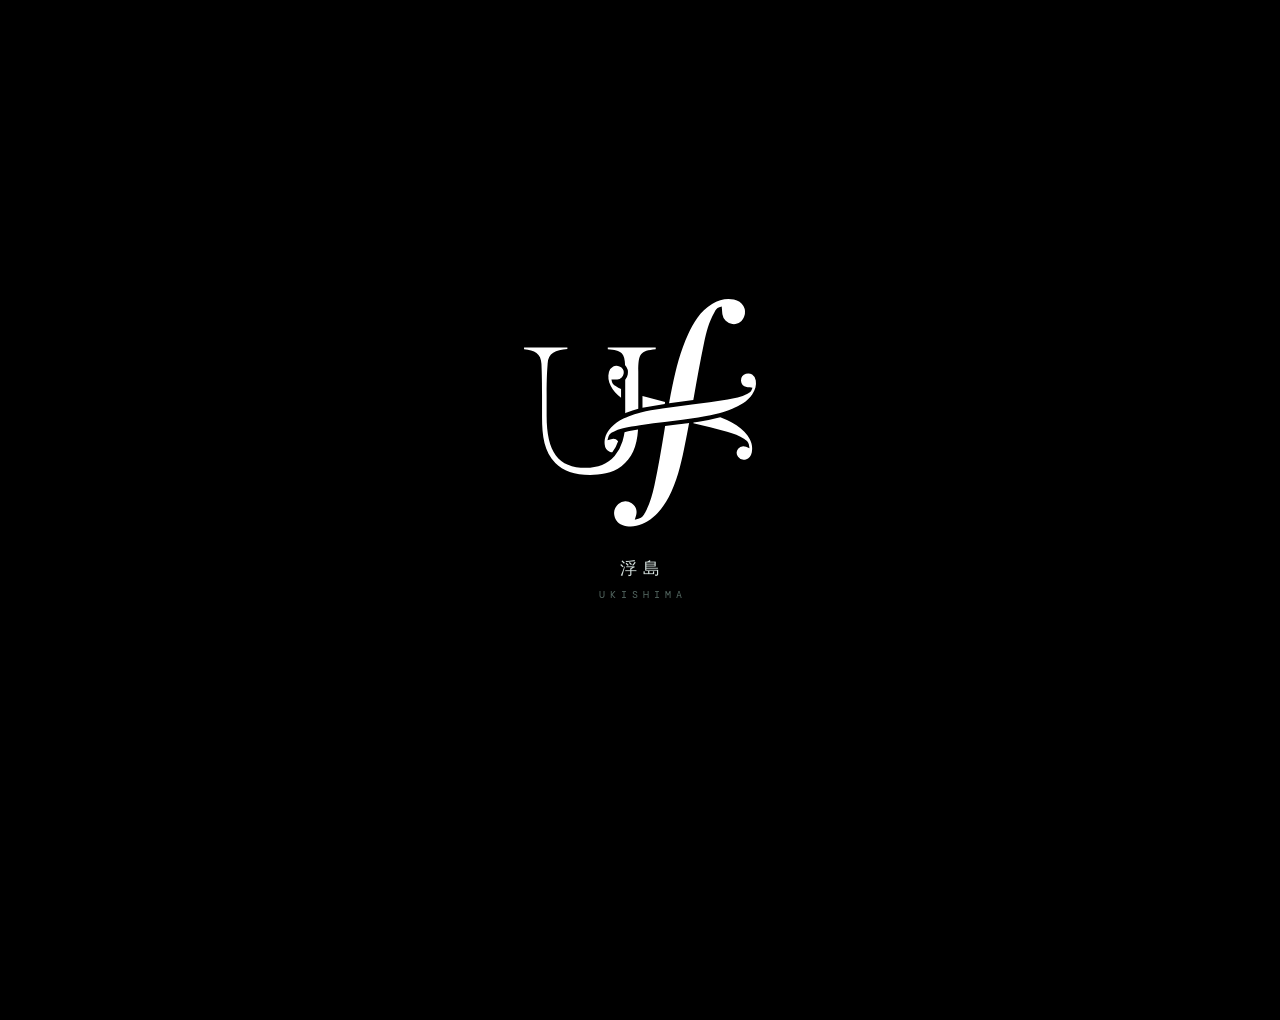
<file: index.html>
﻿<!DOCTYPE html>
<html lang="es">
<head>
  <meta charset="UTF-8">
  <meta name="viewport" content="width=device-width, initial-scale=1.0, viewport-fit=cover">
  <meta name="theme-color" content="#000000">
  <meta name="color-scheme" content="dark">
  <title>Inicio · UNAM</title>
  <link rel="icon" href="assets/images/favicon.svg" type="image/svg+xml">
  <link rel="apple-touch-icon" href="assets/images/apple-touch-icon.png">
  <link rel="manifest" href="manifest.json">
  <link rel="preload" href="assets/fonts/nuFiD-vYSZviVYUb_rj3ij__anPXDTzYgA.woff2" as="font" type="font/woff2" crossorigin>
  <link rel="preload" href="assets/fonts/nuFkD-vYSZviVYUb_rj3ij__anPXDTnogkk7.woff2" as="font" type="font/woff2" crossorigin>
  <link rel="preload" href="assets/fonts/rP2Yp2ywxg089UriI5-g4vlH9VoD8Cmcqbu0-K4.woff2" as="font" type="font/woff2" crossorigin>
  <link rel="preload" href="assets/fonts/aFTU7PB1QTsUX8KYthqQBA.woff2" as="font" type="font/woff2" crossorigin>
  <link rel="stylesheet" href="assets/fonts/google-fonts.css">
  <link rel="stylesheet" href="assets/css/dashboard.css">
  <noscript><style>body { opacity: 1 !important; }</style></noscript>
  <link rel="prefetch" href="temarios.html">
  <link rel="prefetch" href="libros.html">
  <link rel="prefetch" href="avance.html">
  <link rel="prefetch" href="calendario.html">
  <link rel="preload" as="script" href="assets/js/data/data.js">
  <script type="speculationrules">
    {"prefetch":[{"source":"list","urls":["temarios.html","libros.html","avance.html","calendario.html"],"eagerness":"moderate"}]}
  </script>
  <style>
    .hdr-lp {
      fill: rgba(255,255,255,0);
      stroke: #fff;
      stroke-width: 1.4;
      stroke-linecap: round;
      stroke-linejoin: round;
    }
    @keyframes hdrDraw       { to { stroke-dashoffset: 0; } }
    @keyframes hdrFill       { from { fill: rgba(255,255,255,0); } to { fill: rgba(255,255,255,1); } }
    @keyframes hdrFillRadial { from { fill: rgba(255,255,255,1); clip-path: circle(0% at 50% 50%); } to { fill: rgba(255,255,255,1); clip-path: circle(150% at 50% 50%); } }
    @keyframes hdrStrokeFade { to { stroke-opacity: 0; } }

    /* ── Intro / splash de bienvenida (solo la 1ª vez) ── */
    #intro {
      position: fixed; inset: 0; z-index: 100000; background: #000;
      display: flex; flex-direction: column; align-items: center; justify-content: center;
      gap: 30px; transition: opacity 0.7s ease;
    }
    #intro.intro-hide { opacity: 0; pointer-events: none; }
    #intro .intro-logo { width: min(54vw, 232px); height: auto; overflow: visible; display: block; }
    .intro-lp { fill: rgba(255,255,255,0); stroke: #fff; stroke-width: 1.6; stroke-linecap: round; stroke-linejoin: round; }
    #intro .intro-text { display: flex; flex-direction: column; align-items: center; gap: 8px; }
    #intro .intro-jp {
      font-family: 'Hiragino Mincho ProN','Yu Mincho','Noto Serif JP','Noto Serif CJK JP',serif;
      font-size: 17px; letter-spacing: 0.34em; padding-left: 0.34em;
      color: rgba(232,245,242,0.92);
      opacity: 0; animation: introTextIn 0.9s ease 1.5s forwards;
    }
    #intro .intro-ro {
      font-family: 'DM Mono',monospace; font-size: 10px; letter-spacing: 0.5em; padding-left: 0.5em;
      text-transform: uppercase; color: rgba(155,191,181,0.55);
      opacity: 0; animation: introTextIn 0.9s ease 1.85s forwards;
    }
    @keyframes introTextIn { from { opacity: 0; transform: translateY(8px); } to { opacity: 1; transform: none; } }
    @media (prefers-reduced-motion: reduce) {
      .intro-lp { animation: none !important; fill: #fff !important; stroke: none !important; }
      #intro .intro-jp, #intro .intro-ro { animation: none !important; opacity: 1 !important; transform: none !important; }
    }
  </style>
  <script src="assets/js/shared/page-transitions.js"></script>
  <script src="assets/js/shared/carrera.js"></script>
</head>
<body data-defer-logo="">

<!-- Splash de bienvenida (solo la primera vez) -->
<div id="intro" aria-hidden="true">
  <svg class="intro-logo" viewBox="0 0 334.41 327.82" xmlns="http://www.w3.org/2000/svg" aria-label="Ukishima">
    <path class="intro-lp" d="M164.39,188.26c-1.63,25.05-9.18,41.61-23.9,52.89-13.38,10.33-31.85,12.5-45,12.5-22.69,0-39.17-5.67-50.36-17.34C29.19,219.54,26,198.34,26,169.57V138.74c0-25.33-.54-37.6-.82-44.18l0-.77c-.68-15.7-10-20.15-25.12-21.5V70.08H62.52v2.17C45.22,73.53,35,77.82,34,93.69l0,.62c-.58,7.91-1.39,18.74-1.39,44.43v29.12c0,52.94,16.87,75.52,56.39,75.52,17.59,0,31.52-5.82,41.21-16.72h.1l.8-1a58.3,58.3,0,0,0,10.79-20.3l.41-1.3,0,0a85.39,85.39,0,0,0,2.59-12.13c3.26-.83,6.89-1.57,11.28-2.31C158.66,189.17,161.41,188.73,164.39,188.26ZM120.77,70.08v2.18c9.64.69,16.37,1.79,20.4,6.45,3,3.52,4.18,8.59,4.56,16.79l.06,0v.09a15.31,15.31,0,0,1,3.74,13.2h0a15.06,15.06,0,0,1-3.64,7.48v48.33c.78-.34,1.56-.68,2.35-1a128,128,0,0,1,16.49-5.42V104.48c0-25.86,2.66-29.92,25.13-32.14V70.08Z"/>
    <path class="intro-lp" d="M245.1,139.68c4.54-25.51,9.24-51.88,14.66-77.7,2.94-14,6.72-28.81,14.38-42.23l.59-1.07c1.36-2.51,3.06-5.63,6.71-6.74L285,10.87l.31,3.69c.08.85.14,1.68.2,2.5.12,1.7.24,3.31.46,4.88a16.64,16.64,0,0,0,14.39,14.2c8,.8,14.55-3.51,17.13-11.25a18,18,0,0,0-1.2-14.84c-2.72-4.7-7.6-8-13.74-9.25-10.42-2.14-21,0-31.49,6.37C253.57,17.79,244,34.81,236.91,50.06c-11.65,25.14-18,51.55-22.74,74.07-1.81,8.7-3.49,17.49-5.09,26.29,10.79-1.55,21.61-3,32.17-4.34l2.78-.37C244.39,143.7,244.75,141.68,245.1,139.68Z"/>
    <path class="intro-lp" d="M201.92,192.49c-4.11,25-8.37,50.84-13.89,76.07-3.23,14.75-6.67,26.91-12.95,38.32-.22.4-.44.82-.66,1.25-1.59,3.07-3.77,7.28-9.56,8.67l-5.21,1.25,1.66-5.1c2.43-7.48.15-14.45-6.1-18.66a16.11,16.11,0,0,0-9-2.68A15.12,15.12,0,0,0,136,295.39c-5.73,5.23-7.52,11.91-5.15,19.32,2.3,7.21,8,11.48,17,12.7,13.37,1.8,25.84-2.33,38.15-12.65,10.42-8.73,18.61-20.24,26.56-37.32,10.38-22.31,15.27-46.79,20-70.46l.59-3c1.67-8.35,3.28-16.76,4.84-25.17l-2,.26-3.44.46q-2.76.38-5.52.72l-3.5.44-5.87.72-2.94.35-8.4,1-2.92.35C203,186.27,202.43,189.39,201.92,192.49Z"/>
    <path class="intro-lp" d="M252,176.77a290.48,290.48,0,0,0,30.92-6.42,123.19,123.19,0,0,1,16,7.29c10.73,5.94,17.83,11.76,23,18.89,6.05,8.32,8.14,16.45,6.4,24.87-1.12,5.43-3.94,8.74-8.37,9.82a10.42,10.42,0,0,1-11.43-3.91,9.57,9.57,0,0,1,.16-11.41,9.07,9.07,0,0,1,7.28-3.67,10.86,10.86,0,0,1,4.08.83l5,2-.89-5.29c-.72-4.33-3.74-6.17-5.74-7.39-.26-.16-.52-.31-.77-.48-7.32-4.71-15.24-7.56-24.89-10.39-16.08-4.71-32.61-8.63-48.61-12.42l.21-1.15m-41.47-26.61.54-3c-10.79-2.71-21.77-5.5-32.63-8.44V156.8c8.56-1.9,17.28-3.23,25.75-4.51l1.9-.29M140.5,98.87a11.31,11.31,0,0,0-2.9-1.73,11.86,11.86,0,0,0-4.49-.92,10,10,0,0,0-4.48,1,12.19,12.19,0,0,0-6.17,8c-1.81,6.5-.91,13.32,2.67,20.25,3.25,6.3,8,11.71,14.76,16.75V129.78a64.46,64.46,0,0,1-7.82-4.44l-.63-.41c-1.66-1.05-4-2.5-4.6-5.39L126,116l3.69-.07h1.74c1.08,0,2.11,0,3.1-.07a10,10,0,0,0,6.25-2.83,9.56,9.56,0,0,0,2.81-5.15,9.25,9.25,0,0,0-2.84-8.7Z"/>
    <path class="intro-lp" d="M334.1,117.54a12.22,12.22,0,0,0-5.21-8.63,10.31,10.31,0,0,0-5.59-1.6,12,12,0,0,0-3.32.48,9.31,9.31,0,0,0-7.2,9.91,9.93,9.93,0,0,0,8.08,9c1,.18,2.05.31,3.15.44l1.65.21,3.68.49-1.25,3.49c-1,2.78-3.41,4-5.18,4.81-.23.11-.46.22-.68.34-9.19,4.7-19.16,6.76-28.56,8.28-17.18,2.79-34.7,5.09-51.64,7.3-14,1.84-28.54,3.74-42.75,5.91l-1.9.29c-9.57,1.45-19.46,3-28.93,5.27a123.66,123.66,0,0,0-17.94,5.71c-2.17.89-4.29,1.84-6.3,2.81-8,3.86-13.93,8.08-18.72,13.3-7,7.58-10,15.42-9.22,24,.49,5.53,2.91,9.14,7.18,10.72a12.38,12.38,0,0,0,3.85.8A52.19,52.19,0,0,0,135.65,205a9.32,9.32,0,0,0-10.2-3l-5.16,1.43,1.49-5.15c1.22-4.24,4.44-5.72,6.58-6.7l.8-.37a68.74,68.74,0,0,1,12.14-4.52c3.94-1.08,8.31-2,13.77-2.94,3.63-.62,7.58-1.25,12.06-1.92,12.84-1.91,25.91-3.45,38.55-4.94,14.9-1.75,30.3-3.57,45.34-6s32.41-5.77,49.26-12.66c10.12-4.14,21.46-9.85,28.83-20.82h0C333.47,130.88,335.15,124.21,334.1,117.54Z"/>
  </svg>
  <div class="intro-text">
    <div class="intro-jp">浮島</div>
    <div class="intro-ro">Ukishima</div>
  </div>
</div>
<script>
(function () {
  // Si no hay carrera elegida, muestra la pantalla de selección.
  function showCarreraIfNeeded() {
    if (window.UK && UK.getCarrera && !UK.getCarrera() && UK.showCarreraSelect) {
      UK.showCarreraSelect(function () { location.reload(); });
    }
  }
  var intro = document.getElementById('intro');
  if (!intro) { showCarreraIfNeeded(); return; }
  var KEY = 'ukishima_intro_v1', seen = null;
  try { seen = localStorage.getItem(KEY); } catch (e) {}
  if (seen) {
    if (intro.parentNode) intro.parentNode.removeChild(intro);
    showCarreraIfNeeded();
    return;
  }
  try { localStorage.setItem(KEY, '1'); } catch (e) {}
  document.body.style.opacity = '1';
  var DELAYS = [0, 0.7, 0.7, 1.5, 1.5], DURS = [1.3, 0.9, 0.9, 0.6, 0.6];
  var EASE = 'cubic-bezier(0.4,0,0.2,1)';
  intro.querySelectorAll('.intro-lp').forEach(function (p, i) {
    var len = p.getTotalLength();
    if (len < 10) { p.style.display = 'none'; return; }
    p.style.strokeDasharray = len; p.style.strokeDashoffset = len;
    var delay = DELAYS[i] != null ? DELAYS[i] : i * 0.2;
    var dur = DURS[i] != null ? DURS[i] : 0.9;
    var fillDelay = delay + dur - 0.2;
    p.style.animation = [
      'hdrDraw ' + dur + 's ' + EASE + ' ' + delay + 's forwards',
      'hdrFill 0.7s ease ' + fillDelay + 's forwards',
      'hdrStrokeFade 0.25s ease ' + (fillDelay + 0.7) + 's forwards'
    ].join(', ');
  });
  setTimeout(function () {
    intro.classList.add('intro-hide');
    setTimeout(function () {
      if (intro.parentNode) intro.parentNode.removeChild(intro);
      showCarreraIfNeeded();
    }, 750);
  }, 3700);
})();
</script>

<header class="header">
  <div class="header-left">
    <a href="estadisticas.html" class="header-logo" title="Ver estadísticas">
      <svg id="hdr-logo" xmlns="http://www.w3.org/2000/svg" viewBox="0 0 334.41 327.82" style="height:26px;width:auto;display:block;overflow:visible" aria-label="Ukishima">
        <path class="hdr-lp" d="M164.39,188.26c-1.63,25.05-9.18,41.61-23.9,52.89-13.38,10.33-31.85,12.5-45,12.5-22.69,0-39.17-5.67-50.36-17.34C29.19,219.54,26,198.34,26,169.57V138.74c0-25.33-.54-37.6-.82-44.18l0-.77c-.68-15.7-10-20.15-25.12-21.5V70.08H62.52v2.17C45.22,73.53,35,77.82,34,93.69l0,.62c-.58,7.91-1.39,18.74-1.39,44.43v29.12c0,52.94,16.87,75.52,56.39,75.52,17.59,0,31.52-5.82,41.21-16.72h.1l.8-1a58.3,58.3,0,0,0,10.79-20.3l.41-1.3,0,0a85.39,85.39,0,0,0,2.59-12.13c3.26-.83,6.89-1.57,11.28-2.31C158.66,189.17,161.41,188.73,164.39,188.26ZM120.77,70.08v2.18c9.64.69,16.37,1.79,20.4,6.45,3,3.52,4.18,8.59,4.56,16.79l.06,0v.09a15.31,15.31,0,0,1,3.74,13.2h0a15.06,15.06,0,0,1-3.64,7.48v48.33c.78-.34,1.56-.68,2.35-1a128,128,0,0,1,16.49-5.42V104.48c0-25.86,2.66-29.92,25.13-32.14V70.08Z"/>
        <path class="hdr-lp" d="M245.1,139.68c4.54-25.51,9.24-51.88,14.66-77.7,2.94-14,6.72-28.81,14.38-42.23l.59-1.07c1.36-2.51,3.06-5.63,6.71-6.74L285,10.87l.31,3.69c.08.85.14,1.68.2,2.5.12,1.7.24,3.31.46,4.88a16.64,16.64,0,0,0,14.39,14.2c8,.8,14.55-3.51,17.13-11.25a18,18,0,0,0-1.2-14.84c-2.72-4.7-7.6-8-13.74-9.25-10.42-2.14-21,0-31.49,6.37C253.57,17.79,244,34.81,236.91,50.06c-11.65,25.14-18,51.55-22.74,74.07-1.81,8.7-3.49,17.49-5.09,26.29,10.79-1.55,21.61-3,32.17-4.34l2.78-.37C244.39,143.7,244.75,141.68,245.1,139.68Z"/>
        <path class="hdr-lp" d="M201.92,192.49c-4.11,25-8.37,50.84-13.89,76.07-3.23,14.75-6.67,26.91-12.95,38.32-.22.4-.44.82-.66,1.25-1.59,3.07-3.77,7.28-9.56,8.67l-5.21,1.25,1.66-5.1c2.43-7.48.15-14.45-6.1-18.66a16.11,16.11,0,0,0-9-2.68A15.12,15.12,0,0,0,136,295.39c-5.73,5.23-7.52,11.91-5.15,19.32,2.3,7.21,8,11.48,17,12.7,13.37,1.8,25.84-2.33,38.15-12.65,10.42-8.73,18.61-20.24,26.56-37.32,10.38-22.31,15.27-46.79,20-70.46l.59-3c1.67-8.35,3.28-16.76,4.84-25.17l-2,.26-3.44.46q-2.76.38-5.52.72l-3.5.44-5.87.72-2.94.35-8.4,1-2.92.35C203,186.27,202.43,189.39,201.92,192.49Z"/>
        <path class="hdr-lp" d="M252,176.77a290.48,290.48,0,0,0,30.92-6.42,123.19,123.19,0,0,1,16,7.29c10.73,5.94,17.83,11.76,23,18.89,6.05,8.32,8.14,16.45,6.4,24.87-1.12,5.43-3.94,8.74-8.37,9.82a10.42,10.42,0,0,1-11.43-3.91,9.57,9.57,0,0,1,.16-11.41,9.07,9.07,0,0,1,7.28-3.67,10.86,10.86,0,0,1,4.08.83l5,2-.89-5.29c-.72-4.33-3.74-6.17-5.74-7.39-.26-.16-.52-.31-.77-.48-7.32-4.71-15.24-7.56-24.89-10.39-16.08-4.71-32.61-8.63-48.61-12.42l.21-1.15m-41.47-26.61.54-3c-10.79-2.71-21.77-5.5-32.63-8.44V156.8c8.56-1.9,17.28-3.23,25.75-4.51l1.9-.29M140.5,98.87a11.31,11.31,0,0,0-2.9-1.73,11.86,11.86,0,0,0-4.49-.92,10,10,0,0,0-4.48,1,12.19,12.19,0,0,0-6.17,8c-1.81,6.5-.91,13.32,2.67,20.25,3.25,6.3,8,11.71,14.76,16.75V129.78a64.46,64.46,0,0,1-7.82-4.44l-.63-.41c-1.66-1.05-4-2.5-4.6-5.39L126,116l3.69-.07h1.74c1.08,0,2.11,0,3.1-.07a10,10,0,0,0,6.25-2.83,9.56,9.56,0,0,0,2.81-5.15,9.25,9.25,0,0,0-2.84-8.7Z"/>
        <path class="hdr-lp" d="M334.1,117.54a12.22,12.22,0,0,0-5.21-8.63,10.31,10.31,0,0,0-5.59-1.6,12,12,0,0,0-3.32.48,9.31,9.31,0,0,0-7.2,9.91,9.93,9.93,0,0,0,8.08,9c1,.18,2.05.31,3.15.44l1.65.21,3.68.49-1.25,3.49c-1,2.78-3.41,4-5.18,4.81-.23.11-.46.22-.68.34-9.19,4.7-19.16,6.76-28.56,8.28-17.18,2.79-34.7,5.09-51.64,7.3-14,1.84-28.54,3.74-42.75,5.91l-1.9.29c-9.57,1.45-19.46,3-28.93,5.27a123.66,123.66,0,0,0-17.94,5.71c-2.17.89-4.29,1.84-6.3,2.81-8,3.86-13.93,8.08-18.72,13.3-7,7.58-10,15.42-9.22,24,.49,5.53,2.91,9.14,7.18,10.72a12.38,12.38,0,0,0,3.85.8A52.19,52.19,0,0,0,135.65,205a9.32,9.32,0,0,0-10.2-3l-5.16,1.43,1.49-5.15c1.22-4.24,4.44-5.72,6.58-6.7l.8-.37a68.74,68.74,0,0,1,12.14-4.52c3.94-1.08,8.31-2,13.77-2.94,3.63-.62,7.58-1.25,12.06-1.92,12.84-1.91,25.91-3.45,38.55-4.94,14.9-1.75,30.3-3.57,45.34-6s32.41-5.77,49.26-12.66c10.12-4.14,21.46-9.85,28.83-20.82h0C333.47,130.88,335.15,124.21,334.1,117.54Z"/>
      </svg>
      <script>
      (function () {
        var DELAYS = [0, 0.8, 0.8, 1.8, 1.8];
        var DURS   = [1.1, 0.7, 0.7, 0.45, 0.45];
        var EASE   = 'cubic-bezier(0.4,0,0.2,1)';
        document.querySelectorAll('.hdr-lp').forEach(function (p, i) {
          var len = p.getTotalLength();
          if (len < 10) { p.style.display = 'none'; return; }
          p.style.strokeDasharray  = len;
          p.style.strokeDashoffset = len;
          var delay           = DELAYS[i] !== undefined ? DELAYS[i] : i * 0.15;
          var dur             = DURS[i]   !== undefined ? DURS[i]   : 0.8;
          var fillDelay       = delay + dur - 0.2;
          var fadeDur         = 0.3;
          var strokeFadeDelay = fillDelay + fadeDur;
          if (i >= 3) {
            // Trazo: solo hdrDraw + hdrStrokeFade (el fill queda transparente)
            p.style.animation = [
              'hdrDraw '       + dur + 's ' + EASE + ' ' + delay + 's forwards',
              'hdrStrokeFade 0.2s ease ' + (fillDelay + 0.85) + 's forwards',
            ].join(', ');
            // Clon: solo fill con reveal radial, sin stroke
            var c = p.cloneNode(true);
            c.style.stroke = 'none';
            c.style.strokeDasharray  = '';
            c.style.strokeDashoffset = '';
            c.style.animation = 'hdrFillRadial 0.8s ease-out ' + fillDelay + 's both';
            c.style.animationPlayState = 'paused';
            p.parentNode.insertBefore(c, p.nextSibling);
          } else {
            var fDur = (i === 1 || i === 2) ? 0.7 : fadeDur;
            p.style.animation = [
              'hdrDraw '       + dur  + 's ' + EASE + ' ' + delay          + 's forwards',
              'hdrFill '       + fDur + 's ease '         + fillDelay      + 's forwards',
              'hdrStrokeFade 0.2s ease ' +                 strokeFadeDelay + 's forwards',
            ].join(', ');
          }
          p.style.animationPlayState = 'paused';
        });
      })();
      </script>
    </a>
    <div class="header-divider"></div>
    <div class="header-text">
      <div class="header-title"><span id="dash-carrera">Matemáticas</span> <span class="dash-version" id="dash-version">· v59</span></div>
      <div class="header-sub">Facultad de Ciencias · UNAM</div>
    </div>
  </div>
</header>

<svg style="display:none" aria-hidden="true">
  <symbol id="icon-dl" viewBox="0 0 24 24" fill="none" stroke="currentColor" stroke-width="2" stroke-linecap="round">
    <path d="M21 15v4a2 2 0 0 1-2 2H5a2 2 0 0 1-2-2v-4"/><polyline points="7 10 12 15 17 10"/><line x1="12" y1="15" x2="12" y2="3"/>
  </symbol>
</svg>

<div class="bh-container">
<div class="bh-wrap">
  <pre class="bh-art" id="bh-stars" aria-hidden="true"></pre>
  <pre class="bh-art" id="bh-art"   aria-hidden="true"></pre>
</div>

<!-- Prompt para navegador (no instalada) -->
<div class="dash-browser-prompt" id="dash-browser-prompt" style="display:none">
  <p class="dash-browser-title" id="dash-browser-title">Matemáticas UNAM</p>
  <p class="dash-browser-sub">Instala la app para acceder a<br>temarios, bibliografía y calendario.</p>
  <button id="btn-install-prompt" class="dash-install-btn dash-install-btn--big" style="display:none">
    <svg viewBox="0 0 24 24" width="17" height="17" aria-hidden="true"><use href="#icon-dl"/></svg>
    Instalar aplicación
  </button>
</div>

<div class="dash-bottom" id="dash-bottom">
  <p class="dash-page-title" id="dash-page-title">Matemáticas UNAM</p>
  <div class="dash-title-divider"></div>
  <div class="dash-statsrow">
    <div class="dash-stat-card">
      <span class="dash-stat-val" id="hs-mats">—</span>
      <span class="dash-stat-key">Materias</span>
    </div>
    <div class="dash-stat-card">
      <span class="dash-stat-val" id="hs-creds">—</span>
      <span class="dash-stat-key">Créditos</span>
    </div>
    <div class="dash-stat-card">
      <span class="dash-stat-val" id="hs-pct">—</span>
      <span class="dash-stat-key">Avance</span>
    </div>
    <div class="dash-stat-card">
      <span class="dash-stat-val" id="hs-avg">—</span>
      <span class="dash-stat-key">Promedio</span>
    </div>
  </div>

  <div id="dash-sem-progress"></div>

  <button id="btn-install" class="dash-install-btn" style="display:none">
    <svg viewBox="0 0 24 24" width="15" height="15" aria-hidden="true"><use href="#icon-dl"/></svg>
    Instalar aplicación
  </button>

  <div class="dash-pills">
    <a href="temarios.html" class="dash-pill">
      <svg viewBox="0 0 24 24" fill="none" stroke="currentColor" stroke-width="1.8" stroke-linecap="round"><line x1="8" y1="6" x2="21" y2="6"/><line x1="8" y1="12" x2="21" y2="12"/><line x1="8" y1="18" x2="21" y2="18"/><line x1="3" y1="6" x2="3.01" y2="6"/><line x1="3" y1="12" x2="3.01" y2="12"/><line x1="3" y1="18" x2="3.01" y2="18"/></svg>
      Temarios
    </a>
    <a href="libros.html" class="dash-pill">
      <svg viewBox="0 0 24 24" fill="none" stroke="currentColor" stroke-width="1.8" stroke-linecap="round"><path d="M4 19.5A2.5 2.5 0 0 1 6.5 17H20"/><path d="M6.5 2H20v20H6.5A2.5 2.5 0 0 1 4 19.5v-15A2.5 2.5 0 0 1 6.5 2z"/></svg>
      Bibliografía
    </a>
    <a href="calendario.html" class="dash-pill">
      <svg viewBox="0 0 24 24" fill="none" stroke="currentColor" stroke-width="1.8" stroke-linecap="round"><rect x="3" y="4" width="18" height="18" rx="2" ry="2"/><line x1="16" y1="2" x2="16" y2="6"/><line x1="8" y1="2" x2="8" y2="6"/><line x1="3" y1="10" x2="21" y2="10"/></svg>
      Calendario
    </a>
  </div>

</div>
</div>

<!-- BOTTOM NAV -->
<nav class="bottom-nav">
  <a href="index.html" class="nav-item active">
    <svg viewBox="0 0 24 24"><path d="M3 9l9-7 9 7v11a2 2 0 0 1-2 2H5a2 2 0 0 1-2-2z"/><polyline points="9 22 9 12 15 12 15 22"/></svg>
    <span>Inicio</span>
  </a>
  <a href="temarios.html" class="nav-item">
    <svg viewBox="0 0 24 24"><line x1="8" y1="6" x2="21" y2="6"/><line x1="8" y1="12" x2="21" y2="12"/><line x1="8" y1="18" x2="21" y2="18"/><line x1="3" y1="6" x2="3.01" y2="6"/><line x1="3" y1="12" x2="3.01" y2="12"/><line x1="3" y1="18" x2="3.01" y2="18"/></svg>
    <span>Temarios</span>
  </a>
  <a href="avance.html" class="nav-item">
    <svg viewBox="0 0 24 24"><line x1="18" y1="20" x2="18" y2="10"/><line x1="12" y1="20" x2="12" y2="4"/><line x1="6" y1="20" x2="6" y2="14"/><line x1="2" y1="20" x2="22" y2="20"/></svg>
    <span>Avance</span>
  </a>
  <a href="libros.html" class="nav-item">
    <svg viewBox="0 0 24 24"><path d="M4 19.5A2.5 2.5 0 0 1 6.5 17H20"/><path d="M6.5 2H20v20H6.5A2.5 2.5 0 0 1 4 19.5v-15A2.5 2.5 0 0 1 6.5 2z"/></svg>
    <span>Libros</span>
  </a>
  <a href="calendario.html" class="nav-item">
    <svg viewBox="0 0 24 24"><rect x="3" y="4" width="18" height="18" rx="2" ry="2"/><line x1="16" y1="2" x2="16" y2="6"/><line x1="8" y1="2" x2="8" y2="6"/><line x1="3" y1="10" x2="21" y2="10"/></svg>
    <span>Horario</span>
  </a>
</nav>

<script src="assets/js/shared/stars-bg.js"></script>
<script>
var _isSA = window.matchMedia('(display-mode: standalone)').matches || !!navigator.standalone;
(function () {
  if (!window.STANDALONE_GATE) return;
  var prompt = document.getElementById('dash-browser-prompt');
  var bottom = document.getElementById('dash-bottom');
  var nav    = document.querySelector('.bottom-nav');
  if (!_isSA) {
    prompt.style.display = 'flex';
    bottom.style.display = 'none';
    nav.style.display    = 'none';
  }
})();
</script>
<script src="assets/js/data/data-fisica.js"></script>
<script src="assets/js/data/data-actuaria.js"></script>
<script src="assets/js/data/data.js"></script>
<script src="assets/js/temarios/state.js"></script>
<script>
(function () {
  // Nombre de la carrera activa en el header y los títulos.
  if (!window.UK || !UK.carreraInfo) return;
  var name = UK.carreraInfo().name;
  var c = document.getElementById('dash-carrera');        if (c) c.textContent = name;
  var b = document.getElementById('dash-browser-title');  if (b) b.textContent = name + ' UNAM';
  var p = document.getElementById('dash-page-title');     if (p) p.textContent = name + ' UNAM';
  document.title = 'Inicio · ' + name;
})();
</script>
<script>
(function () {
  if (window.STANDALONE_GATE && !_isSA) return;
  const allMats = CURRICULUM.flatMap(function(s) { return s.materias; });
  const total   = allMats.length;

  var _avProg = {};
  try { _avProg = (JSON.parse(localStorage.getItem((window.UK&&UK.sk?UK.sk('ukishima_avance_v2'):'ukishima_avance_v2'))||'null')||{}).progress||{}; } catch(e){}
  function isCredited(m) { return isComplete(m) || (_avProg[m.id] && _avProg[m.id].finalGrade != null); }

  var _stats = allMats.reduce(function(acc, m) {
    if (isCredited(m)) { acc.done++; acc.earned += m.creditos; }
    return acc;
  }, { done: 0, earned: 0 });
  const done   = _stats.done;
  const earned = _stats.earned;
  const pct    = Math.min(100, Math.round(earned / (TOTAL_CREDITOS||1) * 100));

  function countUp(el, end, dur, fmt) {
    if (window.matchMedia && window.matchMedia('(prefers-reduced-motion: reduce)').matches) {
      el.textContent = fmt(end);
      return;
    }
    var s = performance.now();
    (function frame(now) {
      var p = Math.min(1, (now - s) / dur);
      var ease = 1 - Math.pow(1 - p, 3);
      el.textContent = fmt(end * ease);
      if (p < 1) requestAnimationFrame(frame);
    })(s);
  }

  countUp(document.getElementById('hs-mats'),  done,   650, function(v) { return Math.round(v) + ' / ' + total; });
  countUp(document.getElementById('hs-creds'), earned, 750, function(v) { return Math.round(v); });
  countUp(document.getElementById('hs-pct'),  pct,    800, function(v) { return Math.round(v) + '%'; });

  // Promedio general de materias cursadas (con calificación final)
  (function() {
    try {
      var _curricIds = new Set(allMats.map(function(m){return m.id;}));
      var grades = Object.entries(_avProg)
        .filter(function(e) { return _curricIds.has(e[0]); })
        .map(function(e) { return e[1].finalGrade; })
        .filter(function(g) { return g != null && !isNaN(g); });
      var el = document.getElementById('hs-avg');
      if (el && grades.length) {
        var avg = grades.reduce(function(s, g) { return s + g; }, 0) / grades.length;
        countUp(el, avg, 700, function(v) { return v.toFixed(1); });
      }
    } catch(e) {}
  })();

  // Semester progress strip
  (function () {
    const FIRST    = new Date(2026, 7, 10);  // 10 ago 2026 — inicio de clases (2027-1)
    const LAST     = new Date(2026, 11, 4);  // 4 dic 2026 — fin del semestre (display)
    const LAST_END = new Date(2026, 11, 5);  // medianoche del 5 = fin real del día 4
    const FINALS   = new Date(2026, 11, 11); // 11 dic 2026 — fin del 1er periodo de ordinarios
    const NEXT_SEM = new Date(2027, 1, 2);   // ~2 feb 2027 — inicio estimado de 2027-2
    const _dow = LAST.getDay();
    const FINALS_START = new Date(LAST.getTime() + (_dow === 1 ? 7 : (8 - _dow) % 7) * 86400000);
    const now    = new Date();
    const MSHRT  = ['ene','feb','mar','abr','may','jun','jul','ago','sep','oct','nov','dic'];
    const total_ms   = LAST_END - FIRST;
    const elapsed_ms = Math.max(0, Math.min(total_ms, now - FIRST));
    const spct    = Math.min(100, Math.floor(elapsed_ms / total_ms * 100));
    const fmt = d => d.getDate() + ' ' + MSHRT[d.getMonth()] + ' ' + d.getFullYear();

    const afterSem    = now >= LAST_END;
    const inFinals    = now >= FINALS_START && now <= FINALS;
    const afterFinals = now > FINALS;
    const inVacation  = afterFinals && now < NEXT_SEM;
    const remain  = Math.max(0, Math.floor((LAST_END  - now) / 86400000));
    const daysVac = Math.max(0, Math.ceil( (NEXT_SEM  - now) / 86400000));

    const displayPct = afterSem ? 100 : spct;
    const barExtra = inFinals         ? ' dash-sem-bar--finals'
                   : afterSem         ? ' dash-sem-bar--neutral'
                   : displayPct === 0 ? ' dash-sem-bar--zero'
                   :                   '';
    const daysFin = Math.max(0, Math.ceil((FINALS - now) / 86400000));
    const countLabel = inFinals   ? 'Finales · ' + daysFin + 'd'
                     : inVacation ? daysVac + 'd'
                     : afterSem   ? ''
                     : remain === 0 ? spct + '% · ' + Math.ceil((LAST_END - now) / 3600000) + 'h'
                     :               spct + '% · ' + remain + 'd';

    document.getElementById('dash-sem-progress').innerHTML =
      '<div class="dash-sem-row">' +
        '<div class="dash-sem-bar-wrap">' +
          '<div class="dash-sem-bar' + barExtra + '" id="dash-bar-fill" style="width:0"></div>' +
        '</div>' +
        '<span class="dash-sem-today">' + countLabel + '</span>' +
      '</div>' +
      '<div class="dash-sem-meta">' +
        '<span class="dash-sem-date">10 ago 2026</span>' +
        '<span class="dash-sem-today dash-sem-hoy">&#9679; ' + fmt(now) + '</span>' +
        '<span class="dash-sem-date">4 dic 2026</span>' +
      '</div>';
    requestAnimationFrame(function() {
      var fill = document.getElementById('dash-bar-fill');
      if (fill) fill.style.width = displayPct + '%';
    });
  })();
})();
</script>
<script src="assets/js/shared/bh-art.js"></script>
<script>
(function () {
  var deferredPrompt = null;
  var btn        = document.getElementById('btn-install');
  var btnPrompt  = document.getElementById('btn-install-prompt');

  function onInstall() {
    deferredPrompt.prompt();
    deferredPrompt.userChoice.then(function () {
      deferredPrompt = null;
      if (btn)       btn.style.display       = 'none';
      if (btnPrompt) btnPrompt.style.display  = 'none';
    });
  }

  window.addEventListener('beforeinstallprompt', function (e) {
    e.preventDefault();
    deferredPrompt = e;
    if (btn)       btn.style.display       = 'flex';
    if (btnPrompt) btnPrompt.style.display  = 'flex';
  });


  if (btn)       btn.addEventListener('click',       onInstall);
  if (btnPrompt) btnPrompt.addEventListener('click', onInstall);

  window.addEventListener('appinstalled', function () {
    deferredPrompt = null;
    if (btn)       btn.style.display       = 'none';
    if (btnPrompt) btnPrompt.style.display  = 'none';
  });
})();
</script>
<script>
if ('serviceWorker' in navigator) {
  navigator.serviceWorker.register('./sw.js', { updateViaCache: 'none' }).catch(function(e) {
    console.warn('[SW] Registro fallido:', e);
  });
  // Recarga única cuando un SW nuevo toma control: evita quedar en versión fantasma
  var _swRefreshed = false;
  navigator.serviceWorker.addEventListener('controllerchange', function () {
    if (_swRefreshed) return;
    _swRefreshed = true;
    location.reload();
  });
  caches.keys().then(function(keys) {
    var k = keys.find(function(k) { return k.startsWith('ukishima-'); });
    var el = document.getElementById('dash-version');
    if (el && k) el.textContent = '· ' + k.replace('ukishima-', '');
  });
}
</script>
</body>
</html>
</file>
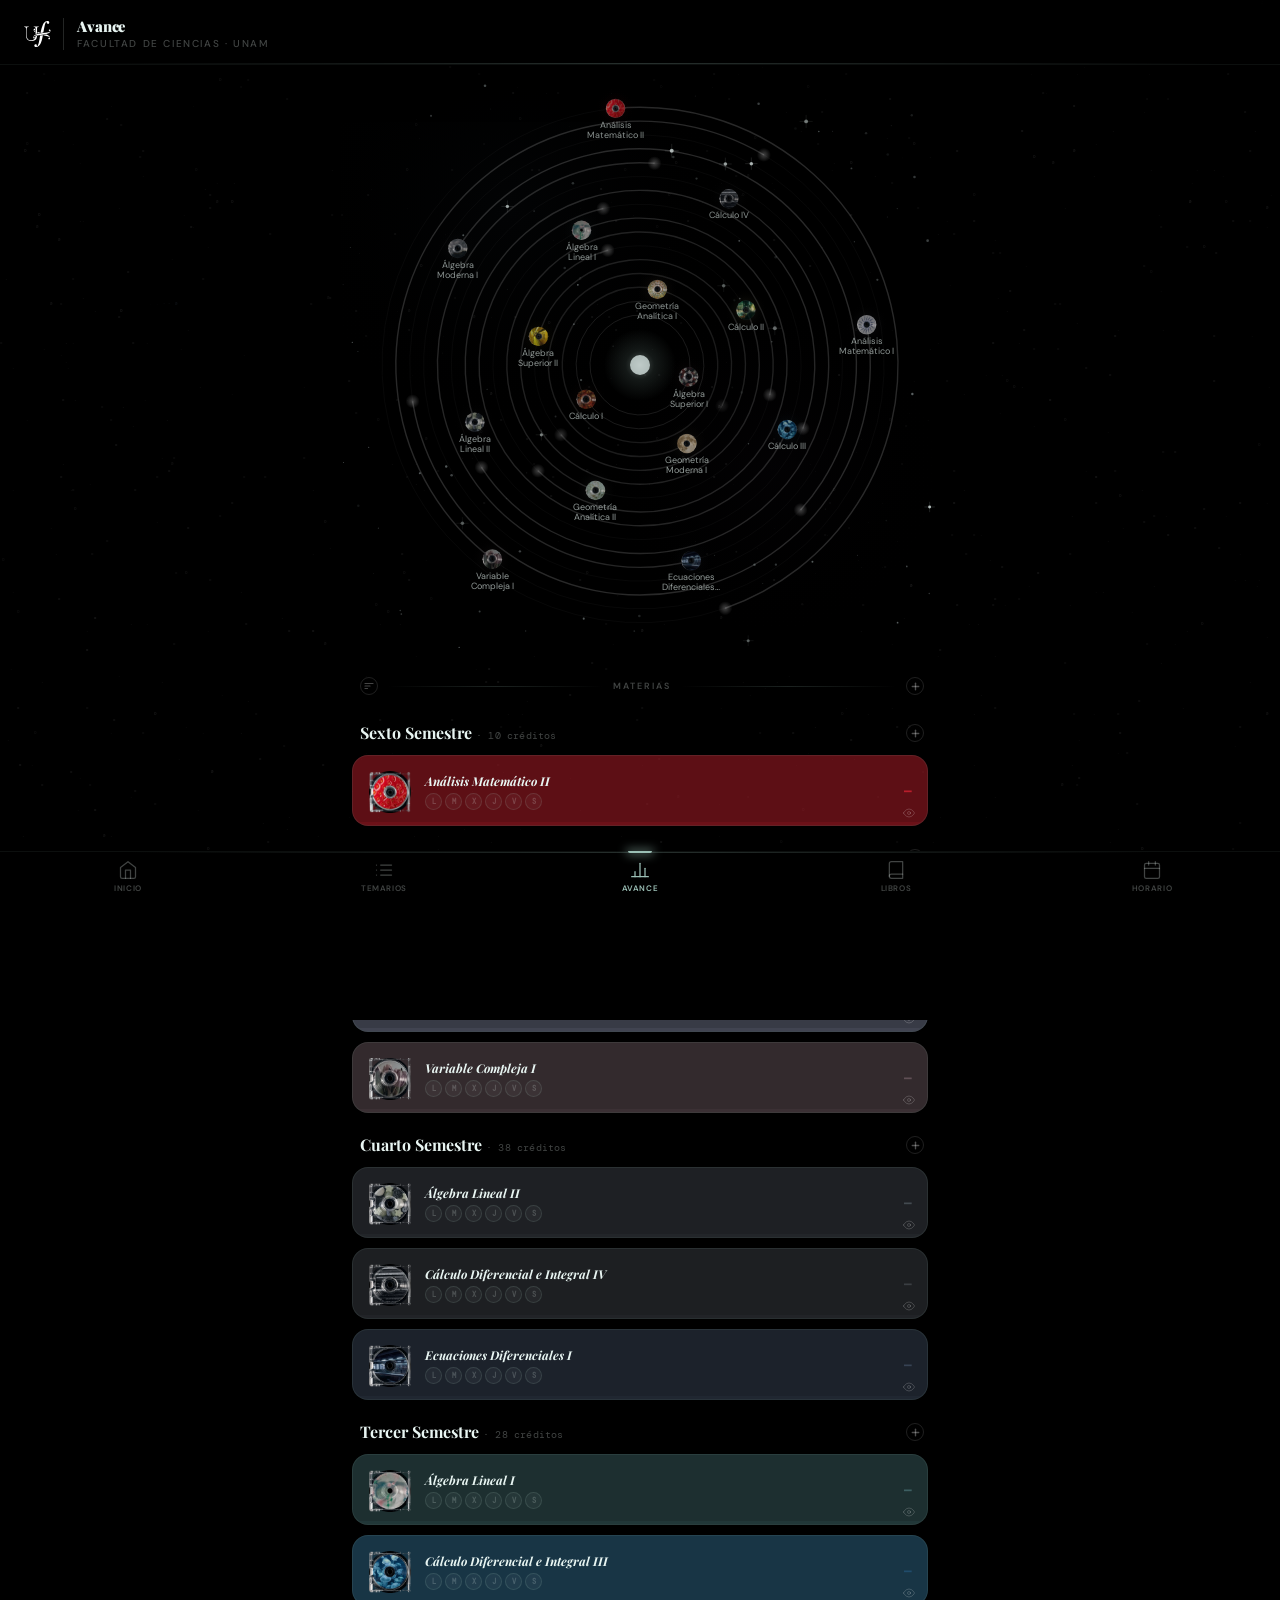
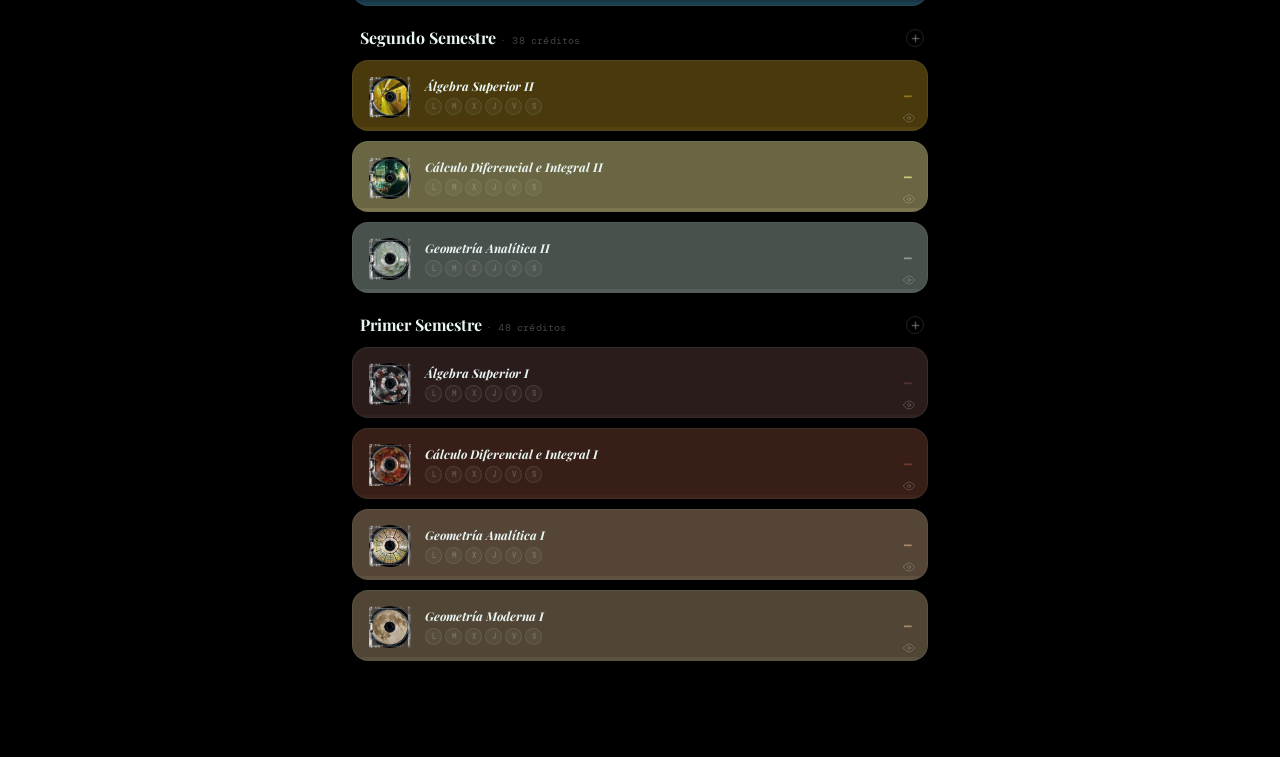
<file: avance.html>
<!DOCTYPE html>
<html lang="es">
<head>
  <meta charset="UTF-8">
  <meta name="viewport" content="width=device-width, initial-scale=1.0, viewport-fit=cover">
  <meta name="theme-color" content="#000000">
  <meta name="color-scheme" content="dark">
  <title>Avance · UNAM</title>
  <link rel="icon" href="assets/images/favicon.svg" type="image/svg+xml">
  <link rel="apple-touch-icon" href="assets/images/apple-touch-icon.png">
  <link rel="manifest" href="manifest.json">
  <link rel="preload" href="assets/fonts/nuFiD-vYSZviVYUb_rj3ij__anPXDTzYgA.woff2" as="font" type="font/woff2" crossorigin>
  <link rel="preload" href="assets/fonts/nuFkD-vYSZviVYUb_rj3ij__anPXDTnogkk7.woff2" as="font" type="font/woff2" crossorigin>
  <link rel="preload" href="assets/fonts/rP2Yp2ywxg089UriI5-g4vlH9VoD8Cmcqbu0-K4.woff2" as="font" type="font/woff2" crossorigin>
  <link rel="preload" href="assets/fonts/aFTU7PB1QTsUX8KYthqQBA.woff2" as="font" type="font/woff2" crossorigin>
  <link rel="stylesheet" href="assets/fonts/google-fonts.css">
  <link rel="stylesheet" href="assets/css/avance.css">
  <link rel="prefetch" href="index.html">
  <link rel="prefetch" href="temarios.html">
  <script type="speculationrules">
    {"prerender":[{"source":"list","urls":["index.html","temarios.html"]}]}
  </script>
  <script src="assets/js/shared/page-transitions.js"></script>
  <script src="assets/js/shared/carrera.js"></script>
</head>
<body>

  <!-- ── HEADER ─────────────────────────────── -->
  <header class="header">
    <div class="header-left">
      <button class="av-back-btn" id="av-back" aria-label="Volver" style="display:none">
        <svg viewBox="0 0 24 24" width="20" height="20" fill="none"
             stroke="currentColor" stroke-width="2.2" stroke-linecap="round">
          <polyline points="15 18 9 12 15 6"/>
        </svg>
      </button>
      <div class="header-logo" onclick="location.href='estadisticas.html'" style="cursor:pointer" title="Ver estadísticas">
        <svg id="hdr-logo" xmlns="http://www.w3.org/2000/svg" viewBox="0 0 334.41 327.82" style="height:26px;width:auto;display:block;overflow:visible" aria-label="Ukishima">
          <path class="hdr-lp" d="M164.39,188.26c-1.63,25.05-9.18,41.61-23.9,52.89-13.38,10.33-31.85,12.5-45,12.5-22.69,0-39.17-5.67-50.36-17.34C29.19,219.54,26,198.34,26,169.57V138.74c0-25.33-.54-37.6-.82-44.18l0-.77c-.68-15.7-10-20.15-25.12-21.5V70.08H62.52v2.17C45.22,73.53,35,77.82,34,93.69l0,.62c-.58,7.91-1.39,18.74-1.39,44.43v29.12c0,52.94,16.87,75.52,56.39,75.52,17.59,0,31.52-5.82,41.21-16.72h.1l.8-1a58.3,58.3,0,0,0,10.79-20.3l.41-1.3,0,0a85.39,85.39,0,0,0,2.59-12.13c3.26-.83,6.89-1.57,11.28-2.31C158.66,189.17,161.41,188.73,164.39,188.26ZM120.77,70.08v2.18c9.64.69,16.37,1.79,20.4,6.45,3,3.52,4.18,8.59,4.56,16.79l.06,0v.09a15.31,15.31,0,0,1,3.74,13.2h0a15.06,15.06,0,0,1-3.64,7.48v48.33c.78-.34,1.56-.68,2.35-1a128,128,0,0,1,16.49-5.42V104.48c0-25.86,2.66-29.92,25.13-32.14V70.08Z"/>
          <path class="hdr-lp" d="M245.1,139.68c4.54-25.51,9.24-51.88,14.66-77.7,2.94-14,6.72-28.81,14.38-42.23l.59-1.07c1.36-2.51,3.06-5.63,6.71-6.74L285,10.87l.31,3.69c.08.85.14,1.68.2,2.5.12,1.7.24,3.31.46,4.88a16.64,16.64,0,0,0,14.39,14.2c8,.8,14.55-3.51,17.13-11.25a18,18,0,0,0-1.2-14.84c-2.72-4.7-7.6-8-13.74-9.25-10.42-2.14-21,0-31.49,6.37C253.57,17.79,244,34.81,236.91,50.06c-11.65,25.14-18,51.55-22.74,74.07-1.81,8.7-3.49,17.49-5.09,26.29,10.79-1.55,21.61-3,32.17-4.34l2.78-.37C244.39,143.7,244.75,141.68,245.1,139.68Z"/>
          <path class="hdr-lp" d="M201.92,192.49c-4.11,25-8.37,50.84-13.89,76.07-3.23,14.75-6.67,26.91-12.95,38.32-.22.4-.44.82-.66,1.25-1.59,3.07-3.77,7.28-9.56,8.67l-5.21,1.25,1.66-5.1c2.43-7.48.15-14.45-6.1-18.66a16.11,16.11,0,0,0-9-2.68A15.12,15.12,0,0,0,136,295.39c-5.73,5.23-7.52,11.91-5.15,19.32,2.3,7.21,8,11.48,17,12.7,13.37,1.8,25.84-2.33,38.15-12.65,10.42-8.73,18.61-20.24,26.56-37.32,10.38-22.31,15.27-46.79,20-70.46l.59-3c1.67-8.35,3.28-16.76,4.84-25.17l-2,.26-3.44.46q-2.76.38-5.52.72l-3.5.44-5.87.72-2.94.35-8.4,1-2.92.35C203,186.27,202.43,189.39,201.92,192.49Z"/>
          <path class="hdr-lp" d="M252,176.77a290.48,290.48,0,0,0,30.92-6.42,123.19,123.19,0,0,1,16,7.29c10.73,5.94,17.83,11.76,23,18.89,6.05,8.32,8.14,16.45,6.4,24.87-1.12,5.43-3.94,8.74-8.37,9.82a10.42,10.42,0,0,1-11.43-3.91,9.57,9.57,0,0,1,.16-11.41,9.07,9.07,0,0,1,7.28-3.67,10.86,10.86,0,0,1,4.08.83l5,2-.89-5.29c-.72-4.33-3.74-6.17-5.74-7.39-.26-.16-.52-.31-.77-.48-7.32-4.71-15.24-7.56-24.89-10.39-16.08-4.71-32.61-8.63-48.61-12.42l.21-1.15m-41.47-26.61.54-3c-10.79-2.71-21.77-5.5-32.63-8.44V156.8c8.56-1.9,17.28-3.23,25.75-4.51l1.9-.29M140.5,98.87a11.31,11.31,0,0,0-2.9-1.73,11.86,11.86,0,0,0-4.49-.92,10,10,0,0,0-4.48,1,12.19,12.19,0,0,0-6.17,8c-1.81,6.5-.91,13.32,2.67,20.25,3.25,6.3,8,11.71,14.76,16.75V129.78a64.46,64.46,0,0,1-7.82-4.44l-.63-.41c-1.66-1.05-4-2.5-4.6-5.39L126,116l3.69-.07h1.74c1.08,0,2.11,0,3.1-.07a10,10,0,0,0,6.25-2.83,9.56,9.56,0,0,0,2.81-5.15,9.25,9.25,0,0,0-2.84-8.7Z"/>
          <path class="hdr-lp" d="M334.1,117.54a12.22,12.22,0,0,0-5.21-8.63,10.31,10.31,0,0,0-5.59-1.6,12,12,0,0,0-3.32.48,9.31,9.31,0,0,0-7.2,9.91,9.93,9.93,0,0,0,8.08,9c1,.18,2.05.31,3.15.44l1.65.21,3.68.49-1.25,3.49c-1,2.78-3.41,4-5.18,4.81-.23.11-.46.22-.68.34-9.19,4.7-19.16,6.76-28.56,8.28-17.18,2.79-34.7,5.09-51.64,7.3-14,1.84-28.54,3.74-42.75,5.91l-1.9.29c-9.57,1.45-19.46,3-28.93,5.27a123.66,123.66,0,0,0-17.94,5.71c-2.17.89-4.29,1.84-6.3,2.81-8,3.86-13.93,8.08-18.72,13.3-7,7.58-10,15.42-9.22,24,.49,5.53,2.91,9.14,7.18,10.72a12.38,12.38,0,0,0,3.85.8A52.19,52.19,0,0,0,135.65,205a9.32,9.32,0,0,0-10.2-3l-5.16,1.43,1.49-5.15c1.22-4.24,4.44-5.72,6.58-6.7l.8-.37a68.74,68.74,0,0,1,12.14-4.52c3.94-1.08,8.31-2,13.77-2.94,3.63-.62,7.58-1.25,12.06-1.92,12.84-1.91,25.91-3.45,38.55-4.94,14.9-1.75,30.3-3.57,45.34-6s32.41-5.77,49.26-12.66c10.12-4.14,21.46-9.85,28.83-20.82h0C333.47,130.88,335.15,124.21,334.1,117.54Z"/>
        </svg>
        <script>(function(){var D=[0,.8,.8,1.8,1.8],U=[.7,.7,.7,.7,.7],E='cubic-bezier(0.4,0,0.2,1)';document.querySelectorAll('.hdr-lp').forEach(function(p,i){var l=p.getTotalLength();if(l<10){p.style.display='none';return;}p.style.strokeDasharray=l;p.style.strokeDashoffset=l;var d=D[i]!==undefined?D[i]:i*.15,u=U[i]!==undefined?U[i]:.8,fd=d+u-.2,fdu=.3,sfd=fd+fdu;if(i>=3){p.style.animation=['hdrDraw '+u+'s '+E+' '+d+'s forwards','hdrStrokeFade 0.2s ease '+(fd+.85)+'s forwards'].join(',');p.style.animationPlayState='paused';var c=p.cloneNode(true);c.style.stroke='none';c.style.strokeDasharray='';c.style.strokeDashoffset='';c.style.animation='hdrFillRadial .8s ease-out '+fd+'s both';c.style.animationPlayState='paused';p.parentNode.insertBefore(c,p.nextSibling);}else{var fdu2=(i===1||i===2)?.7:fdu;p.style.animation=['hdrDraw '+u+'s '+E+' '+d+'s forwards','hdrFill '+fdu2+'s ease '+fd+'s forwards','hdrStrokeFade 0.2s ease '+sfd+'s forwards'].join(',');p.style.animationPlayState='paused';}});})();</script>
      </div>
      <div class="header-divider"></div>
      <div class="header-text">
        <div class="header-title" id="av-header-title">Avance</div>
        <div class="header-sub">Facultad de Ciencias · UNAM</div>
      </div>
    </div>
    <!-- pill visible solo en home view -->
    <button class="av-add-pill" id="av-add-pill" onclick="A.openSubModal()" style="display:none">
      <svg viewBox="0 0 24 24" width="13" height="13" fill="none"
           stroke="currentColor" stroke-width="3" stroke-linecap="round">
        <line x1="12" y1="5" x2="12" y2="19"/>
        <line x1="5"  y1="12" x2="19" y2="12"/>
      </svg>
      Materia
    </button>
  </header>

  <!-- ── MAIN ───────────────────────────────── -->
  <main class="av-main" id="av-main"></main>

  <!-- ══════════════════════════════════════════
       MODAL: agregar materia (multi-campo)
       ══════════════════════════════════════════ -->
  <div class="av-modal" id="av-sub-modal" role="dialog" aria-modal="true">
    <div class="av-modal-sheet av-sub-sheet">
      <div class="av-modal-handle"></div>
      <div class="av-modal-title-row">
        <div class="av-modal-title">Nueva materia</div>
        <select class="av-field-inp av-sel av-title-sem" id="av-sub-sem" autocomplete="off">
          <option value="">Otros</option>
          <option value="1">1°</option>
          <option value="2">2°</option>
          <option value="3">3°</option>
          <option value="4">4°</option>
          <option value="5">5°</option>
          <option value="6">6°</option>
          <option value="7">7°</option>
          <option value="8">8°</option>
          <option value="9">9°</option>
        </select>
      </div>

      <form autocomplete="off" onsubmit="return false" role="presentation">

        <!-- Nombre -->
        <div class="av-name-wrap">
          <input class="av-modal-inp" id="av-sub-name" type="search"
                 placeholder="Nombre de la materia *" maxlength="80"
                 autocomplete="off" autocorrect="off"
                 autocapitalize="words" spellcheck="false"
                 data-lpignore="true" data-1p-ignore data-form-type="other">
          <div id="av-name-suggest" class="av-suggest"></div>
        </div>

        <!-- Profesor -->
        <input class="av-modal-inp" id="av-sub-prof" type="search"
               placeholder="Profesor" maxlength="80"
               autocomplete="off" autocorrect="off"
               autocapitalize="words" spellcheck="false"
               data-lpignore="true" data-1p-ignore data-form-type="other">

        <!-- Grupo + Salón -->
        <div class="av-two-col">
          <div class="av-field">
            <div class="av-field-label">Grupo</div>
            <input class="av-field-inp" id="av-sub-grupo" type="search"
                   placeholder="4451" maxlength="20"
                   autocomplete="off" autocorrect="off"
                   autocapitalize="characters" spellcheck="false"
                   data-lpignore="true" data-1p-ignore data-form-type="other">
          </div>
          <div class="av-field">
            <div class="av-field-label">Salón</div>
            <input class="av-field-inp" id="av-sub-salon" type="search"
                   placeholder="T-101" maxlength="20"
                   autocomplete="off" autocorrect="off"
                   autocapitalize="characters" spellcheck="false"
                   data-lpignore="true" data-1p-ignore data-form-type="other">
          </div>
        </div>

        <!-- Clase -->
        <div class="av-field-label">Clase</div>
        <div class="av-days-row" id="av-days-row">
          <button class="av-day-btn" data-day="Lun" type="button">L</button>
          <button class="av-day-btn" data-day="Mar" type="button">M</button>
          <button class="av-day-btn" data-day="Mié" type="button">X</button>
          <button class="av-day-btn" data-day="Jue" type="button">J</button>
          <button class="av-day-btn" data-day="Vie" type="button">V</button>
          <button class="av-day-btn" data-day="Sáb" type="button">S</button>
        </div>

        <!-- Ayudantía -->
        <div class="av-field-label">Ayudantía</div>
        <div class="av-days-row" id="av-days-row-ay">
          <button class="av-day-btn" data-day="Lun" type="button">L</button>
          <button class="av-day-btn" data-day="Mar" type="button">M</button>
          <button class="av-day-btn" data-day="Mié" type="button">X</button>
          <button class="av-day-btn" data-day="Jue" type="button">J</button>
          <button class="av-day-btn" data-day="Vie" type="button">V</button>
          <button class="av-day-btn" data-day="Sáb" type="button">S</button>
        </div>

        <!-- Hora inicio + Hora fin -->
        <div class="av-two-col">
          <div class="av-field">
            <div class="av-field-label">Hora inicio</div>
            <input class="av-field-inp" id="av-sub-hora" type="time"
                   autocomplete="off" data-lpignore="true" data-1p-ignore data-form-type="other">
          </div>
          <div class="av-field">
            <div class="av-field-label">Hora fin</div>
            <input class="av-field-inp" id="av-sub-hora-fin" type="time"
                   autocomplete="off" data-lpignore="true" data-1p-ignore data-form-type="other">
          </div>
        </div>

        <div class="av-modal-row">
          <button class="av-modal-cancel" id="av-sub-cancel" type="button">Cancelar</button>
          <button class="av-modal-ok"     id="av-sub-ok"     type="button">Guardar</button>
        </div>
      </form>
    </div>
  </div>

  <!-- ══════════════════════════════════════════
       MODAL: agregar tarea / examen
       ══════════════════════════════════════════ -->
  <div class="av-modal" id="av-modal" role="dialog" aria-modal="true">
    <div class="av-modal-sheet">
      <div class="av-modal-handle"></div>
      <div class="av-modal-title" id="av-modal-title">Nueva tarea</div>
      <div>
        <input class="av-modal-inp" id="av-modal-inp" type="search"
               placeholder="Escribe aquí…" maxlength="80"
               autocomplete="off" autocorrect="off" autocapitalize="none" spellcheck="false"
               data-lpignore="true" data-1p-ignore data-form-type="other">
        <div id="av-modal-date-row" class="av-modal-date-row" style="display:none">
          <div class="av-field-label">Fecha de entrega</div>
          <input class="av-field-inp av-modal-date-inp" id="av-modal-date" type="date"
                 autocomplete="off" data-lpignore="true" data-1p-ignore data-form-type="other">
        </div>
        <div class="av-modal-row">
          <button class="av-modal-cancel" id="av-modal-cancel" type="button">Cancelar</button>
          <button class="av-modal-ok"     id="av-modal-ok"     type="button">Agregar</button>
        </div>
      </div>
    </div>
  </div>

  <!-- ══ CONFIRM DELETE ══════════════════════ -->
  <div class="av-modal" id="av-confirm-modal" role="dialog" aria-modal="true">
    <div class="av-modal-sheet av-confirm-sheet">
      <div class="av-modal-handle"></div>
      <p class="av-confirm-msg" id="av-confirm-msg"></p>
      <div class="av-modal-row">
        <button class="av-modal-cancel" id="av-confirm-cancel" type="button">Cancelar</button>
        <button class="av-confirm-del" id="av-confirm-ok" type="button">Eliminar</button>
      </div>
    </div>
  </div>

  <!-- ══ ORDENAR MATERIAS ════════════════════ -->
  <div class="av-modal" id="av-sort-modal" role="dialog" aria-modal="true" onclick="if(event.target===this)A.closeSortModal()">
    <div class="av-modal-sheet av-sort-sheet">
      <div class="av-modal-handle"></div>
      <div class="av-modal-title">Orden de los semestres:</div>
      <div class="av-sort-seg" id="av-sort-seg">
        <button class="av-sort-seg-btn" data-dir="desc" type="button">Mayor → menor</button>
        <button class="av-sort-seg-btn" data-dir="asc" type="button">Menor → mayor</button>
      </div>
      <p class="av-sort-hint">Arrastra <b>≡</b> para reordenar. Suelta una materia en otro semestre para cambiarla.</p>
      <div class="av-sort-list" id="av-sort-list"></div>
      <div class="av-modal-row">
        <button class="av-modal-ok" id="av-sort-done" type="button" onclick="A.closeSortModal()">Listo</button>
      </div>
    </div>
  </div>

  <!-- ── BOTTOM NAV ─────────────────────────── -->
  <nav class="bottom-nav">
    <a href="index.html" class="nav-item">
      <svg viewBox="0 0 24 24"><path d="M3 9l9-7 9 7v11a2 2 0 0 1-2 2H5a2 2 0 0 1-2-2z"/><polyline points="9 22 9 12 15 12 15 22"/></svg>
      <span>Inicio</span>
    </a>
    <a href="temarios.html" class="nav-item">
      <svg viewBox="0 0 24 24"><line x1="8" y1="6" x2="21" y2="6"/><line x1="8" y1="12" x2="21" y2="12"/><line x1="8" y1="18" x2="21" y2="18"/><line x1="3" y1="6" x2="3.01" y2="6"/><line x1="3" y1="12" x2="3.01" y2="12"/><line x1="3" y1="18" x2="3.01" y2="18"/></svg>
      <span>Temarios</span>
    </a>
    <a href="avance.html" class="nav-item active">
      <svg viewBox="0 0 24 24"><line x1="18" y1="20" x2="18" y2="10"/><line x1="12" y1="20" x2="12" y2="4"/><line x1="6" y1="20" x2="6" y2="14"/><line x1="2" y1="20" x2="22" y2="20"/></svg>
      <span>Avance</span>
    </a>
    <a href="libros.html" class="nav-item">
      <svg viewBox="0 0 24 24"><path d="M4 19.5A2.5 2.5 0 0 1 6.5 17H20"/><path d="M6.5 2H20v20H6.5A2.5 2.5 0 0 1 4 19.5v-15A2.5 2.5 0 0 1 6.5 2z"/></svg>
      <span>Libros</span>
    </a>
    <a href="calendario.html" class="nav-item">
      <svg viewBox="0 0 24 24"><rect x="3" y="4" width="18" height="18" rx="2" ry="2"/><line x1="16" y1="2" x2="16" y2="6"/><line x1="8" y1="2" x2="8" y2="6"/><line x1="3" y1="10" x2="21" y2="10"/></svg>
      <span>Horario</span>
    </a>
  </nav>

  <script src="assets/js/shared/stars-bg.js"></script>
  <script src="assets/js/data/data-fisica.js"></script>
  <script src="assets/js/data/data-actuaria.js"></script>
  <script src="assets/js/data/data.js"></script>
  <script src="assets/js/data/libros-data.js"></script>
  <script src="assets/js/avance/avance.js"></script>
  <script>
  if ('serviceWorker' in navigator) {
    navigator.serviceWorker.register('./sw.js', { updateViaCache: 'none' }).catch(function(e){ console.warn('[SW] Registro fallido:', e); });
    var _swRefreshed = false;
    navigator.serviceWorker.addEventListener('controllerchange', function () {
      if (_swRefreshed) return; _swRefreshed = true; location.reload();
    });
  }
  </script>
</body>
</html>
</file>
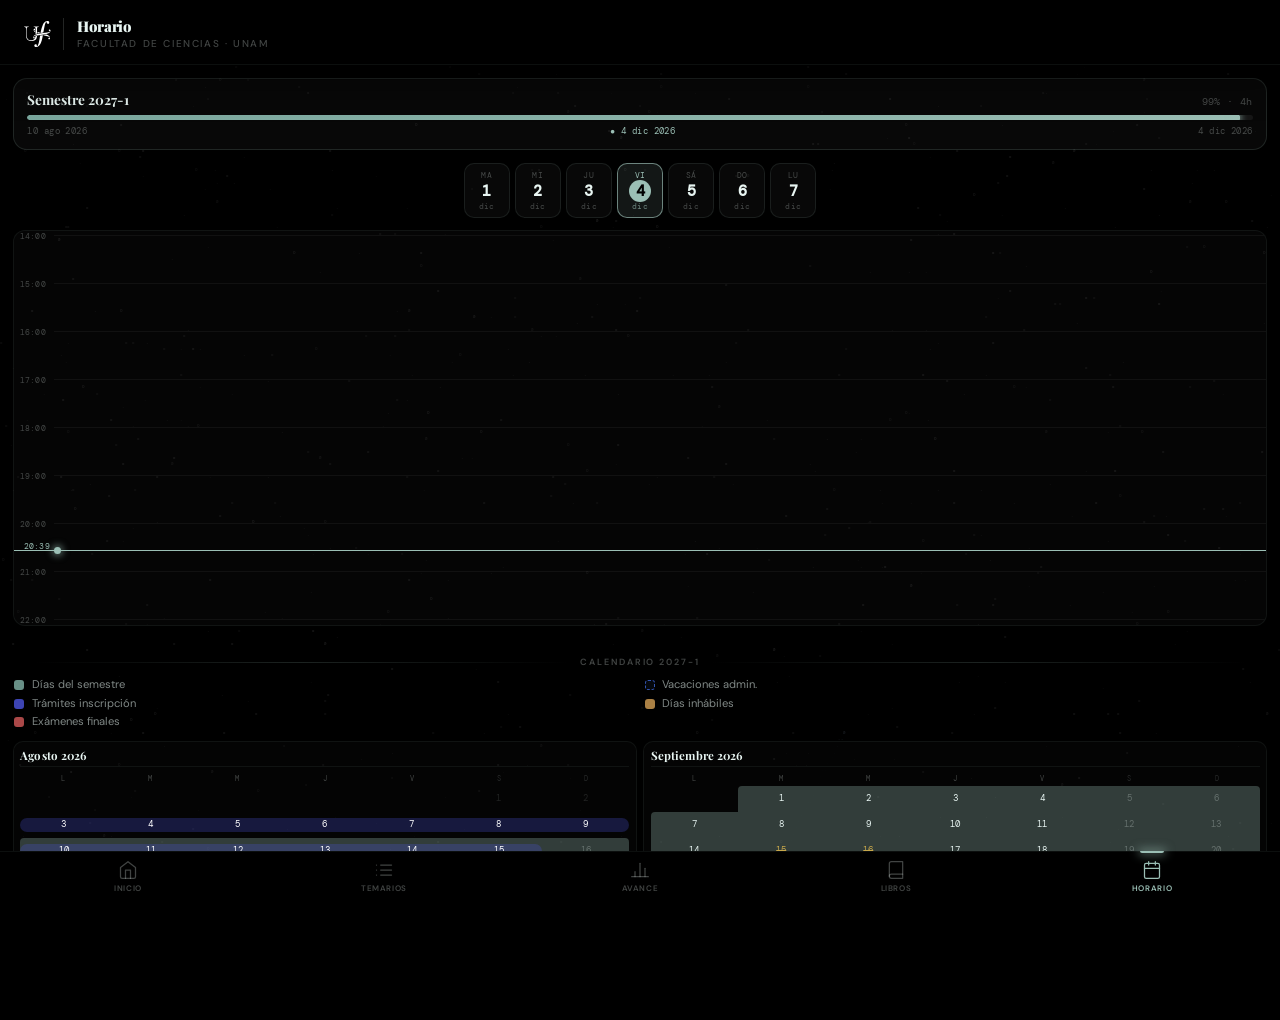
<file: calendario.html>
﻿<!DOCTYPE html>
<html lang="es">
<head>
  <meta charset="UTF-8">
  <meta name="viewport" content="width=device-width, initial-scale=1.0, viewport-fit=cover">
  <meta name="theme-color" content="#000000">
  <meta name="color-scheme" content="dark">
  <title>Horario · UNAM</title>
  <link rel="icon" href="assets/images/favicon.svg" type="image/svg+xml">
  <link rel="apple-touch-icon" href="assets/images/apple-touch-icon.png">
  <link rel="manifest" href="manifest.json">
  <link rel="preload" href="assets/fonts/nuFiD-vYSZviVYUb_rj3ij__anPXDTzYgA.woff2" as="font" type="font/woff2" crossorigin>
  <link rel="preload" href="assets/fonts/nuFkD-vYSZviVYUb_rj3ij__anPXDTnogkk7.woff2" as="font" type="font/woff2" crossorigin>
  <link rel="preload" href="assets/fonts/rP2Yp2ywxg089UriI5-g4vlH9VoD8Cmcqbu0-K4.woff2" as="font" type="font/woff2" crossorigin>
  <link rel="preload" href="assets/fonts/aFTU7PB1QTsUX8KYthqQBA.woff2" as="font" type="font/woff2" crossorigin>
  <link rel="stylesheet" href="assets/fonts/google-fonts.css">
  <link rel="stylesheet" href="assets/css/calendario.css">
  <link rel="prefetch" href="index.html">
  <link rel="prefetch" href="temarios.html">
  <link rel="prefetch" href="libros.html">
  <script type="speculationrules">
    {"prerender":[{"source":"list","urls":["index.html","temarios.html","libros.html","avance.html"]}]}
  </script>
  <script src="assets/js/shared/page-transitions.js"></script>
  <script src="assets/js/shared/carrera.js"></script>
</head>
<body>

<header class="header">
  <div class="header-left">
    <div class="header-logo" onclick="location.href='estadisticas.html'" style="cursor:pointer" title="Ver estadísticas">
      <svg id="hdr-logo" xmlns="http://www.w3.org/2000/svg" viewBox="0 0 334.41 327.82" style="height:26px;width:auto;display:block;overflow:visible" aria-label="Ukishima">
        <path class="hdr-lp" d="M164.39,188.26c-1.63,25.05-9.18,41.61-23.9,52.89-13.38,10.33-31.85,12.5-45,12.5-22.69,0-39.17-5.67-50.36-17.34C29.19,219.54,26,198.34,26,169.57V138.74c0-25.33-.54-37.6-.82-44.18l0-.77c-.68-15.7-10-20.15-25.12-21.5V70.08H62.52v2.17C45.22,73.53,35,77.82,34,93.69l0,.62c-.58,7.91-1.39,18.74-1.39,44.43v29.12c0,52.94,16.87,75.52,56.39,75.52,17.59,0,31.52-5.82,41.21-16.72h.1l.8-1a58.3,58.3,0,0,0,10.79-20.3l.41-1.3,0,0a85.39,85.39,0,0,0,2.59-12.13c3.26-.83,6.89-1.57,11.28-2.31C158.66,189.17,161.41,188.73,164.39,188.26ZM120.77,70.08v2.18c9.64.69,16.37,1.79,20.4,6.45,3,3.52,4.18,8.59,4.56,16.79l.06,0v.09a15.31,15.31,0,0,1,3.74,13.2h0a15.06,15.06,0,0,1-3.64,7.48v48.33c.78-.34,1.56-.68,2.35-1a128,128,0,0,1,16.49-5.42V104.48c0-25.86,2.66-29.92,25.13-32.14V70.08Z"/>
        <path class="hdr-lp" d="M245.1,139.68c4.54-25.51,9.24-51.88,14.66-77.7,2.94-14,6.72-28.81,14.38-42.23l.59-1.07c1.36-2.51,3.06-5.63,6.71-6.74L285,10.87l.31,3.69c.08.85.14,1.68.2,2.5.12,1.7.24,3.31.46,4.88a16.64,16.64,0,0,0,14.39,14.2c8,.8,14.55-3.51,17.13-11.25a18,18,0,0,0-1.2-14.84c-2.72-4.7-7.6-8-13.74-9.25-10.42-2.14-21,0-31.49,6.37C253.57,17.79,244,34.81,236.91,50.06c-11.65,25.14-18,51.55-22.74,74.07-1.81,8.7-3.49,17.49-5.09,26.29,10.79-1.55,21.61-3,32.17-4.34l2.78-.37C244.39,143.7,244.75,141.68,245.1,139.68Z"/>
        <path class="hdr-lp" d="M201.92,192.49c-4.11,25-8.37,50.84-13.89,76.07-3.23,14.75-6.67,26.91-12.95,38.32-.22.4-.44.82-.66,1.25-1.59,3.07-3.77,7.28-9.56,8.67l-5.21,1.25,1.66-5.1c2.43-7.48.15-14.45-6.1-18.66a16.11,16.11,0,0,0-9-2.68A15.12,15.12,0,0,0,136,295.39c-5.73,5.23-7.52,11.91-5.15,19.32,2.3,7.21,8,11.48,17,12.7,13.37,1.8,25.84-2.33,38.15-12.65,10.42-8.73,18.61-20.24,26.56-37.32,10.38-22.31,15.27-46.79,20-70.46l.59-3c1.67-8.35,3.28-16.76,4.84-25.17l-2,.26-3.44.46q-2.76.38-5.52.72l-3.5.44-5.87.72-2.94.35-8.4,1-2.92.35C203,186.27,202.43,189.39,201.92,192.49Z"/>
        <path class="hdr-lp" d="M252,176.77a290.48,290.48,0,0,0,30.92-6.42,123.19,123.19,0,0,1,16,7.29c10.73,5.94,17.83,11.76,23,18.89,6.05,8.32,8.14,16.45,6.4,24.87-1.12,5.43-3.94,8.74-8.37,9.82a10.42,10.42,0,0,1-11.43-3.91,9.57,9.57,0,0,1,.16-11.41,9.07,9.07,0,0,1,7.28-3.67,10.86,10.86,0,0,1,4.08.83l5,2-.89-5.29c-.72-4.33-3.74-6.17-5.74-7.39-.26-.16-.52-.31-.77-.48-7.32-4.71-15.24-7.56-24.89-10.39-16.08-4.71-32.61-8.63-48.61-12.42l.21-1.15m-41.47-26.61.54-3c-10.79-2.71-21.77-5.5-32.63-8.44V156.8c8.56-1.9,17.28-3.23,25.75-4.51l1.9-.29M140.5,98.87a11.31,11.31,0,0,0-2.9-1.73,11.86,11.86,0,0,0-4.49-.92,10,10,0,0,0-4.48,1,12.19,12.19,0,0,0-6.17,8c-1.81,6.5-.91,13.32,2.67,20.25,3.25,6.3,8,11.71,14.76,16.75V129.78a64.46,64.46,0,0,1-7.82-4.44l-.63-.41c-1.66-1.05-4-2.5-4.6-5.39L126,116l3.69-.07h1.74c1.08,0,2.11,0,3.1-.07a10,10,0,0,0,6.25-2.83,9.56,9.56,0,0,0,2.81-5.15,9.25,9.25,0,0,0-2.84-8.7Z"/>
        <path class="hdr-lp" d="M334.1,117.54a12.22,12.22,0,0,0-5.21-8.63,10.31,10.31,0,0,0-5.59-1.6,12,12,0,0,0-3.32.48,9.31,9.31,0,0,0-7.2,9.91,9.93,9.93,0,0,0,8.08,9c1,.18,2.05.31,3.15.44l1.65.21,3.68.49-1.25,3.49c-1,2.78-3.41,4-5.18,4.81-.23.11-.46.22-.68.34-9.19,4.7-19.16,6.76-28.56,8.28-17.18,2.79-34.7,5.09-51.64,7.3-14,1.84-28.54,3.74-42.75,5.91l-1.9.29c-9.57,1.45-19.46,3-28.93,5.27a123.66,123.66,0,0,0-17.94,5.71c-2.17.89-4.29,1.84-6.3,2.81-8,3.86-13.93,8.08-18.72,13.3-7,7.58-10,15.42-9.22,24,.49,5.53,2.91,9.14,7.18,10.72a12.38,12.38,0,0,0,3.85.8A52.19,52.19,0,0,0,135.65,205a9.32,9.32,0,0,0-10.2-3l-5.16,1.43,1.49-5.15c1.22-4.24,4.44-5.72,6.58-6.7l.8-.37a68.74,68.74,0,0,1,12.14-4.52c3.94-1.08,8.31-2,13.77-2.94,3.63-.62,7.58-1.25,12.06-1.92,12.84-1.91,25.91-3.45,38.55-4.94,14.9-1.75,30.3-3.57,45.34-6s32.41-5.77,49.26-12.66c10.12-4.14,21.46-9.85,28.83-20.82h0C333.47,130.88,335.15,124.21,334.1,117.54Z"/>
      </svg>
      <script>(function(){var D=[0,.8,.8,1.8,1.8],U=[.7,.7,.7,.7,.7],E='cubic-bezier(0.4,0,0.2,1)';document.querySelectorAll('.hdr-lp').forEach(function(p,i){var l=p.getTotalLength();if(l<10){p.style.display='none';return;}p.style.strokeDasharray=l;p.style.strokeDashoffset=l;var d=D[i]!==undefined?D[i]:i*.15,u=U[i]!==undefined?U[i]:.8,fd=d+u-.2,fdu=.3,sfd=fd+fdu;if(i>=3){p.style.animation=['hdrDraw '+u+'s '+E+' '+d+'s forwards','hdrStrokeFade 0.2s ease '+(fd+.85)+'s forwards'].join(',');p.style.animationPlayState='paused';var c=p.cloneNode(true);c.style.stroke='none';c.style.strokeDasharray='';c.style.strokeDashoffset='';c.style.animation='hdrFillRadial .8s ease-out '+fd+'s both';c.style.animationPlayState='paused';p.parentNode.insertBefore(c,p.nextSibling);}else{var fdu2=(i===1||i===2)?.7:fdu;p.style.animation=['hdrDraw '+u+'s '+E+' '+d+'s forwards','hdrFill '+fdu2+'s ease '+fd+'s forwards','hdrStrokeFade 0.2s ease '+sfd+'s forwards'].join(',');p.style.animationPlayState='paused';}});})();</script>
    </div>
    <div class="header-divider"></div>
    <div class="header-text">
      <div class="header-title">Horario</div>
      <div class="header-sub">Facultad de Ciencias · UNAM</div>
    </div>
  </div>
</header>

<main class="cal-main" id="cal-main"></main>

<nav class="bottom-nav">
  <a href="index.html" class="nav-item">
    <svg viewBox="0 0 24 24"><path d="M3 9l9-7 9 7v11a2 2 0 0 1-2 2H5a2 2 0 0 1-2-2z"/><polyline points="9 22 9 12 15 12 15 22"/></svg>
    <span>Inicio</span>
  </a>
  <a href="temarios.html" class="nav-item">
    <svg viewBox="0 0 24 24"><line x1="8" y1="6" x2="21" y2="6"/><line x1="8" y1="12" x2="21" y2="12"/><line x1="8" y1="18" x2="21" y2="18"/><line x1="3" y1="6" x2="3.01" y2="6"/><line x1="3" y1="12" x2="3.01" y2="12"/><line x1="3" y1="18" x2="3.01" y2="18"/></svg>
    <span>Temarios</span>
  </a>
  <a href="avance.html" class="nav-item">
    <svg viewBox="0 0 24 24"><line x1="18" y1="20" x2="18" y2="10"/><line x1="12" y1="20" x2="12" y2="4"/><line x1="6" y1="20" x2="6" y2="14"/><line x1="2" y1="20" x2="22" y2="20"/></svg>
    <span>Avance</span>
  </a>
  <a href="libros.html" class="nav-item">
    <svg viewBox="0 0 24 24"><path d="M4 19.5A2.5 2.5 0 0 1 6.5 17H20"/><path d="M6.5 2H20v20H6.5A2.5 2.5 0 0 1 4 19.5v-15A2.5 2.5 0 0 1 6.5 2z"/></svg>
    <span>Libros</span>
  </a>
  <a href="calendario.html" class="nav-item active">
    <svg viewBox="0 0 24 24"><rect x="3" y="4" width="18" height="18" rx="2" ry="2"/><line x1="16" y1="2" x2="16" y2="6"/><line x1="8" y1="2" x2="8" y2="6"/><line x1="3" y1="10" x2="21" y2="10"/></svg>
    <span>Horario</span>
  </a>
</nav>

<script src="assets/js/shared/stars-bg.js"></script>
<script>
(function () {
  'use strict';

  /* ─── TODAY ─── */
  const today = new Date();

  /* ─── SEMESTER BOUNDS — Facultad de Ciencias, semestre 2027-1 ─── */
  const FIRST    = new Date(2026, 7, 10);  // 10 ago 2026 — inicio de clases
  const LAST     = new Date(2026, 11, 4);  // 4 dic 2026 — fin de clases
  const LAST_END = new Date(2026, 11, 5);  // medianoche del 5 = fin real del día 4
  const FINALS   = new Date(2026, 11, 11); // 11 dic 2026 — fin del 1er periodo de ordinarios
  const NEXT_SEM = new Date(2027, 1, 2);   // ~2 feb 2027 — inicio estimado de 2027-2
  const _dow = LAST.getDay();
  const FINALS_START = new Date(LAST.getTime() + (_dow === 1 ? 7 : (8 - _dow) % 7) * 86400000);

  /* ─── EVENT TYPES ─── */
  const EV = {
    ciclo:      { label: 'Ciclo escolar',          rgb: '155,191,181', alpha: 0.13, pri: 1, dot: '#7aa89e' },
    intersem:   { label: 'Periodo intersemestral', rgb: '80,155,185',  alpha: 0.18, pri: 1, dot: '#50a0bc' },
    ventanilla: { label: 'Atención Ventanilla 9',  rgb: '100,130,160', alpha: 0.13, pri: 2, dot: '#6482a0' },
    vac:        { label: 'Periodo vacacional',     rgb: '60,100,210',  alpha: 0.24, pri: 2, dot: '#3c64d2' },
    inslin:     { label: 'Inscripción en línea',   rgb: '130,100,180', alpha: 0.20, pri: 3, dot: '#8264b4' },
    idiomas:    { label: 'Inscr. idiomas',         rgb: '130,100,180', alpha: 0.20, pri: 3, dot: '#8264b4' },
    casilleros: { label: 'Solicit. casilleros',    rgb: '100,160,120', alpha: 0.20, pri: 3, dot: '#64a078' },
    insextr:    { label: 'Inscr. Ex. Extr.',       rgb: '140,110,200', alpha: 0.22, pri: 4, dot: '#8c6ec8' },
    exextr:     { label: 'Ex. Extraordinarios',    rgb: '200,150,80',  alpha: 0.26, pri: 5, dot: '#c89650' },
    exord:      { label: 'Ex. Ordinarios',         rgb: '200,85,85',   alpha: 0.26, pri: 6, dot: '#c85555' },
  };

  /* ─── EVENT RANGES ─── */
  const RANGES = [
    { ev: 'ciclo',      s: [2026,7,10],  e: [2026,11,4]  },  // 10 ago – 4 dic
    { ev: 'ventanilla', s: [2026,6,27],  e: [2026,7,14]  },  // Apoyo a inscripciones: 27 jul – 14 ago
    { ev: 'inslin',     s: [2026,7,3],   e: [2026,7,15]  },  // Inscripción en línea: 3 – 15 ago
    { ev: 'idiomas',    s: [2026,7,3],   e: [2026,7,5]   },  // Inscr. idiomas: 3 – 5 ago
    { ev: 'insextr',    s: [2026,8,7],   e: [2026,8,13]  },  // Inscr. a extraordinarios: 7 – 13 sep
    { ev: 'exextr',     s: [2026,9,12],  e: [2026,9,23]  },  // Ex. extraordinarios: 12 – 23 oct
    { ev: 'exord',      s: [2026,11,7],  e: [2026,11,11] },  // 1er periodo ordinarios: 7 – 11 dic
    { ev: 'exord',      s: [2027,0,4],   e: [2027,0,9]   },  // 2o periodo ordinarios: 4 – 9 ene
    { ev: 'vac',        s: [2026,11,14], e: [2027,0,1]   },  // Vacaciones: 14 dic – 1 ene
    { ev: 'intersem',   s: [2027,0,11],  e: [2027,0,29]  },  // Intersemestral: 11 – 29 ene
  ].map(function (r) {
    return { ev: r.ev, start: new Date(r.s[0],r.s[1],r.s[2]), end: new Date(r.e[0],r.e[1],r.e[2]) };
  });

  /* ─── HOLIDAYS ─── */
  const HOLIDAYS = [
    [2026,8,15],[2026,8,16],                                    // 15–16 sep
    [2026,9,5],[2026,9,6],[2026,9,7],[2026,9,8],[2026,9,9],      // 5–9 oct (semana de asueto)
    [2026,10,1],[2026,10,2],[2026,10,16],                        // 1, 2 y 16 nov
    [2026,11,12],[2026,11,25],                                   // 12 y 25 dic
    [2027,0,1],[2027,1,1],                                       // 1 ene y 1 feb
  ].map(function (h) { return new Date(h[0],h[1],h[2]); });

  /* ─── HELPERS ─── */
  const MLONG = ['Enero','Febrero','Marzo','Abril','Mayo','Junio','Julio','Agosto','Septiembre','Octubre','Noviembre','Diciembre'];
  const MSHRT = ['ene','feb','mar','abr','may','jun','jul','ago','sep','oct','nov','dic'];
  const DOW   = ['L','M','M','J','V','S','D'];

  function sd(a, b) {
    return a.getFullYear() === b.getFullYear() && a.getMonth() === b.getMonth() && a.getDate() === b.getDate();
  }
  var HOL_SET = new Set(HOLIDAYS.map(function(h) { return h.getFullYear() + '-' + h.getMonth() + '-' + h.getDate(); }));
  function isHol(d) { return HOL_SET.has(d.getFullYear() + '-' + d.getMonth() + '-' + d.getDate()); }

  /* ─── NO-CLASS PERIODS (within semester, no teal fill) ─── */
  var NO_CLASS = [
    { s: new Date(2026,9,5), e: new Date(2026,9,9) }, // semana de asueto (5–9 oct)
  ];
  function isNoClass(d) { return NO_CLASS.some(function(r){ return d >= r.s && d <= r.e; }); }
  function getEvs(d) {
    return RANGES
      .filter(function (r) { return d >= r.start && d <= r.end; })
      .map(function (r) { return Object.assign({}, EV[r.ev], { key: r.ev }); })
      .sort(function (a, b) { return b.pri - a.pri; });
  }
  function fmt(d) { return d.getDate() + ' ' + MSHRT[d.getMonth()]; }

  /* ─── PROGRESS STRIP ─── */
  function renderProgress() {
    var total_ms   = LAST_END - FIRST;
    var elapsed_ms = Math.max(0, Math.min(total_ms, today - FIRST));
    var pct        = Math.min(100, Math.floor(elapsed_ms / total_ms * 100));
    var remain     = Math.max(0, Math.floor((LAST_END - today) / 86400000));
    var daysVac    = Math.max(0, Math.ceil( (NEXT_SEM  - today) / 86400000));

    var afterSem    = today >= LAST_END;
    var inFinals    = today >= FINALS_START && today <= FINALS;
    var afterFinals = today > FINALS;
    var inVacation  = afterFinals && today < NEXT_SEM;

    var displayPct = afterSem ? 100 : pct;
    var barClass   = inFinals  ? ' cal-progress-bar--finals'
                   : afterSem  ? ' cal-progress-bar--neutral'
                   :             '';
    var info       = inFinals   ? '—'
                   : inVacation ? daysVac + 'd'
                   : afterSem   ? ''
                   : remain === 0 ? pct + '% · ' + Math.ceil((LAST_END - today) / 3600000) + 'h'
                   :               pct + '% &middot; ' + remain + ' días';

    return '<div class="cal-progress">' +
      '<div class="cal-progress-top">' +
        '<span class="cal-progress-title">Semestre 2027-1</span>' +
        '<span class="cal-progress-info">' + info + '</span>' +
      '</div>' +
      '<div class="cal-progress-bar-wrap">' +
        '<div class="cal-progress-bar' + barClass + '" style="width:' + displayPct + '%"></div>' +
      '</div>' +
      '<div class="cal-progress-meta">' +
        '<span class="cal-progress-date">10 ago 2026</span>' +
        '<span class="cal-progress-today">&#9679; ' + fmt(today) + ' ' + today.getFullYear() + '</span>' +
        '<span class="cal-progress-date">4 dic 2026</span>' +
      '</div>' +
    '</div>';
  }

  /* ─── MONTH GRID ─── */
  function renderMonth(year, month) {
    var first  = new Date(year, month, 1);
    var last   = new Date(year, month + 1, 0);
    var offset = (first.getDay() + 6) % 7;

    var dowRow = DOW.map(function (d, i) {
      return '<div class="cal-dow' + (i >= 5 ? ' wknd' : '') + '">' + d + '</div>';
    }).join('');

    // Trámite events that get the thin highlight strip (only inscripción en línea for now)
    var TRM = { inslin: 1 };

    // Pre-compute per-day data
    var days = [];
    for (var day = 1; day <= last.getDate(); day++) {
      var date = new Date(year, month, day);
      var dow  = (date.getDay() + 6) % 7;
      var traced = date >= FIRST && date <= LAST && date <= today;
      var inSem  = date >= FIRST && date <= LAST;
      var evs    = getEvs(date).filter(function(e) { return e.key !== 'ciclo'; });
      var topEv  = evs.length ? evs[0] : null;
      days.push({
        day:     day,
        dow:     dow,
        wknd:    dow >= 5,
        isT:     sd(date, today),
        hol:     isHol(date),
        inSem:   inSem,
        fillKey: isNoClass(date) ? '' : traced ? 'traced' : inSem ? 'insem' : (evs.length && evs.filter(function(e){return e.key==='exord';})[0] && dow < 6) ? 'exord' : '',
        evKey:   topEv ? topEv.key : '',
        evRgb:   topEv ? topEv.rgb : '',
        trmKey:  (topEv && TRM[topEv.key]) ? topEv.key : '',
        trmRgb:  (topEv && TRM[topEv.key]) ? topEv.rgb : '',
        semStart: sd(date, FIRST),
        semEnd:   sd(date, LAST),
      });
    }

    var cells = '';
    for (var i = 0; i < offset; i++) cells += '<div class="cal-cell empty"></div>';

    for (var i = 0; i < days.length; i++) {
      var d   = days[i];
      var col = d.dow;
      var prev = i > 0               ? days[i - 1] : null;
      var next = i < days.length - 1 ? days[i + 1] : null;
      var abv  = i >= 7              ? days[i - 7] : null;
      var blw  = i + 7 < days.length ? days[i + 7] : null;

      // Fill-group neighbours (no cross at row edges horizontally)
      var fL = !!(prev && prev.fillKey === d.fillKey && d.fillKey && col !== 0);
      var fR = !!(next && next.fillKey === d.fillKey && d.fillKey && col !== 6);
      var fT = !!(abv  && abv.fillKey  === d.fillKey && d.fillKey);
      var fB = !!(blw  && blw.fillKey  === d.fillKey && d.fillKey);

      // Event-group neighbours
      var eL = !!(prev && prev.evKey === d.evKey && d.evKey && col !== 0);
      var eR = !!(next && next.evKey === d.evKey && d.evKey && col !== 6);
      var eT = !!(abv  && abv.evKey  === d.evKey && d.evKey);
      var eB = !!(blw  && blw.evKey  === d.evKey && d.evKey);

      // Trámite highlight neighbours (horizontal only, no vertical strip)
      var tL = !!(prev && prev.trmKey === d.trmKey && d.trmKey && col !== 0);
      var tR = !!(next && next.trmKey === d.trmKey && d.trmKey && col !== 6);

      // Exord: only horizontal connectivity (each week row is its own block)
      if (d.fillKey === 'exord') { fT = false; fB = false; }

      // Background
      var bg = d.fillKey === 'traced' ? 'rgba(155,191,181,0.30)'
             : d.fillKey === 'insem'  ? 'rgba(155,191,181,0.07)'
             : d.fillKey === 'exord'  ? 'rgba(160,60,90,0.18)'
             : '';

      // Border-radius: round only outer corners of the fill-group block
      var tl = (!fL && !fT) ? '4px' : '0';
      var tr = (!fR && !fT) ? '4px' : '0';
      var br = (!fR && !fB) ? '4px' : '0';
      var bl = (!fL && !fB) ? '4px' : '0';

      var st = ['cursor:pointer'];
      if (bg) st.push('background:' + bg);
      if (fL || fR || fT || fB) st.push('border-radius:' + tl + ' ' + tr + ' ' + br + ' ' + bl);

      // Vacaciones: dotted border + connectivity border-radius (eliminates corner zurcos)
      if (d.evKey === 'vac') {
        var b = '1px dashed rgba(100,140,220,0.40)';
        if (!eT) st.push('border-top:'    + b);
        if (!eB) st.push('border-bottom:' + b);
        if (!eL) st.push('border-left:'   + b);
        if (!eR) st.push('border-right:'  + b);
        st.push('border-radius:'
          + (!eL&&!eT?'4px':'0') + ' '
          + (!eR&&!eT?'4px':'0') + ' '
          + (!eR&&!eB?'4px':'0') + ' '
          + (!eL&&!eB?'4px':'0'));
      }
      var styleAttr = ' style="' + st.join(';') + '"';

      var cls = 'cal-cell'
        + (d.wknd              ? ' wknd'       : '')
        + (d.isT               ? ' today-cell' : '')
        + (d.hol               ? ' hol'        : '')
        + (!d.inSem            ? ' out-sem'    : '')
        + (d.fillKey==='exord' ? ' exord-cell' : '')
        + (d.trmKey            ? ' trm-cell'   : '');

      var trmHl = '';
      if (d.trmKey) {
        var hlRad = (tL?'0':'8px')+' '+(tR?'0':'8px')+' '+(tR?'0':'8px')+' '+(tL?'0':'8px');
        trmHl = '<div style="position:absolute;left:0;right:0;height:14px;top:50%;transform:translateY(-50%);background:rgba(72,80,210,0.28);border-radius:'+hlRad+';z-index:1;pointer-events:none"></div>';
      }
      cells += '<div class="' + cls + '" onclick="if(window._calNavTo)window._calNavTo(' + year + ',' + month + ',' + d.day + ')"' + styleAttr + '>'
        + trmHl
        + '<span class="day-num">' + d.day + '</span>'
        + '</div>';
    }

    return '<div class="cal-month-card" data-month="' + month + '">'
      + '<div class="cal-month-name">' + MLONG[month] + ' ' + year + '</div>'
      + '<div class="cal-dow-row">' + dowRow + '</div>'
      + '<div class="cal-grid">' + cells + '</div>'
      + '</div>';
  }
  /* ─── LEGEND ─── */
  function renderLegend() {
    var items = [
      { color: '#7aa89e',                    label: 'Días del semestre'      },
      { color: '#3c64d2', dashed: true,      label: 'Vacaciones admin.'      },
      { color: '#4850d2',                    label: 'Trámites inscripción'   },
      { color: '#c89650',                    label: 'Días inhábiles'         },
      { color: '#c85555',                    label: 'Exámenes finales'       },
    ];
    return '<div class="cal-legend-grid">'
      + items.map(function (item) {
          var sw = item.dashed
            ? 'border:1.5px dashed ' + item.color + ';background:rgba(100,140,220,0.07);'
            : 'background:' + item.color + ';';
          return '<div class="cal-legend-item">'
            + '<div class="cal-legend-swatch" style="' + sw + '"></div>'
            + '<span class="cal-legend-label">' + item.label + '</span>'
            + '</div>';
        }).join('')
      + '</div>';
  }

  /* ─── RENDER ─── */
  var MONTHS = [[2026,7],[2026,8],[2026,9],[2026,10],[2026,11],[2027,0],[2027,1]];
  var main = document.getElementById('cal-main');
  main.innerHTML = renderProgress()
    + '<div id="cdc-root"></div>'
    + '<div id="cdv-root"></div>'
    + '<div class="cal-section-divider"><span class="cal-divider-line"></span><span class="cal-divider-label">Calendario 2027-1</span><span class="cal-divider-line"></span></div>'
    + renderLegend()
    + '<div class="cal-months-grid">'
    + MONTHS.map(function (ym) { return renderMonth(ym[0], ym[1]); }).join('')
    + '</div>';

  /* ─── DAY SCHEDULE ─── */
  (function () {
    'use strict';

    /* ── palette (mirrors avance.js PAL) ── */
    var PAL = [
      {bg:'#0c3228',ac:'#3fc99a'},{bg:'#18153d',ac:'#7b6ed8'},
      {bg:'#2b1238',ac:'#c46fd6'},{bg:'#0c2d14',ac:'#3fc46f'},
      {bg:'#321414',ac:'#d65050'},{bg:'#2b1e0c',ac:'#d6944e'},
      {bg:'#2b0c1e',ac:'#d64e8a'},{bg:'#0c1e32',ac:'#4e94d6'},
      {bg:'#1e2b0c',ac:'#8ad64e'},{bg:'#32200c',ac:'#d6b44e'},
      {bg:'#0c2b2b',ac:'#4ed6d6'},{bg:'#2b0c0c',ac:'#d66b4e'},
    ];

    /* ── day-of-week short labels shown in pills ── */
    var PILL_LABELS = ['Do','Lu','Ma','Mi','Ju','Vi','Sá'];

    /* ── day-of-week full labels stored in subject.dias ── */
    var DOW_FULL = ['Dom','Lun','Mar','Mié','Jue','Vie','Sáb'];

    /* ── HTML escape ── */
    function esc(s) {
      return String(s)
        .replace(/&/g,'&amp;')
        .replace(/</g,'&lt;')
        .replace(/>/g,'&gt;')
        .replace(/"/g,'&quot;');
    }

    /* ── zero-pad to YYYY-MM-DD ── */
    function isoDate(d) {
      var y = d.getFullYear();
      var m = String(d.getMonth() + 1).padStart(2,'0');
      var day = String(d.getDate()).padStart(2,'0');
      return y + '-' + m + '-' + day;
    }

    /* ── load data from localStorage ── */
    function loadData() {
      try {
        var raw = localStorage.getItem(window.UK && UK.sk ? UK.sk('ukishima_avance_v2') : 'ukishima_avance_v2');
        if (!raw) return { subjects: [], progress: {} };
        var parsed = JSON.parse(raw);
        return {
          subjects: Array.isArray(parsed.subjects) ? parsed.subjects : [],
          progress: (parsed.progress && typeof parsed.progress === 'object') ? parsed.progress : {}
        };
      } catch (e) {
        return { subjects: [], progress: {} };
      }
    }

    /* ── state ── */
    var todayZero = new Date(today.getFullYear(), today.getMonth(), today.getDate());
    var selDate   = new Date(todayZero);  // selected date (zeroed)
    var tlExpanded = false;               // timeline expand state
    var timerRef  = null;

    /* ── produce a date offset by N days from a zeroed date ── */
    function addDays(d, n) {
      return new Date(d.getFullYear(), d.getMonth(), d.getDate() + n);
    }

    /* ── render the carousel ── */
    function renderCarousel() {
      var diffDays = Math.round((todayZero - selDate) / 86400000);
      /* pill extrema que se sustituye por "hoy" si está fuera del rango */
      var replacePill = diffDays > 3 ? 3 : (diffDays < -3 ? -3 : null);
      var html = '<div class="cdc-wrap">';
      for (var offset = -3; offset <= 3; offset++) {
        if (offset === replacePill) {
          /* pill de "ir a hoy" reemplaza la extrema */
          var arrow = diffDays > 3 ? '→' : '←';
          html += '<button class="cdc-pill cdc-today-pill" data-goto-today="1" aria-label="Ir a hoy">'
            + '<span class="cdc-dow">hoy</span>'
            + '<span class="cdc-num">' + arrow + '</span>'
            + '<span class="cdc-mon">&nbsp;</span>'
            + '</button>';
        } else {
          var d       = addDays(selDate, offset);
          var isSel   = offset === 0;
          var isToday = d.getTime() === todayZero.getTime();
          var label   = PILL_LABELS[d.getDay()];
          var num     = d.getDate();
          var month   = MSHRT[d.getMonth()];
          var cls = 'cdc-pill' + (isSel ? ' cdc-pill--sel' : '') + (isToday ? ' cdc-today' : '');
          html += '<button class="' + cls + '" data-offset="' + offset + '" aria-label="' + label + ' ' + num + '">'
            + '<span class="cdc-dow">' + label + '</span>'
            + '<span class="cdc-num">' + num + '</span>'
            + '<span class="cdc-mon">' + month + '</span>'
            + '</button>';
        }
      }
      html += '</div>';
      return html;
    }

    /* ── subject color helper ── */
    function subColor(colorIdx, alpha) {
      var h = ((colorIdx || 0) * 30) % 360;
      return alpha !== undefined
        ? 'hsla(' + h + ',75%,10%,' + alpha + ')'
        : 'hsl(' + h + ',75%,65%)';
    }

    /* ── chip HTML helper ── */
    function buildChips(sub, progress, selIso) {
      var prog      = progress[sub.id] || {};
      var dueToday  = (Array.isArray(prog.tareas)   ? prog.tareas   : []).filter(function(t) { return !t.done && t.dueDate === selIso; }).length;
      var pendExams = (Array.isArray(prog.examenes) ? prog.examenes : []).filter(function(e) { return e.grade === '' || e.grade === null || e.grade === undefined; }).length;
      var chips = '';
      if (dueToday)  chips += '<span class="cdv-chip cdv-chip--task">' + dueToday + ' entrega' + (dueToday > 1 ? 's' : '') + '</span>';
      if (pendExams) chips += '<span class="cdv-chip cdv-chip--exam">' + pendExams + ' ex.</span>';
      return chips;
    }

    /* ── render the day view ── */
    function renderDayView(data) {
      var subjects = data.subjects;
      var progress = data.progress;
      var isToday  = selDate.getTime() === todayZero.getTime();
      var dowFull  = DOW_FULL[selDate.getDay()];
      var selIso   = isoDate(selDate);

      var HOUR_H  = 48;   // px per hour
      var now     = new Date();
      var nowH    = now.getHours() + now.getMinutes() / 60;
      var START_H = 7;
      var END_H   = 22;

      /* subjects with class this day — solo dentro del semestre */
      var SEM_START = new Date(2026, 7, 10);  // 10 ago 2026
      var SEM_END   = new Date(2026, 11, 5);  // medianoche 5 dic (último día: 4 dic)
      var inSem     = selDate >= SEM_START && selDate < SEM_END;
      var todaySubs = inSem ? subjects.filter(function(sub) {
        return Array.isArray(sub.dias) && sub.dias.indexOf(dowFull) !== -1;
      }) : [];

      /* parse "HH:MM" → decimal hours, null if absent/invalid */
      function parseH(s) {
        if (!s) return null;
        var p = s.split(':'), h = parseInt(p[0], 10), m = parseInt(p[1] || '0', 10);
        return isNaN(h) ? null : h + m / 60;
      }


      var totalPx = (END_H - START_H) * HOUR_H;

      /* current time */
      var nowPx = (nowH - START_H) * HOUR_H;
      var nowLbl = String(now.getHours()).padStart(2,'0') + ':' + String(now.getMinutes()).padStart(2,'0');
      var showNow = isToday && nowH >= START_H && nowH <= END_H;

      /* hour grid rows */
      var rows = '';
      for (var h = START_H; h <= END_H; h++) {
        rows += '<div class="cdv-tl-row" style="top:' + ((h - START_H) * HOUR_H) + 'px">'
          + '<span class="cdv-tl-time">' + String(h).padStart(2,'0') + ':00</span>'
          + '<div class="cdv-tl-line"></div>'
          + '</div>';
      }

      /* current time indicator */
      var nowLine = showNow
        ? '<div class="cdv-tl-now" style="top:' + nowPx.toFixed(1) + 'px">'
          + '<span class="cdv-tl-now-lbl">' + nowLbl + '</span>'
          + '</div>'
        : '';

      /* event blocks (subjects with a time) */
      var events = '';
      var noTimeSubs = [];
      todaySubs.forEach(function(sub) {
        var h = parseH(sub.hora);
        if (h === null) { noTimeSubs.push(sub); return; }

        var ac      = subColor(sub.colorIdx);
        var bg      = subColor(sub.colorIdx, 0.7);
        var topPx = (h - START_H) * HOUR_H;
        var hgtPx = 1.5 * HOUR_H;

        var icon = sub.icon || 'assets/images/d0.webp';
        events += '<div class="cdv-tl-event" style="top:' + topPx.toFixed(1) + 'px;height:' + hgtPx.toFixed(1) + 'px;border-left-color:' + ac + ';background:' + bg + ';" data-mat-id="' + esc(sub.id) + '">'
          + '<div class="av-card-icon" style="width:34px;height:34px;border-radius:8px"><img src="' + esc(icon) + '" onerror="this.src=\'assets/images/d0.webp\'" alt=""></div>'
          + '<div class="cdv-ev-body">'
          + '<div class="cdv-ev-name">' + esc(sub.name || '') + '</div>'
          + (sub.profesor ? '<div class="cdv-card-prof">' + esc(sub.profesor) + '</div>' : '')
          + '</div>'
          + (sub.salon ? '<span class="cdv-salon-badge" style="color:' + ac + '">' + esc(sub.salon) + '</span>' : '')
          + '</div>';
      });

      /* subjects without time — floating cards above timeline */
      var floats = noTimeSubs.map(function(sub) {
        var ac    = subColor(sub.colorIdx);
        var bg    = subColor(sub.colorIdx, 0.7);
        var icon  = sub.icon || 'assets/images/d0.webp';
        return '<div class="av-card" style="background:' + bg + '" data-mat-id="' + esc(sub.id) + '">'
          + '<div class="av-card-head">'
          + '<div class="av-card-icon"><img src="' + esc(icon) + '" onerror="this.src=\'assets/images/d0.webp\'" alt=""></div>'
          + '<div class="av-card-info">'
          + '<div class="av-card-name">' + esc(sub.name || '') + '</div>'
          + (sub.profesor ? '<div class="cdv-card-prof" style="margin-top:0.3rem">' + esc(sub.profesor) + '</div>' : '')
          + '</div>'
          + (sub.salon ? '<span class="av-card-pct" style="color:' + ac + '">' + esc(sub.salon) + '</span>' : '')
          + '</div>'
          + '</div>';
      }).join('');

      /* due tasks section */
      var dueTasks = [];
      subjects.forEach(function(sub) {
        var prog  = progress[sub.id] || {};
        (Array.isArray(prog.tareas) ? prog.tareas : []).forEach(function(t) {
          if (t.dueDate === selIso && !t.done)
            dueTasks.push({ text: t.text, subName: sub.name || '', colorIdx: sub.colorIdx || 0 });
        });
      });
      var dueSection = dueTasks.length
        ? '<div class="cdv-due-section"><div class="cdv-due-title">Entregas</div>'
          + dueTasks.map(function(t) {
              var color = 'hsl(' + (((t.colorIdx || 0) * 30) % 360) + ',75%,65%)';
              return '<div class="cdv-due-item">'
                + '<span class="cdv-due-dot" style="background:' + color + '"></span>'
                + '<span class="cdv-due-text">' + esc(t.text || '') + '</span>'
                + '<span class="cdv-due-sub">'  + esc(t.subName)    + '</span>'
                + '</div>';
            }).join('') + '</div>'
        : '';

      var tlClass = 'cdv-timeline' + (tlExpanded ? ' cdv-timeline--exp' : '');
      return '<div class="cdv-wrap">'
        + (floats ? '<div class="cdv-floats">' + floats + '</div>' : '')
        + '<div class="' + tlClass + '" data-nowpx="' + nowPx.toFixed(1) + '">'
        + '<div class="cdv-tl-inner" style="height:' + totalPx + 'px">'
        + rows + nowLine + events
        + '</div></div>'
        + dueSection
        + '</div>';
    }

    /* ── vibrant coloring (same cache as avance.js) ── */
    function colorizeCards() {
      var vc;
      try { vc = JSON.parse(localStorage.getItem('ukishima_vibrant6') || '{}'); } catch(e) { vc = {}; }
      document.querySelectorAll('.av-card[data-mat-id], .cdv-tl-event[data-mat-id]').forEach(function(card) {
        var img = card.querySelector('img');
        if (!img) return;
        function apply(el) {
          var src = el.getAttribute('src') || '';
          var hex = vc['ukishima_tronco_v:' + src] || vc['ukishima_opt_v:' + src] || vc[src];
          if (!hex) return;
          card.style.background = hex + '80';
          card.style.borderLeftColor = hex;
          var salon = card.querySelector('.av-card-pct, .cdv-salon-badge');
          if (salon) salon.style.color = hex;
        }
        apply(img);
        if (!img.complete) img.addEventListener('load', function(){ apply(img); }, {once:true});
      });
    }

    /* ── full repaint ── */
    function repaint() {
      var data = loadData();
      document.getElementById('cdc-root').innerHTML = renderCarousel();
      document.getElementById('cdv-root').innerHTML = renderDayView(data);
      bindCarousel();
      bindTimeline();
      colorizeCards();
      /* in collapsed mode, scroll so now-line sits near the top */
      if (!tlExpanded) {
        requestAnimationFrame(function() {
          var tlEl  = document.querySelector('.cdv-timeline');
          var nowLn = document.querySelector('.cdv-tl-now');
          if (tlEl && nowLn) {
            tlEl.scrollTop = Math.max(0, parseFloat(nowLn.style.top) - 12);
          }
        });
      }
    }

    /* ── bind timeline click (expand / collapse) ── */
    function bindTimeline() {
      var tlEl = document.querySelector('.cdv-timeline');
      if (!tlEl) return;
      tlEl.addEventListener('click', function() {
        var nowPx      = parseFloat(tlEl.dataset.nowpx || '0');
        var visualNowY = nowPx - tlEl.scrollTop;
        tlExpanded = !tlExpanded;
        tlEl.classList.toggle('cdv-timeline--exp', tlExpanded);
        requestAnimationFrame(function() {
          tlEl.scrollTop = Math.max(0, nowPx - visualNowY);
        });
      });
    }

    /* ── bind pill clicks + swipe + return-to-today ── */
    function bindCarousel() {
      var root = document.getElementById('cdc-root');
      if (!root) return;

      /* pill clicks */
      root.querySelectorAll('.cdc-pill').forEach(function(btn) {
        btn.addEventListener('click', function() {
          if (btn.getAttribute('data-goto-today')) {
            selDate = new Date(todayZero);
          } else {
            selDate = addDays(selDate, parseInt(btn.getAttribute('data-offset'), 10));
          }
          repaint();
        });
      });

    }

    /* ── auto-refresh hour bar every minute when viewing today ── */
    function scheduleRefresh() {
      if (timerRef) clearInterval(timerRef);
      timerRef = setInterval(function () {
        var now = new Date();
        var newTodayZero = new Date(now.getFullYear(), now.getMonth(), now.getDate());
        if (newTodayZero.getTime() !== todayZero.getTime()) {
          todayZero = newTodayZero;
          if (selDate < todayZero) selDate = new Date(todayZero);
          repaint();
          return;
        }
        if (selDate.getTime() === todayZero.getTime()) {
          var data = loadData();
          document.getElementById('cdv-root').innerHTML = renderDayView(data);
          bindTimeline();
        }
      }, 60000);
    }

    /* ── expose nav for month-calendar cell clicks ── */
    window._calNavTo = function(y, m, d) {
      selDate = new Date(y, m, d);
      repaint();
      document.getElementById('cdc-root').scrollIntoView({behavior:'smooth', block:'nearest'});
    };

    /* ── init ── */
    repaint();
    scheduleRefresh();

    var _cdvRoot = document.getElementById('cdv-root');
    if (_cdvRoot) _cdvRoot.addEventListener('click', function(e) {
      var el = e.target.closest('[data-mat-id]');
      if (el) location.href = 'avance.html#mat/' + el.getAttribute('data-mat-id');
    });

  })();

})();
</script>
<script>
if ('serviceWorker' in navigator) {
  navigator.serviceWorker.register('./sw.js', { updateViaCache: 'none' }).catch(function(e){ console.warn('[SW] Registro fallido:', e); });
  var _swRefreshed = false;
  navigator.serviceWorker.addEventListener('controllerchange', function () {
    if (_swRefreshed) return; _swRefreshed = true; location.reload();
  });
}
</script>
</body>
</html>
</file>
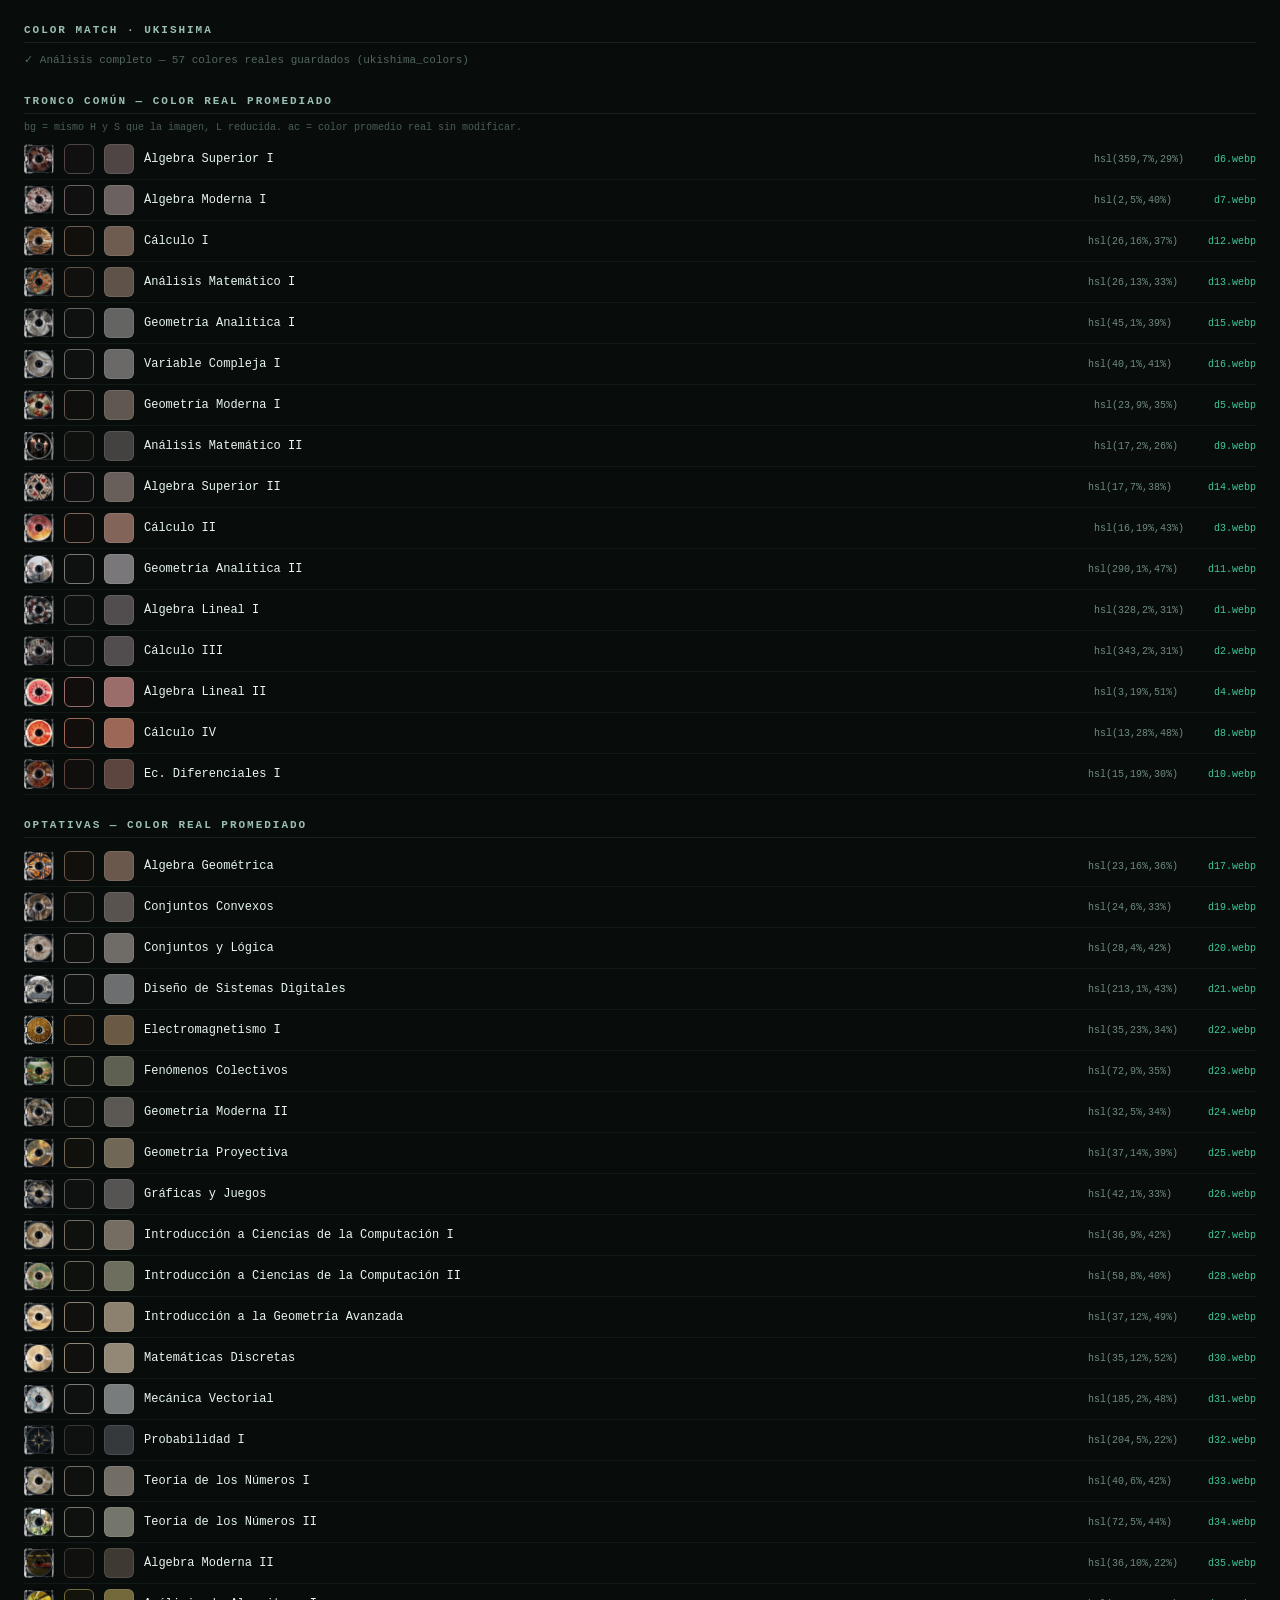
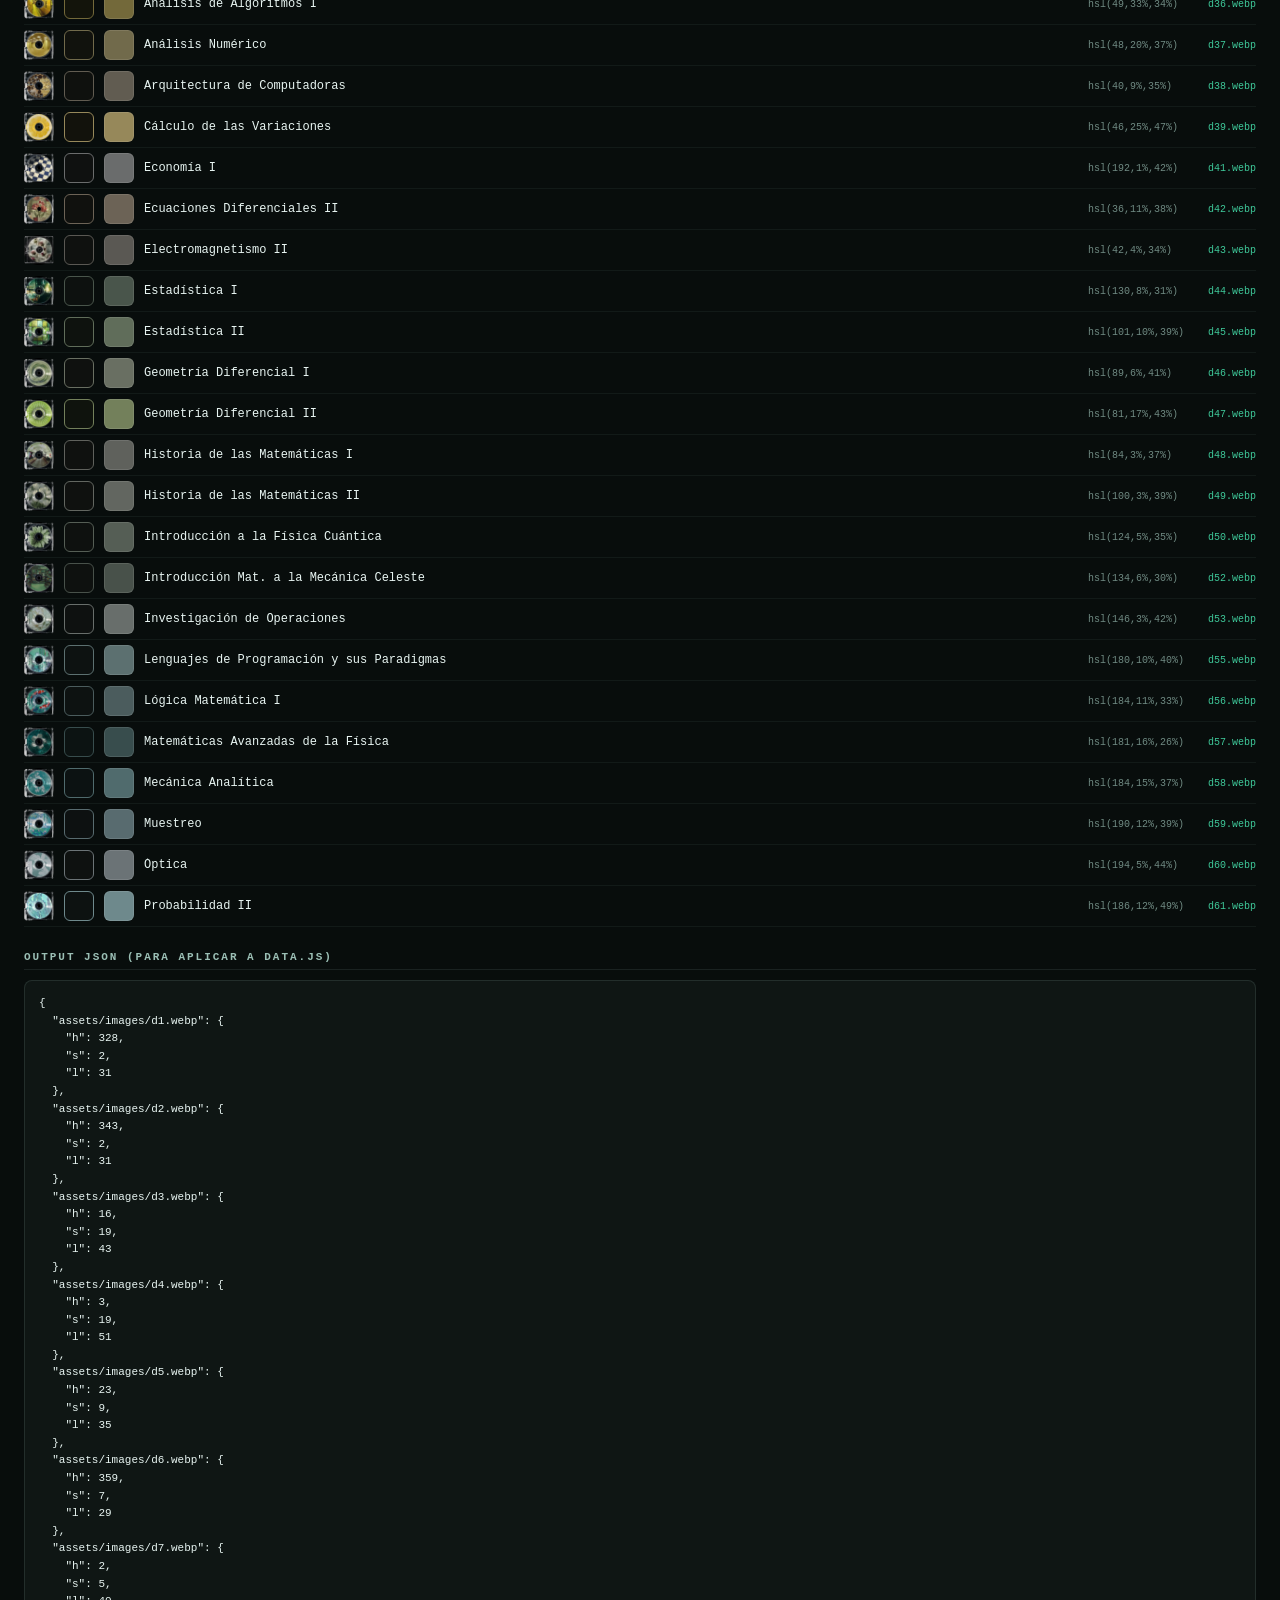
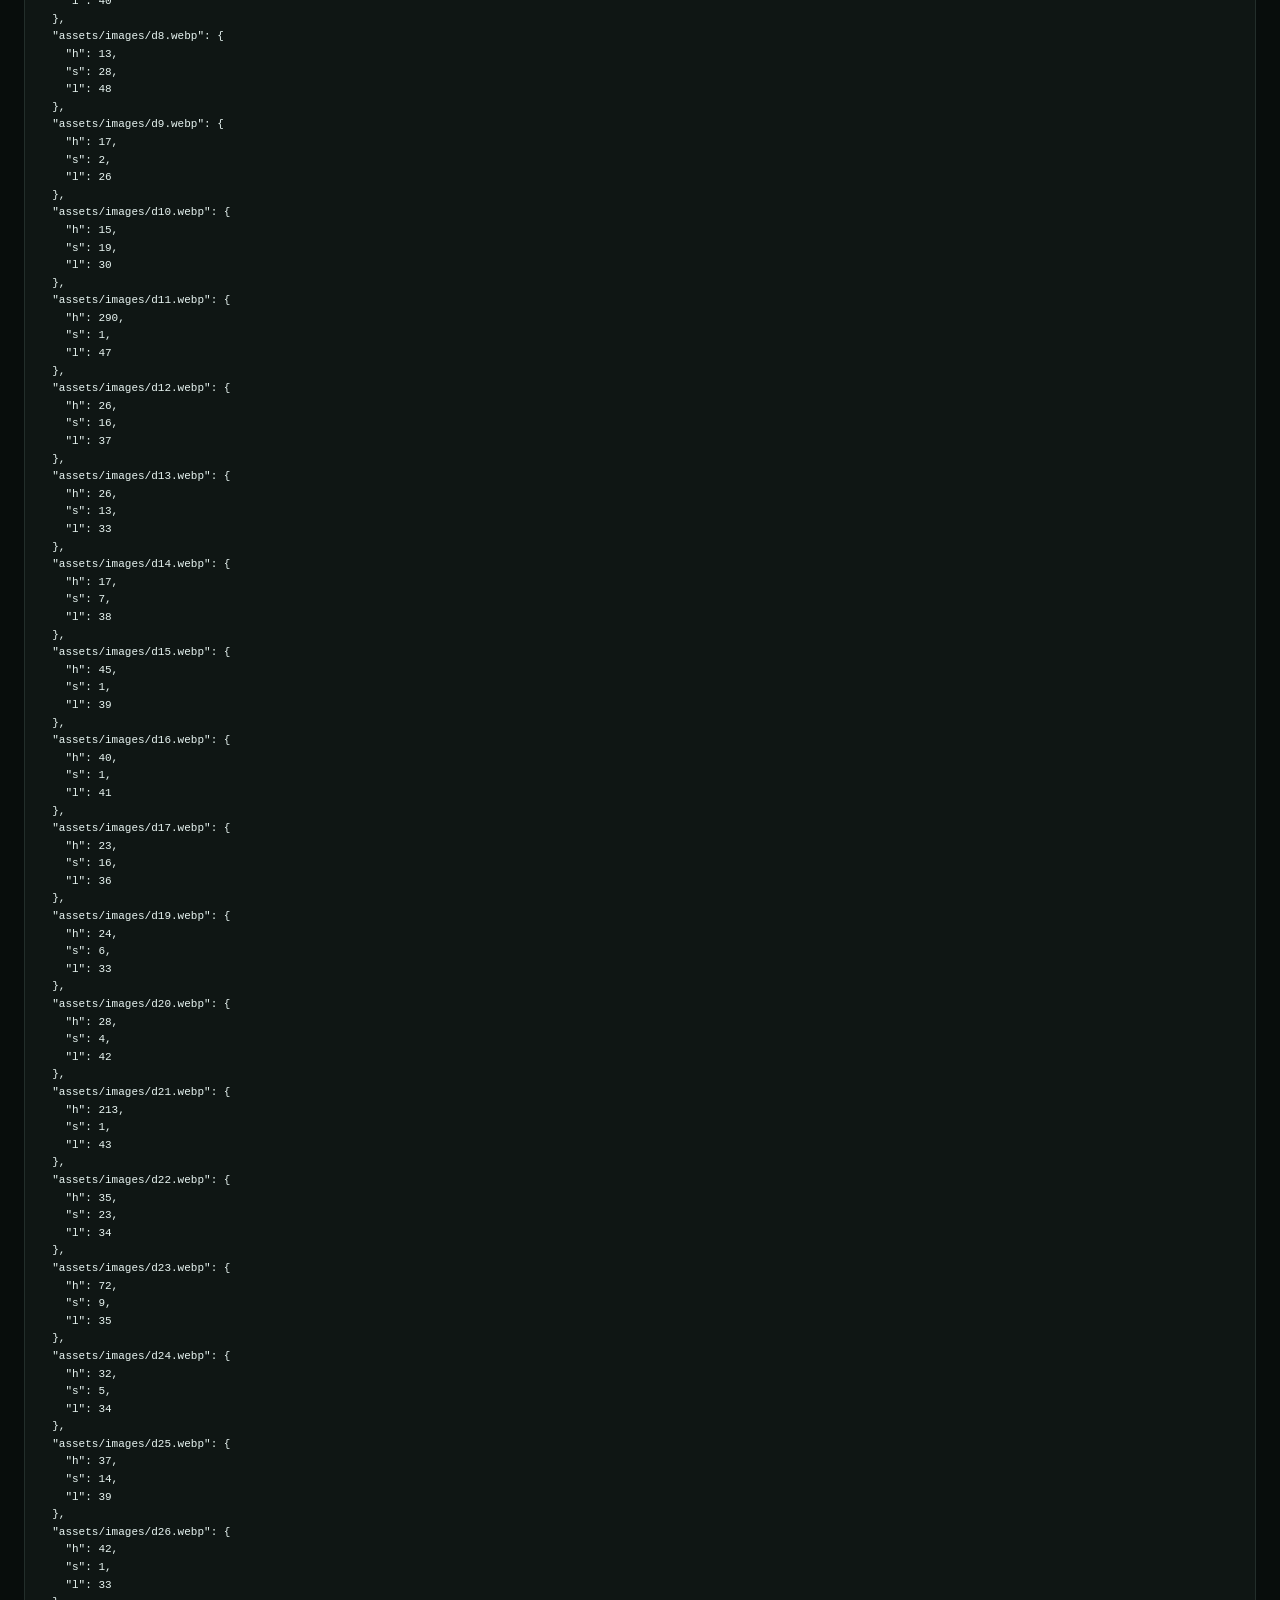
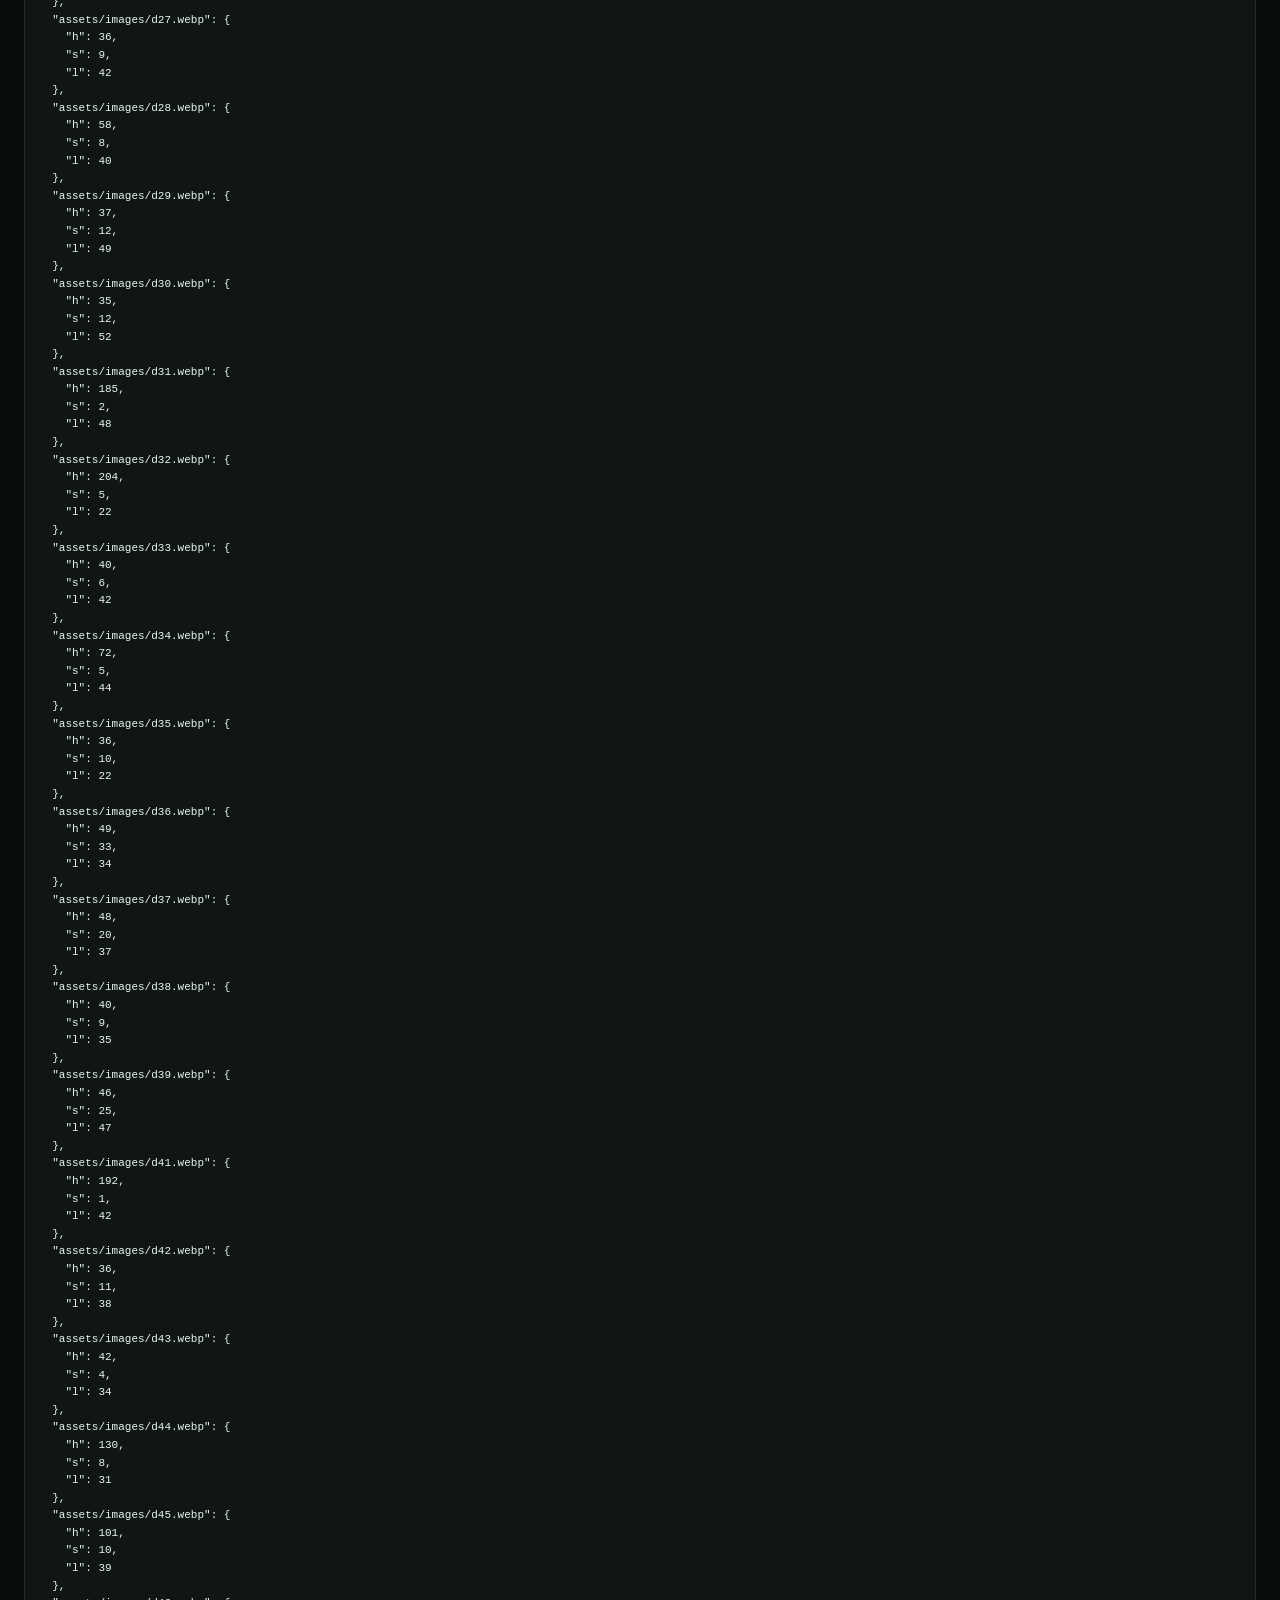
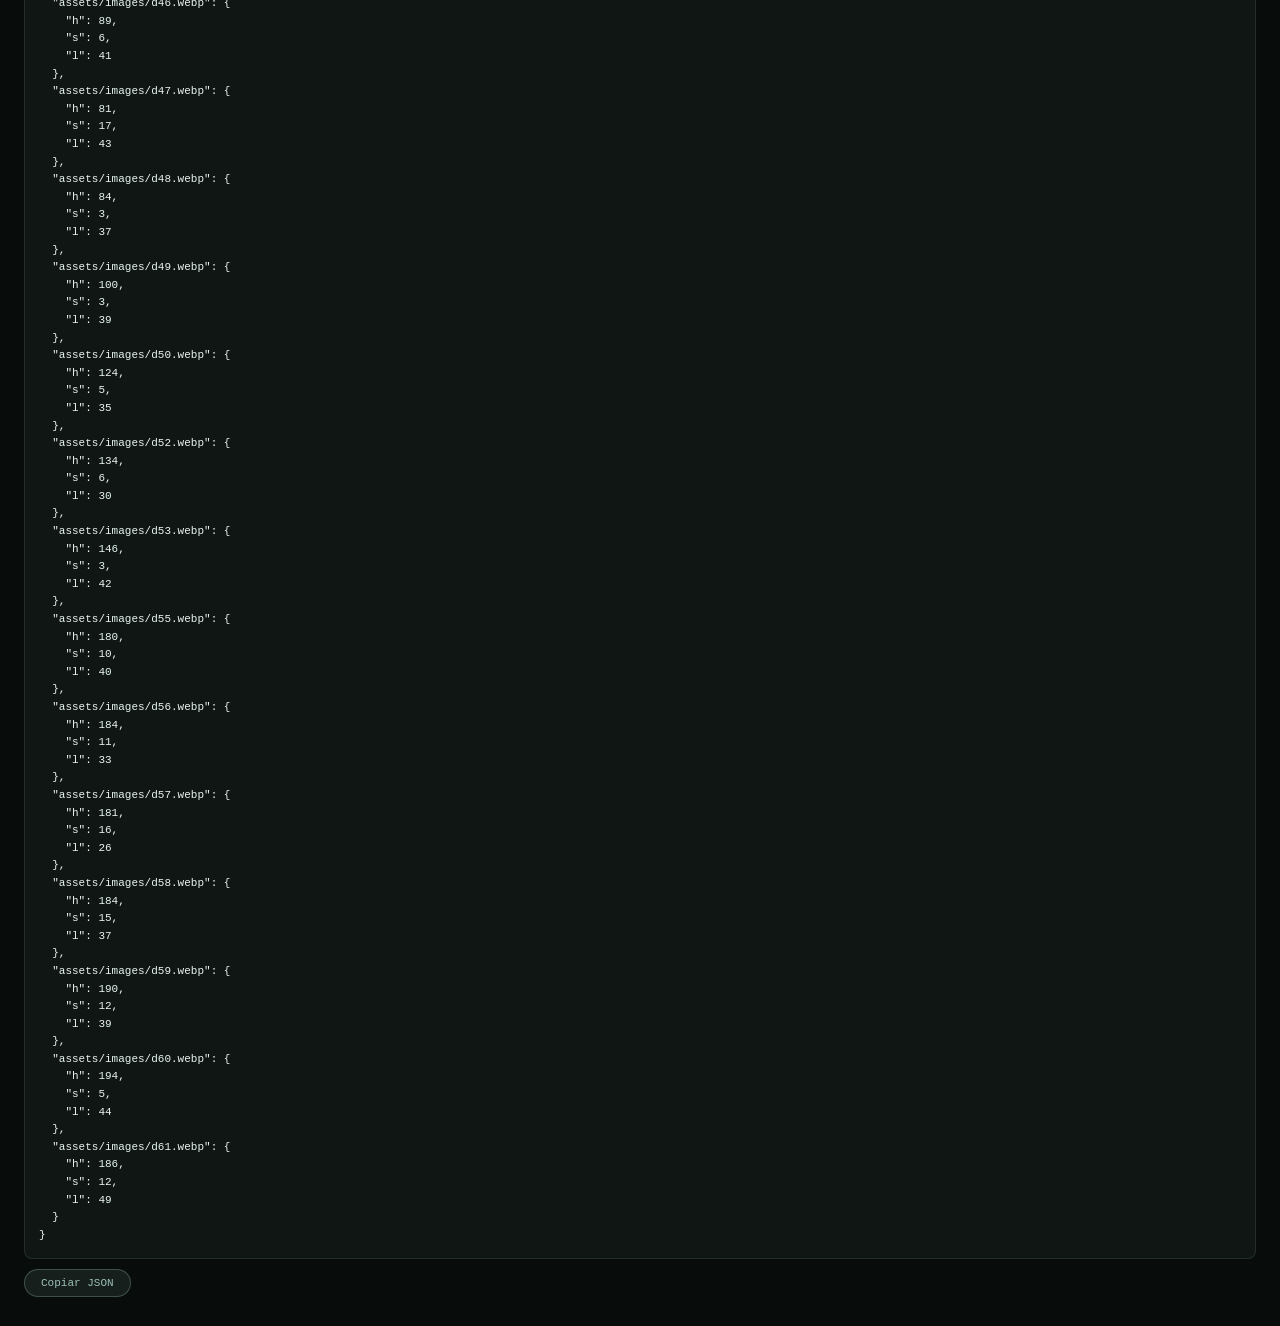
<file: color-match.html>
<!DOCTYPE html>
<html lang="es">
<head>
  <meta charset="UTF-8">
  <title>Color Match · Ukishima</title>
  <style>
    * { box-sizing: border-box; margin: 0; padding: 0; }
    body { background: #080d0c; color: #e8f5f2; font-family: 'DM Mono', monospace, system-ui; font-size: 12px; padding: 24px; }
    h2 { font-size: 11px; color: #9bbfb5; letter-spacing: 0.18em; text-transform: uppercase; margin: 24px 0 8px; border-bottom: 1px solid rgba(155,191,181,0.12); padding-bottom: 6px; }
    .row { display: flex; align-items: center; gap: 10px; padding: 5px 0; border-bottom: 1px solid rgba(155,191,181,0.07); }
    .swatch { width: 30px; height: 30px; border-radius: 6px; flex-shrink: 0; border: 1px solid rgba(255,255,255,0.1); }
    img.thumb { width: 30px; height: 30px; object-fit: cover; border-radius: 4px; flex-shrink: 0; }
    .name { flex: 1; min-width: 0; overflow: hidden; text-overflow: ellipsis; white-space: nowrap; color: #e8f5f2; }
    .badge { font-size: 10px; color: rgba(155,191,181,0.7); flex-shrink: 0; min-width: 110px; }
    .ok  { font-size: 10px; color: #3fc99a; flex-shrink: 0; }
    .chg { font-size: 10px; color: #d6b44e; flex-shrink: 0; }
    pre  { background: rgba(155,191,181,0.05); border: 1px solid rgba(155,191,181,0.14); padding: 14px; border-radius: 8px; overflow-x: auto; line-height: 1.6; margin-top: 10px; white-space: pre-wrap; font-size: 11px; }
    .btns { display: flex; gap: 10px; margin-top: 10px; flex-wrap: wrap; }
    button { background: rgba(155,191,181,0.1); border: 1px solid rgba(155,191,181,0.3); color: #9bbfb5; font-family: inherit; font-size: 11px; padding: 7px 16px; border-radius: 99px; cursor: pointer; }
    button:hover { background: rgba(155,191,181,0.2); color: #fff; }
    #status { color: rgba(155,191,181,0.5); font-size: 11px; margin: 10px 0; min-height: 18px; }
    canvas { display: none; }
    .section-note { font-size: 10px; color: rgba(155,191,181,0.45); margin-bottom: 6px; }
  </style>
</head>
<body>
<canvas id="cv"></canvas>
<h2 style="margin-top:0">Color Match · Ukishima</h2>
<div id="status">Iniciando análisis...</div>
<div id="results"></div>

<script>
// ── Tronco común — colorIdx fijo en avance.js ────────────────────────────────
const TRONCO = [
  {id:'algebra_superior_1',        name:'Álgebra Superior I',        colorIdx:0},
  {id:'calculo_1',                 name:'Cálculo I',                  colorIdx:1},
  {id:'geo_analitica_1',           name:'Geometría Analítica I',      colorIdx:2},
  {id:'geo_moderna_1',             name:'Geometría Moderna I',        colorIdx:3},
  {id:'algebra_superior_2',        name:'Álgebra Superior II',        colorIdx:4},
  {id:'calculo_2',                 name:'Cálculo II',                 colorIdx:5},
  {id:'geo_analitica_2',           name:'Geometría Analítica II',     colorIdx:6},
  {id:'algebra_lineal_1',          name:'Álgebra Lineal I',           colorIdx:7},
  {id:'calculo_3',                 name:'Cálculo III',                colorIdx:8},
  {id:'algebra_lineal_2',          name:'Álgebra Lineal II',          colorIdx:9},
  {id:'calculo_4',                 name:'Cálculo IV',                 colorIdx:10},
  {id:'ecuaciones_diferenciales_1',name:'Ec. Diferenciales I',        colorIdx:11},
  {id:'algebra_moderna_1',         name:'Álgebra Moderna I',          colorIdx:0},
  {id:'analisis_matematico_1',     name:'Análisis Matemático I',      colorIdx:1},
  {id:'variable_compleja_1',       name:'Variable Compleja I',        colorIdx:2},
  {id:'analisis_matematico_2',     name:'Análisis Matemático II',     colorIdx:3},
];

// ── Optativas con imágenes locales (d17–d61) ─────────────────────────────────
const OPTATIVAS = [
  // Bloque I
  {name:'Álgebra Geométrica',                           file:'d17'},
  {name:'Conjuntos Convexos',                           file:'d19'},
  {name:'Conjuntos y Lógica',                           file:'d20'},
  {name:'Diseño de Sistemas Digitales',                 file:'d21'},
  {name:'Electromagnetismo I',                          file:'d22'},
  {name:'Fenómenos Colectivos',                         file:'d23'},
  {name:'Geometría Moderna II',                         file:'d24'},
  {name:'Geometría Proyectiva',                         file:'d25'},
  {name:'Gráficas y Juegos',                            file:'d26'},
  {name:'Introducción a Ciencias de la Computación I',  file:'d27'},
  {name:'Introducción a Ciencias de la Computación II', file:'d28'},
  {name:'Introducción a la Geometría Avanzada',         file:'d29'},
  {name:'Matemáticas Discretas',                        file:'d30'},
  {name:'Mecánica Vectorial',                           file:'d31'},
  {name:'Probabilidad I',                               file:'d32'},
  {name:'Teoría de los Números I',                      file:'d33'},
  {name:'Teoría de los Números II',                     file:'d34'},
  // Bloque II
  {name:'Álgebra Moderna II',                           file:'d35'},
  {name:'Análisis de Algoritmos I',                     file:'d36'},
  {name:'Análisis Numérico',                            file:'d37'},
  {name:'Arquitectura de Computadoras',                 file:'d38'},
  {name:'Cálculo de las Variaciones',                   file:'d39'},
  {name:'Economía I',                                   file:'d41'},
  {name:'Ecuaciones Diferenciales II',                  file:'d42'},
  {name:'Electromagnetismo II',                         file:'d43'},
  {name:'Estadística I',                                file:'d44'},
  {name:'Estadística II',                               file:'d45'},
  {name:'Geometría Diferencial I',                      file:'d46'},
  {name:'Geometría Diferencial II',                     file:'d47'},
  {name:'Historia de las Matemáticas I',                file:'d48'},
  {name:'Historia de las Matemáticas II',               file:'d49'},
  {name:'Introducción a la Física Cuántica',            file:'d50'},
  {name:'Introducción Mat. a la Mecánica Celeste',      file:'d52'},
  {name:'Investigación de Operaciones',                 file:'d53'},
  {name:'Lenguajes de Programación y sus Paradigmas',   file:'d55'},
  {name:'Lógica Matemática I',                          file:'d56'},
  {name:'Matemáticas Avanzadas de la Física',           file:'d57'},
  {name:'Mecánica Analítica',                           file:'d58'},
  {name:'Muestreo',                                     file:'d59'},
  {name:'Óptica',                                       file:'d60'},
  {name:'Probabilidad II',                              file:'d61'},
];

// ── Canvas setup ─────────────────────────────────────────────────────────────
const cv  = document.getElementById('cv');
const ctx = cv.getContext('2d', {willReadFrequently: true});
cv.width = cv.height = 48;

// Media RGB simple → HSL real (sin discretización ni normalización)
function imageAvgColor(src) {
  return new Promise(resolve => {
    const img = new Image();
    img.onload = () => {
      ctx.clearRect(0, 0, 48, 48);
      ctx.drawImage(img, 0, 0, 48, 48);
      const {data} = ctx.getImageData(0, 0, 48, 48);
      // Media aritmética simple de R, G, B
      let rS = 0, gS = 0, bS = 0;
      const n = data.length / 4;
      for (let i = 0; i < data.length; i += 4) { rS += data[i]; gS += data[i+1]; bS += data[i+2]; }
      const r = rS/(n*255), g = gS/(n*255), b = bS/(n*255);
      // RGB → HSL
      const max = Math.max(r,g,b), min = Math.min(r,g,b), d = max - min;
      const l = Math.round((max + min) / 2 * 100);
      if (d < 1e-6) { resolve({h:0, s:0, l}); return; }
      const s = Math.round(((max+min)/2 > 0.5 ? d/(2-max-min) : d/(max+min)) * 100);
      let h;
      if      (max===r) h = ((g-b)/d % 6)*60;
      else if (max===g) h = ((b-r)/d + 2)*60;
      else              h = ((r-g)/d + 4)*60;
      if (h < 0) h += 360;
      resolve({h: Math.round(h), s, l});
    };
    img.onerror = () => resolve({h:0, s:0, l:50});
    img.src = src;
  });
}

function hueDist(a, b) {
  const d = Math.abs(a - b) % 360;
  return Math.min(d, 360 - d);
}

// Greedy optimal assignment usando el H del color promedio real
function optimalAssign(subs, imgs) {
  const used = new Set();
  const result = {};
  const sorted = subs.slice().sort((a, b) => a.targetHue - b.targetHue);
  for (const sub of sorted) {
    let best = null, bestDist = Infinity;
    for (const img of imgs) {
      if (used.has(img.file)) continue;
      const d = hueDist(sub.targetHue, img.color.h);
      if (d < bestDist) { bestDist = d; best = img; }
    }
    if (best) { result[sub.id] = {file: best.file, color: best.color, dist: bestDist}; used.add(best.file); }
  }
  return result;
}

// ── Main ──────────────────────────────────────────────────────────────────────
async function run() {
  const status = document.getElementById('status');
  const out    = document.getElementById('results');

  // 1. Tronco común images d1–d16
  status.textContent = 'Analizando tronco común (d1–d16)…';
  const tImages = await Promise.all(
    Array.from({ length: 16 }, (_, i) => {
      const file = `d${i + 1}`;
      return imageAvgColor(`assets/images/${file}.webp`).then(color => {
        status.textContent = `Tronco: ${file}.webp → hsl(${color.h},${color.s}%,${color.l}%)`;
        return { file, color };
      });
    })
  );

  const tSubs    = TRONCO.map(s => ({...s, targetHue: s.colorIdx * 30}));
  const tAssign  = optimalAssign(tSubs, tImages);

  // 2. Optativas d17–d61
  status.textContent = 'Analizando optativas (d17–d61)…';
  const optResults = await Promise.all(
    OPTATIVAS.map(opt =>
      imageAvgColor(`assets/images/${opt.file}.webp`).then(color => {
        status.textContent = `Opt: ${opt.file}.webp → hsl(${color.h},${color.s}%,${color.l}%)`;
        return { ...opt, color };
      })
    )
  );

  /* ── Guardar color completo {h,s,l} en localStorage ──────────────────────
     avance.js lo usa para bg y ac sin normalización adicional             */
  const colorStore = {};
  // Tronco común (por icono actual asignado)
  for (let i = 1; i <= 16; i++) {
    const img = tImages[i-1];
    colorStore[`assets/images/${img.file}.webp`] = img.color;
  }
  // Optativas
  for (const o of optResults) {
    colorStore[`assets/images/${o.file}.webp`] = o.color;
  }
  localStorage.setItem('ukishima_colors', JSON.stringify(colorStore));
  // Backward compat: también guardar solo hue
  const hueStore = {};
  for (const k in colorStore) hueStore[k] = colorStore[k].h;
  localStorage.setItem('ukishima_hues', JSON.stringify(hueStore));

  const saved = Object.keys(colorStore).length;
  status.textContent = `✓ Análisis completo — ${saved} colores reales guardados (ukishima_colors)`;

  // ── Render ──────────────────────────────────────────────────────────────────
  let html = '';

  function acColor(c)  { return `hsl(${c.h},${c.s}%,${c.l}%)`; }
  function bgColor(c)  { return `hsla(${c.h},${c.s}%,${Math.max(Math.round(c.l*0.14),7)}%,0.76)`; }

  // Tronco común
  html += `<h2>Tronco Común — color real promediado</h2>
  <p class="section-note">bg = mismo H y S que la imagen, L reducida. ac = color promedio real sin modificar.</p>`;
  for (const s of tSubs.sort((a,b)=>a.targetHue-b.targetHue)) {
    const a = tAssign[s.id];
    if (!a) continue;
    html += `<div class="row">
      <img class="thumb" src="assets/images/${a.file}.webp">
      <div class="swatch" style="background:${bgColor(a.color)};border-color:${acColor(a.color)}"></div>
      <div class="swatch" style="background:${acColor(a.color)}"></div>
      <div class="name">${s.name}</div>
      <span class="badge">hsl(${a.color.h},${a.color.s}%,${a.color.l}%)</span>
      <span class="ok">${a.file}.webp</span>
    </div>`;
  }

  // Optativas
  html += `<h2>Optativas — color real promediado</h2>`;
  for (const opt of optResults) {
    html += `<div class="row">
      <img class="thumb" src="assets/images/${opt.file}.webp">
      <div class="swatch" style="background:${bgColor(opt.color)};border-color:${acColor(opt.color)}"></div>
      <div class="swatch" style="background:${acColor(opt.color)}"></div>
      <div class="name">${opt.name}</div>
      <span class="badge">hsl(${opt.color.h},${opt.color.s}%,${opt.color.l}%)</span>
      <span class="ok">${opt.file}.webp</span>
    </div>`;
  }

  // JSON output
  const fullJSON = JSON.stringify(colorStore, null, 2);

  html += `<h2>Output JSON (para aplicar a data.js)</h2>
  <pre id="jout">${fullJSON}</pre>
  <div class="btns">
    <button data-action="copy-json">Copiar JSON</button>
  </div>`;

  out.innerHTML = html;
}

document.getElementById('results').addEventListener('click', function(e) {
  var btn = e.target.closest('[data-action="copy-json"]');
  if (btn) navigator.clipboard.writeText(document.getElementById('jout').textContent)
    .then(function() { btn.textContent = '✓ Copiado'; });
});

run();
</script>
</body>
</html>
</file>
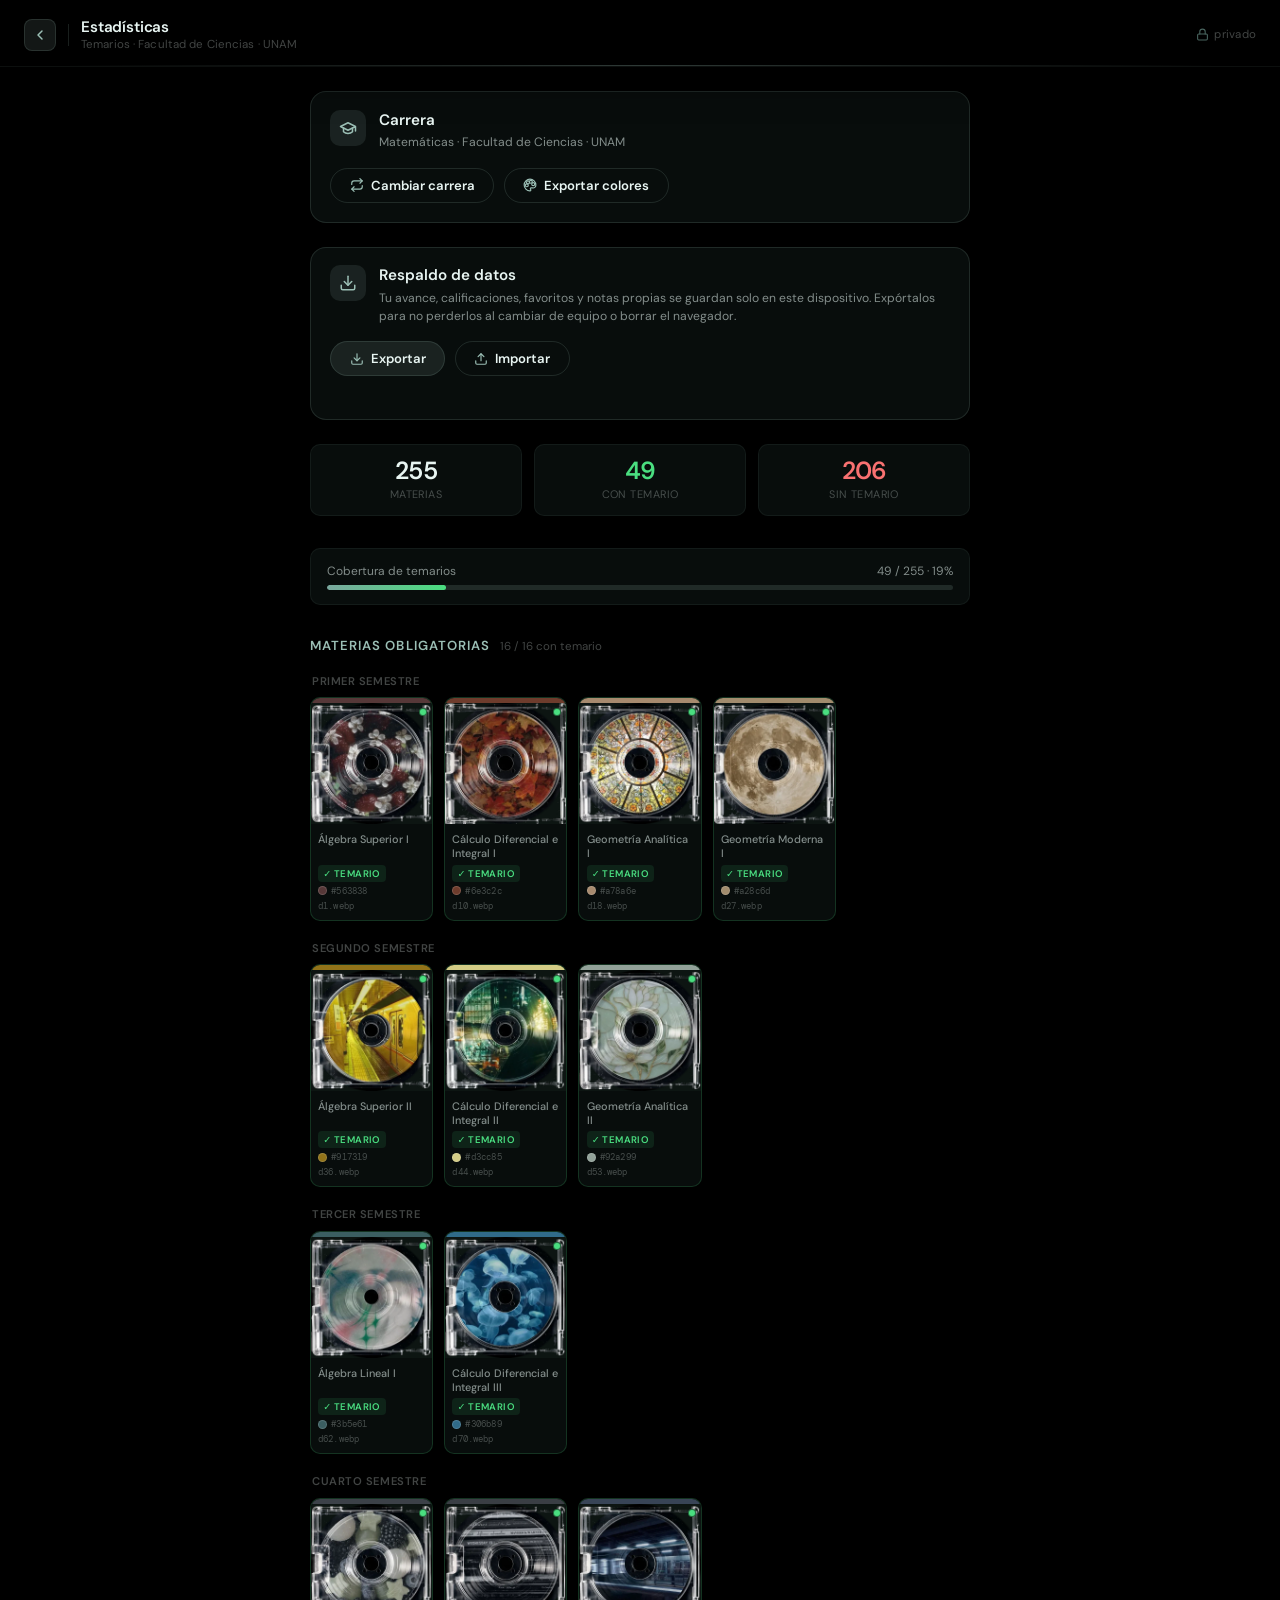
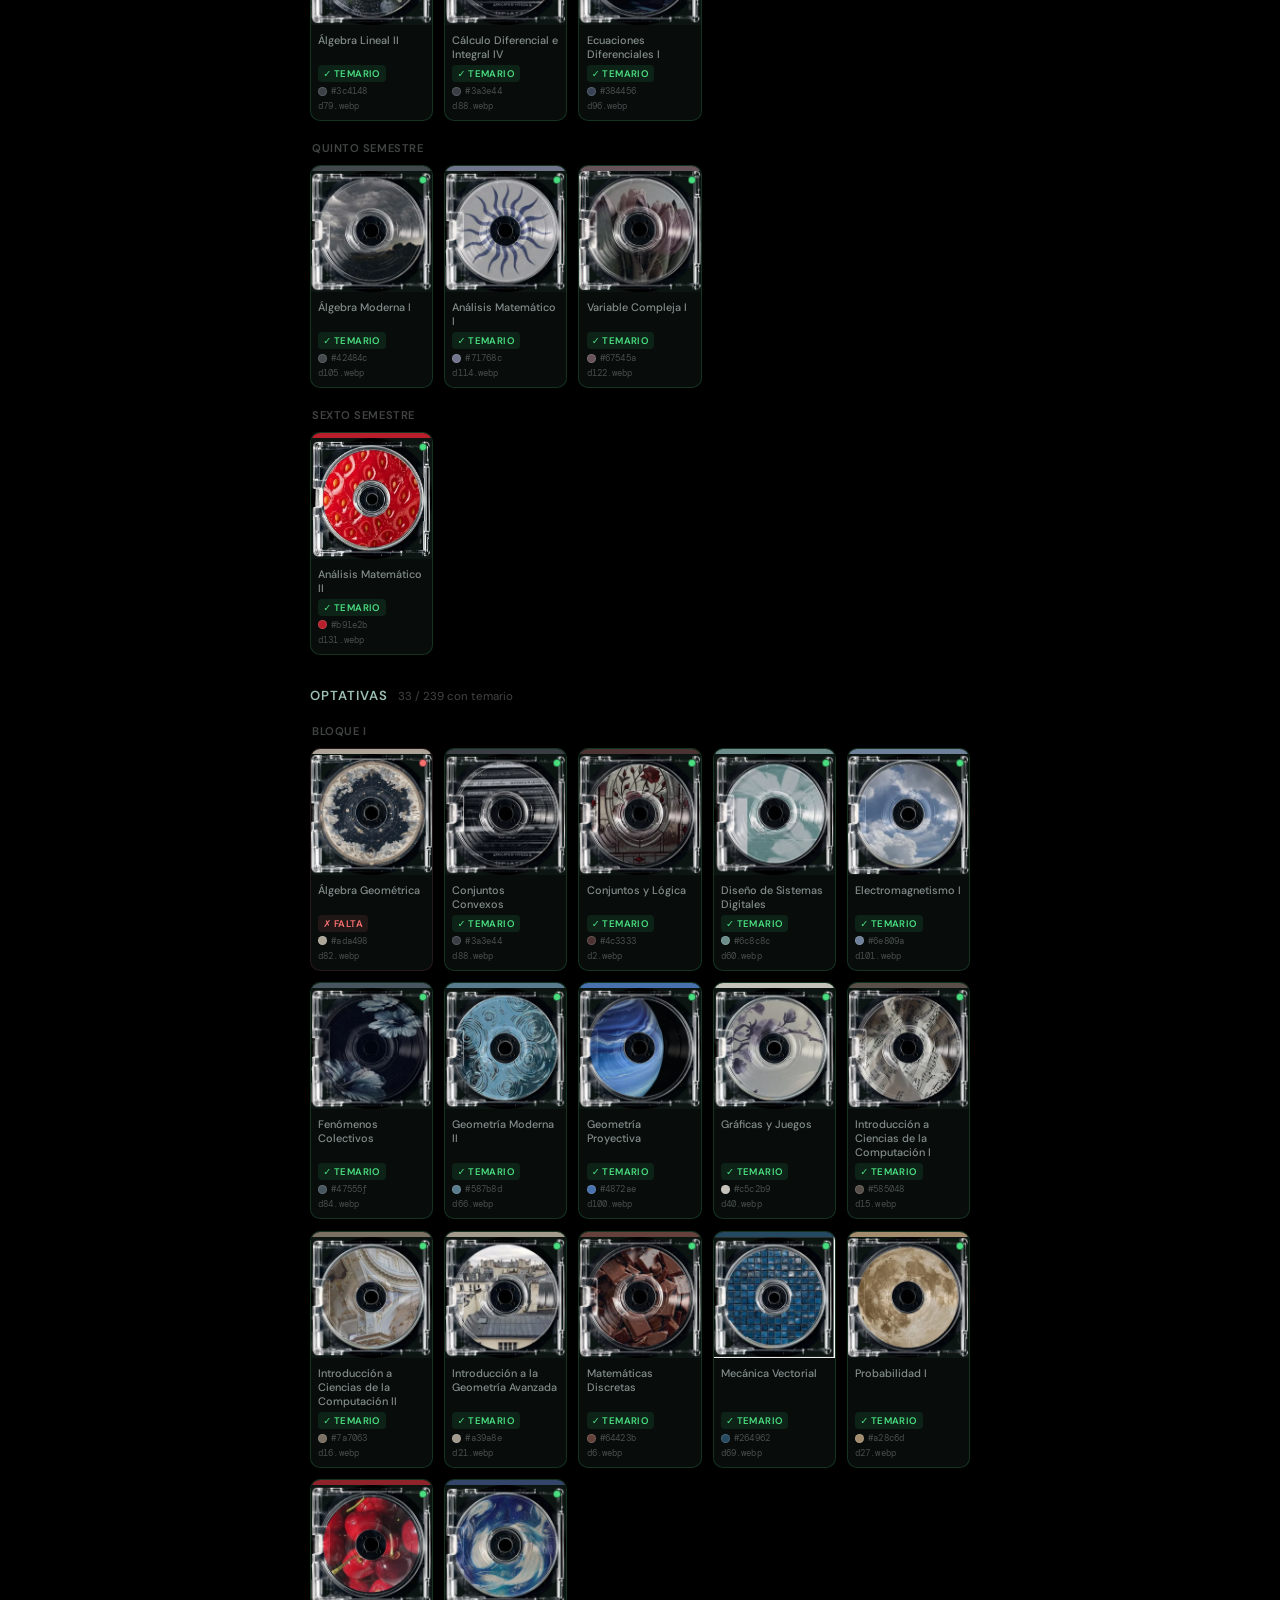
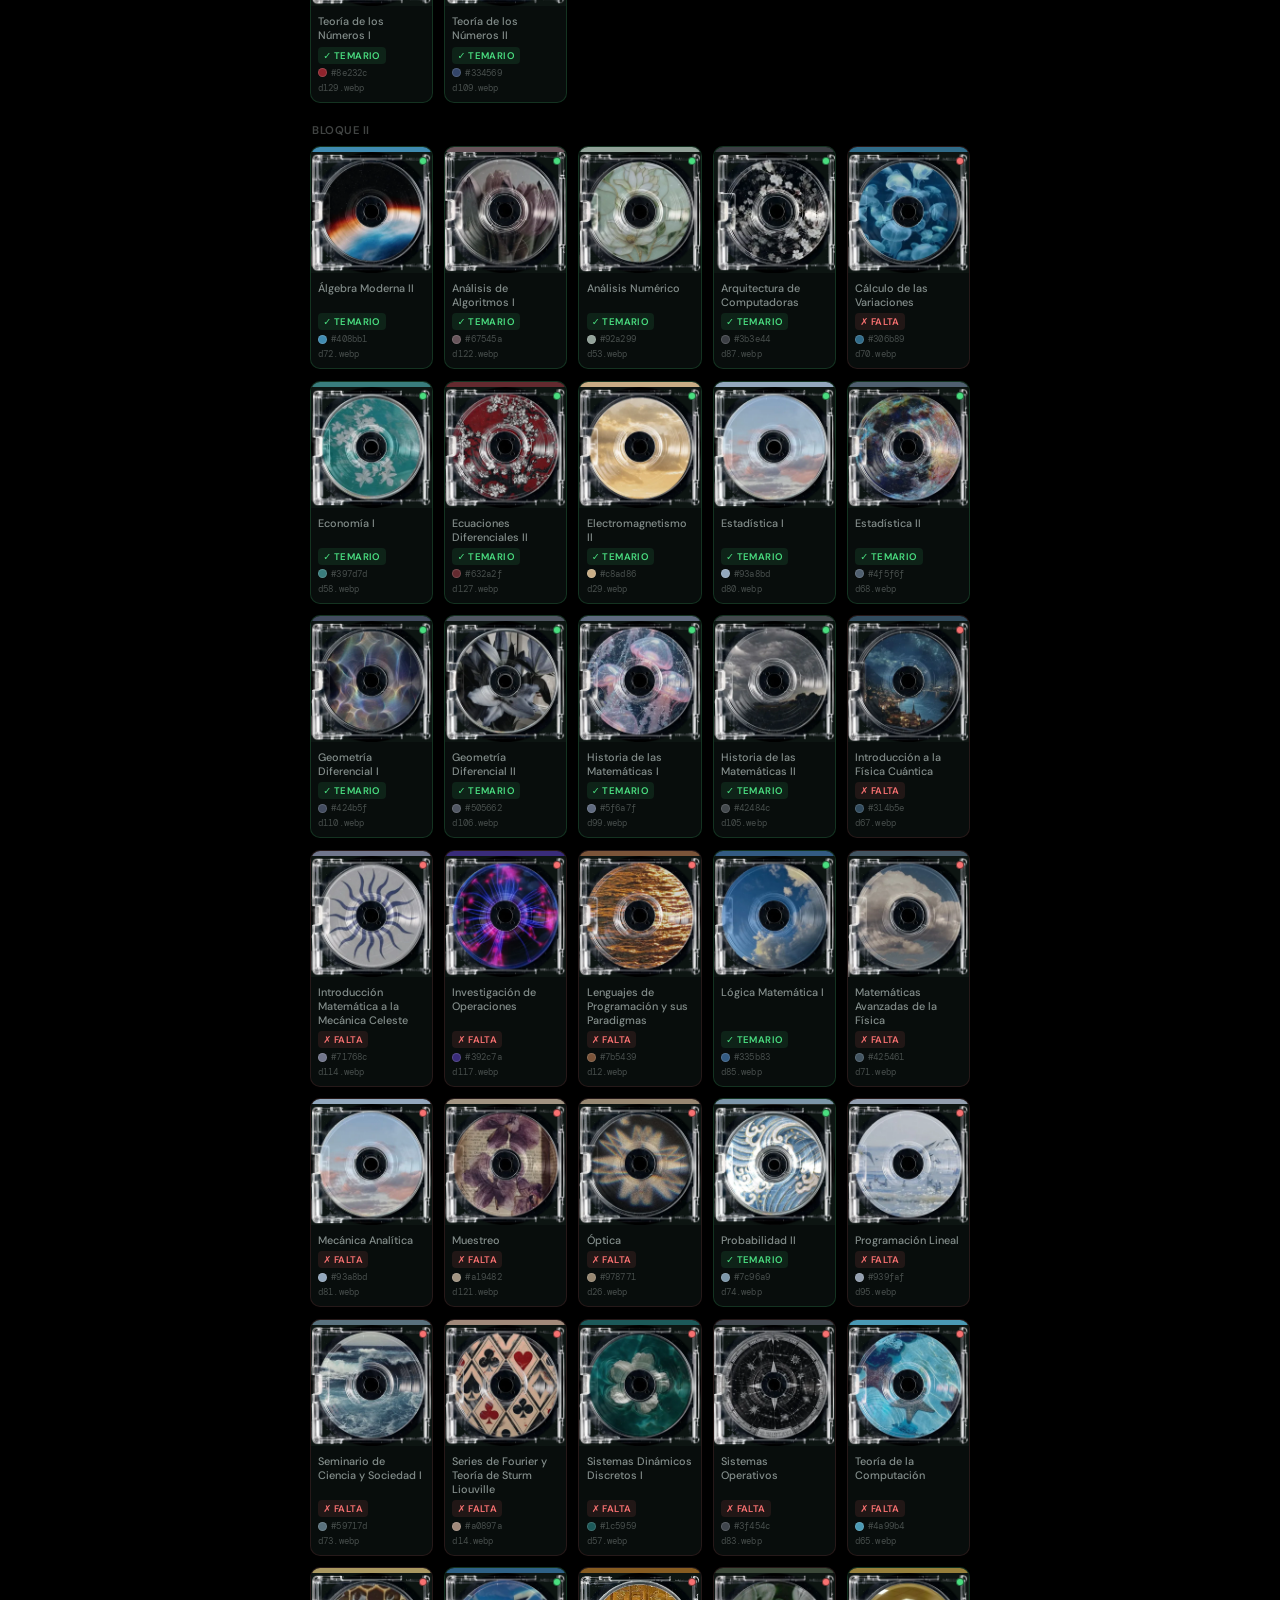
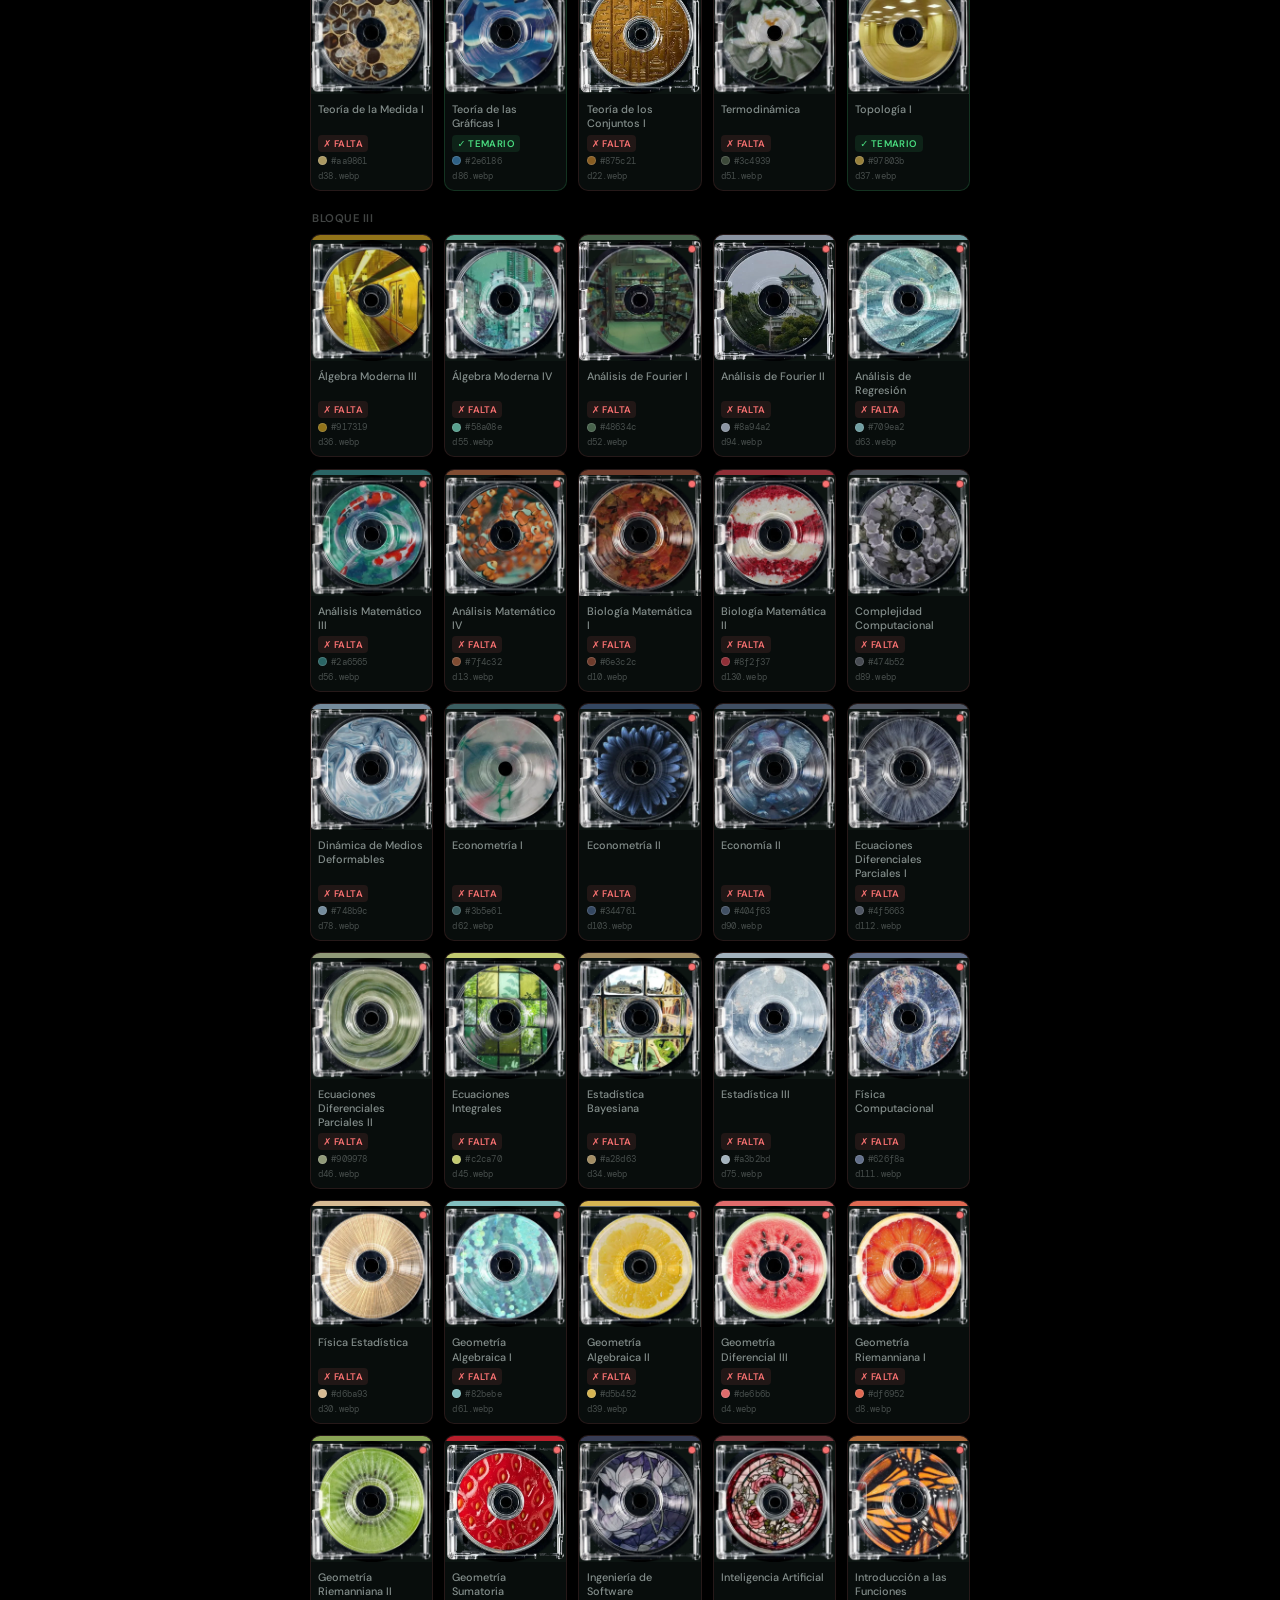
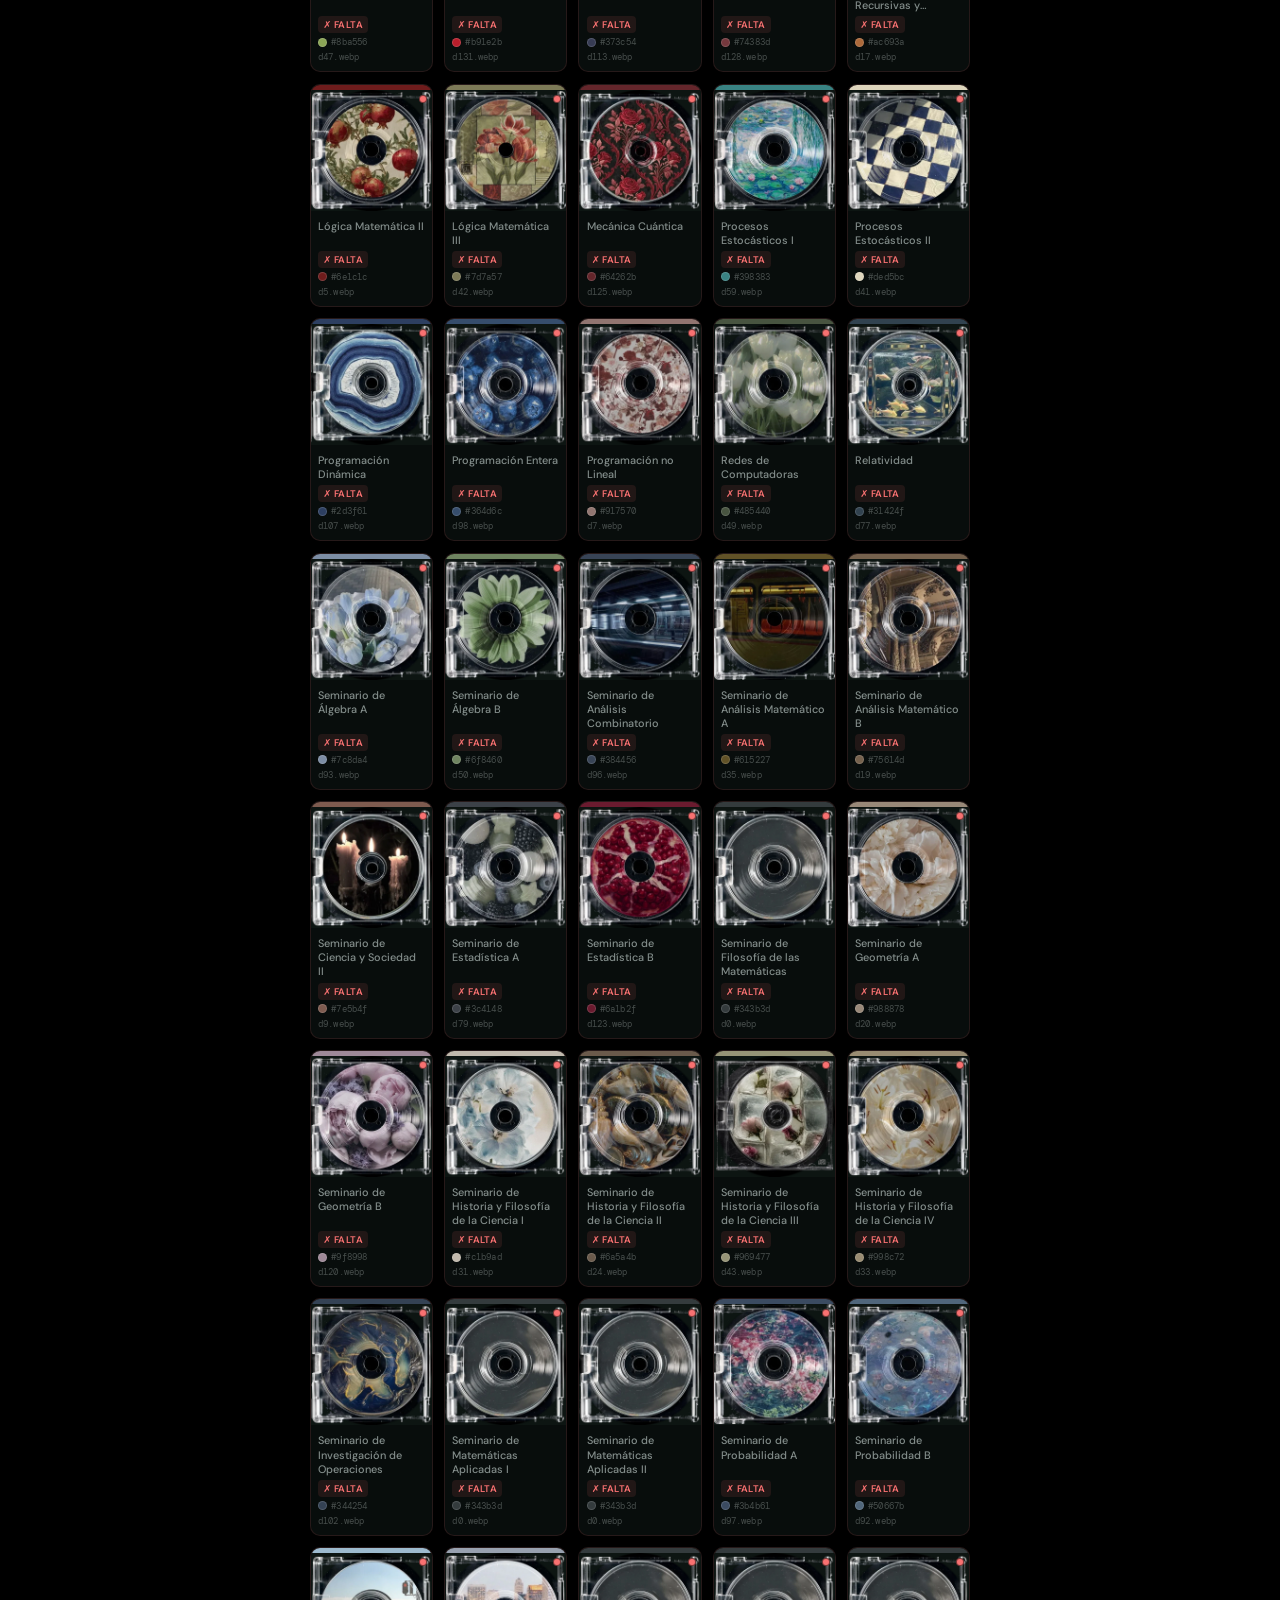
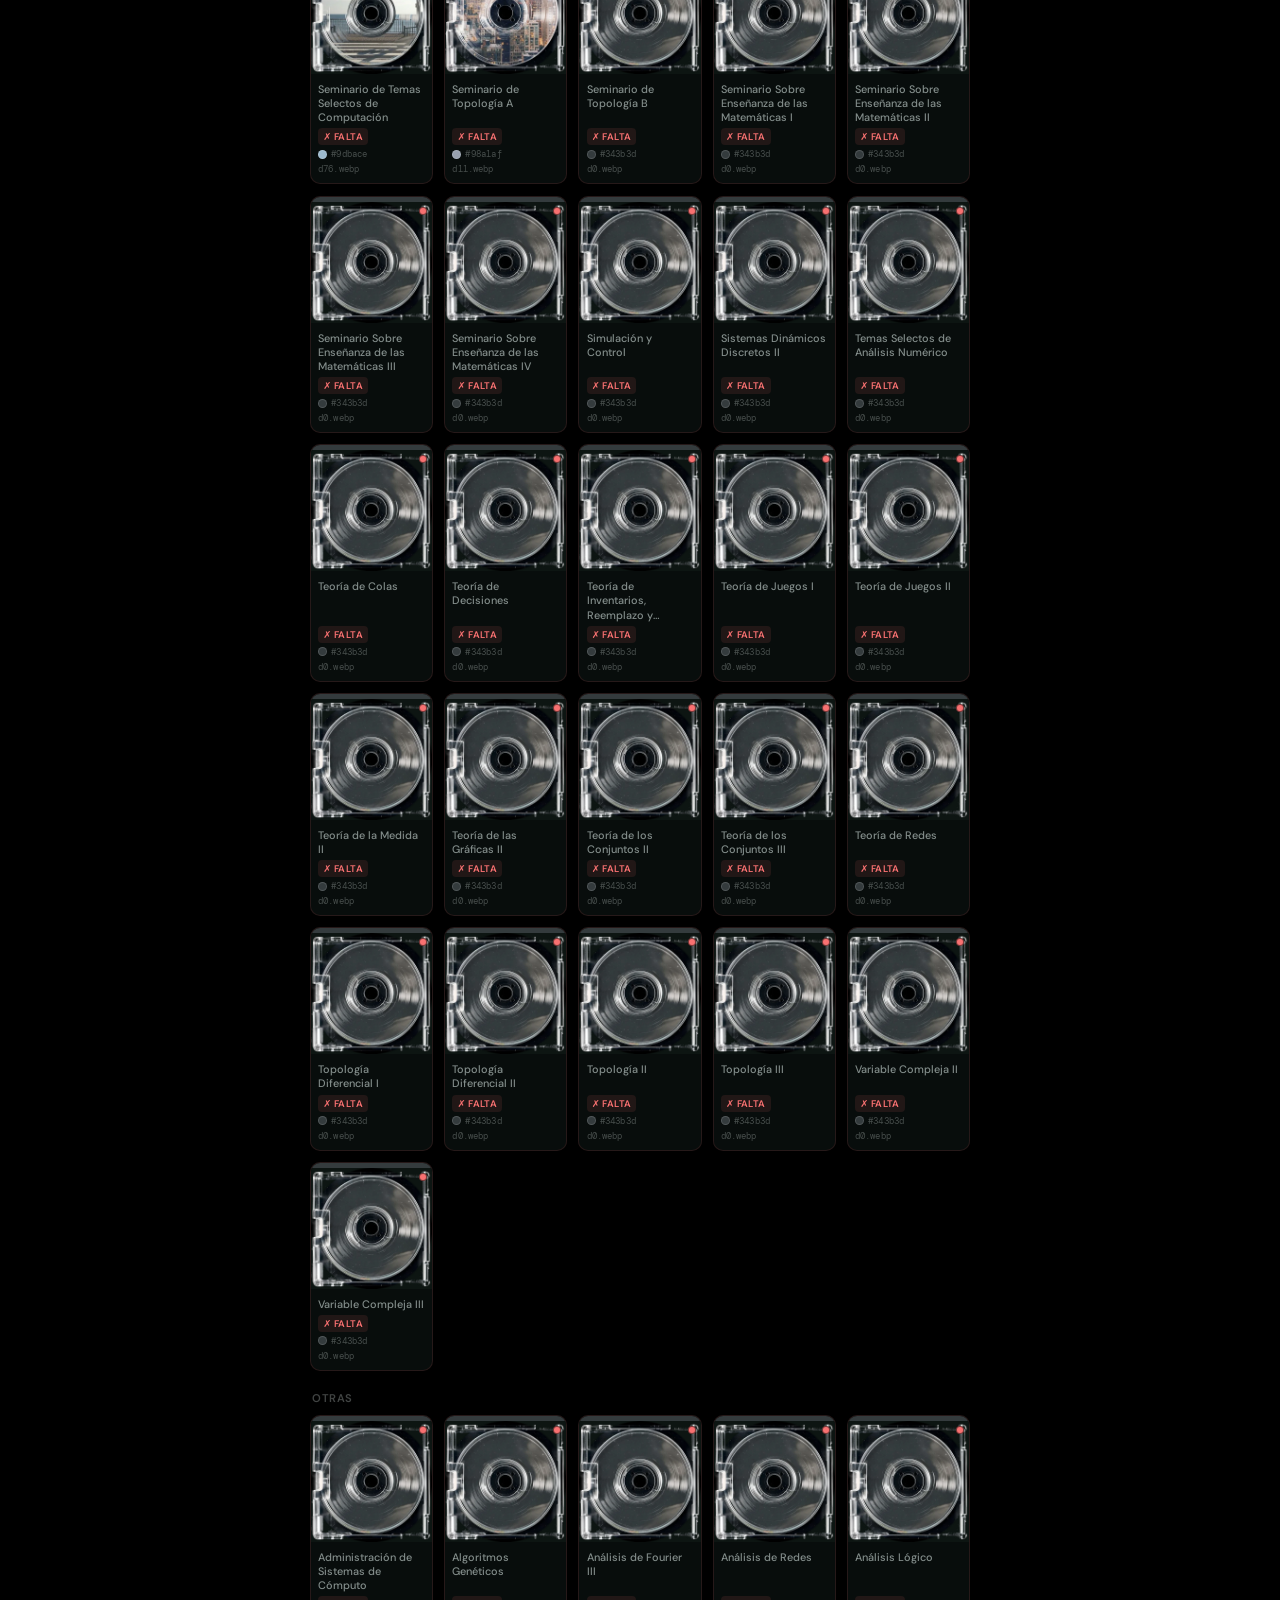
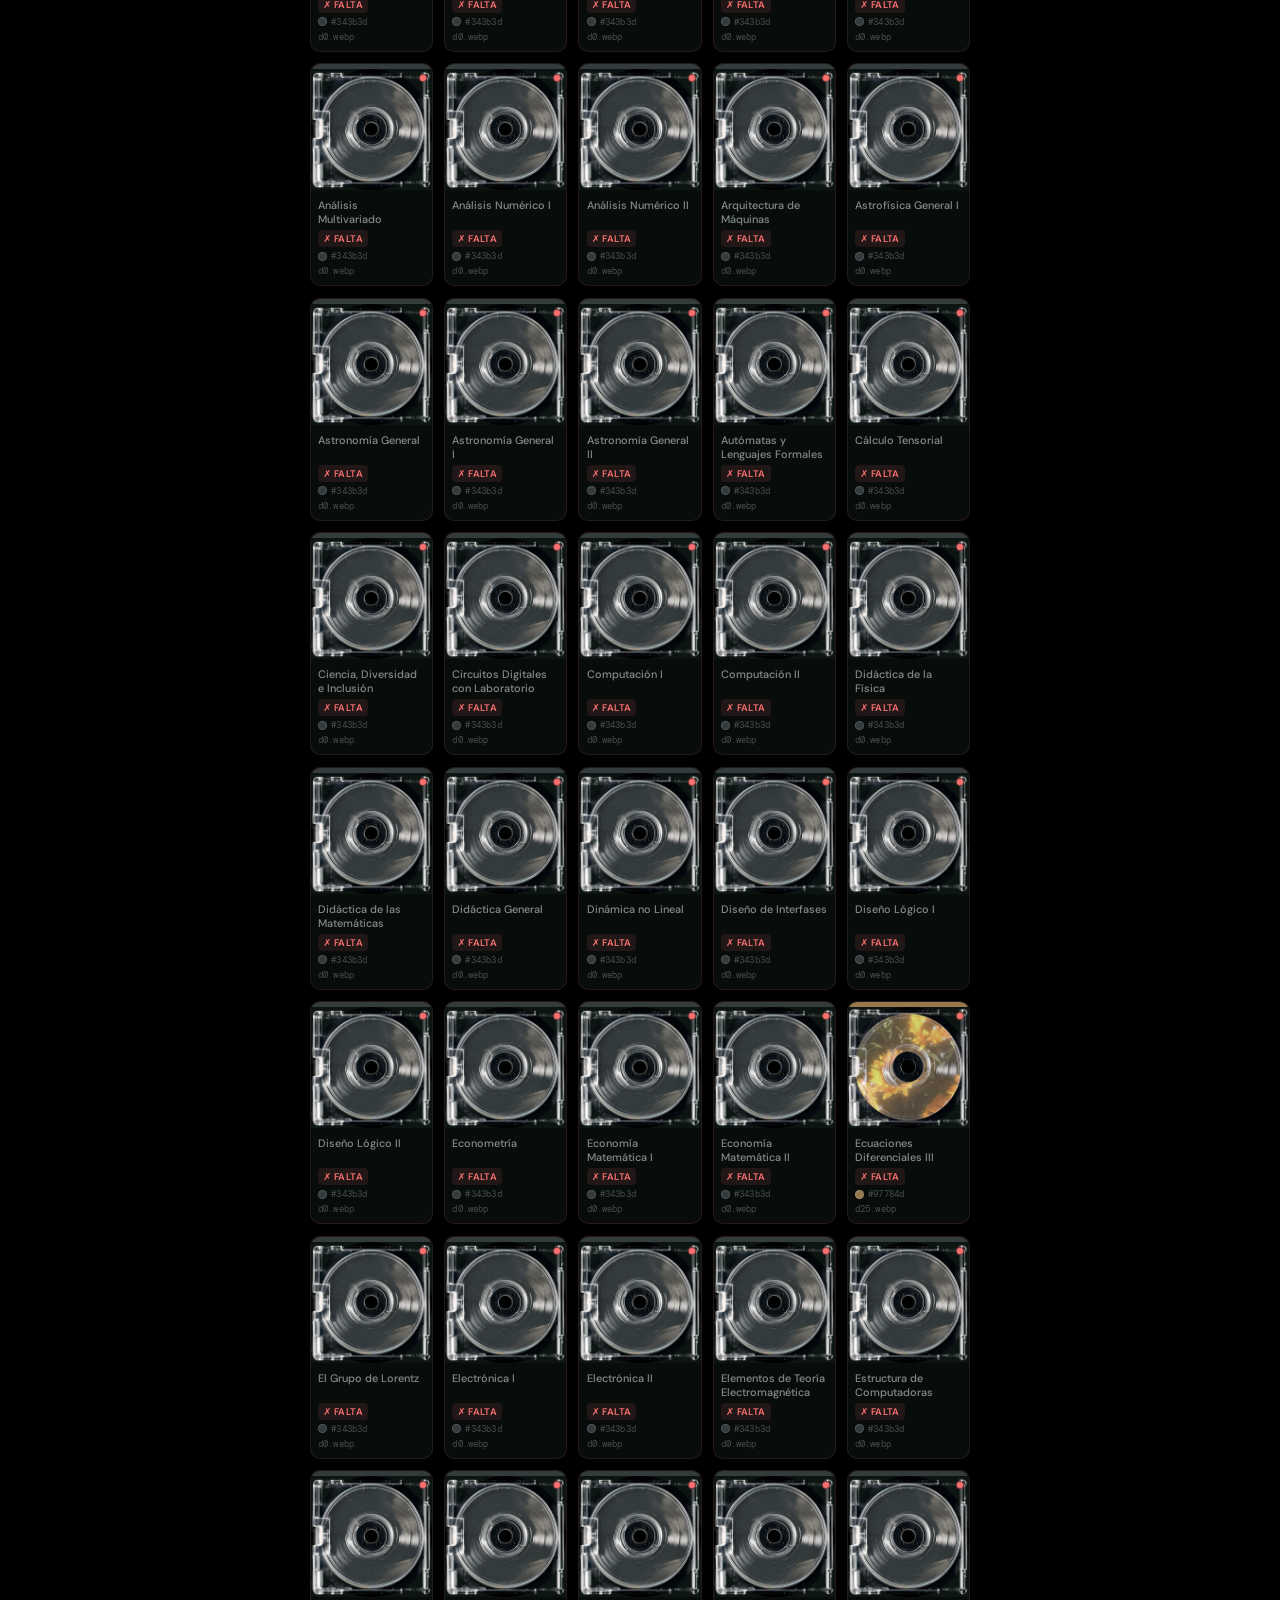
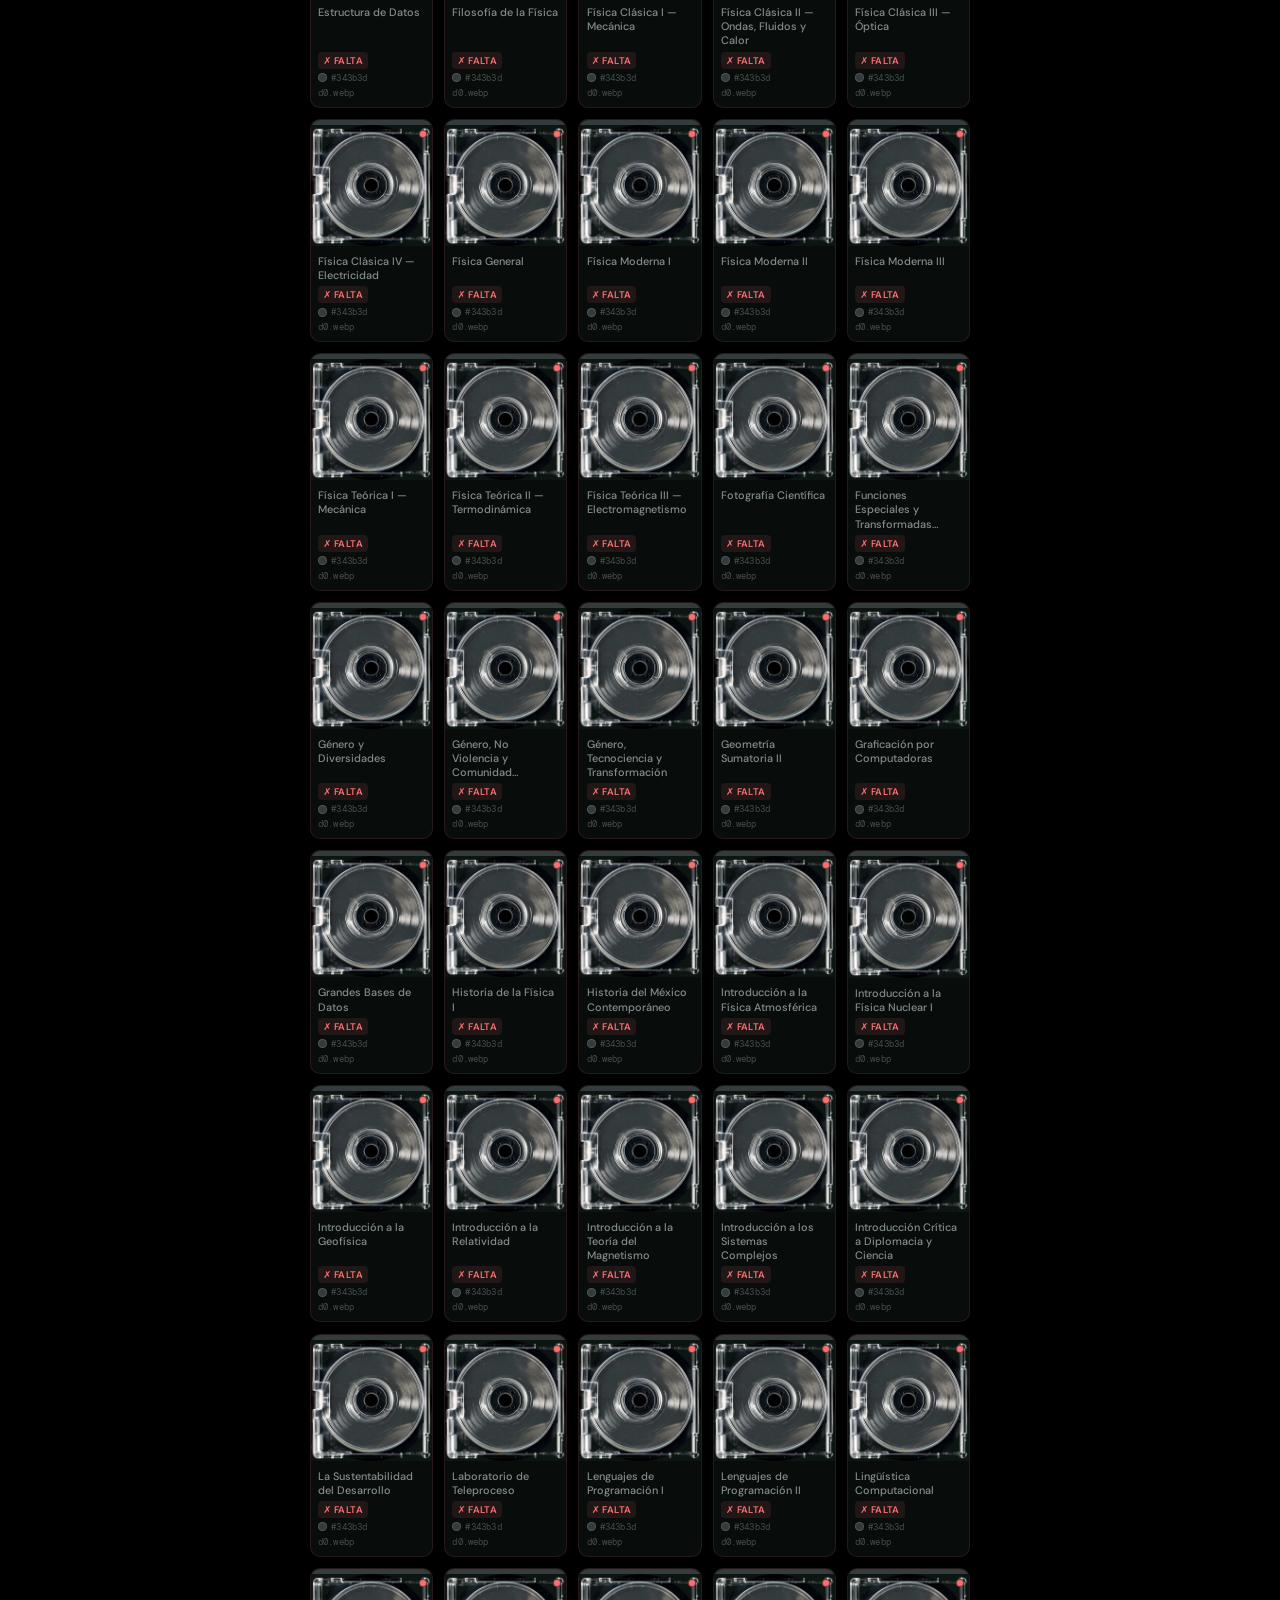
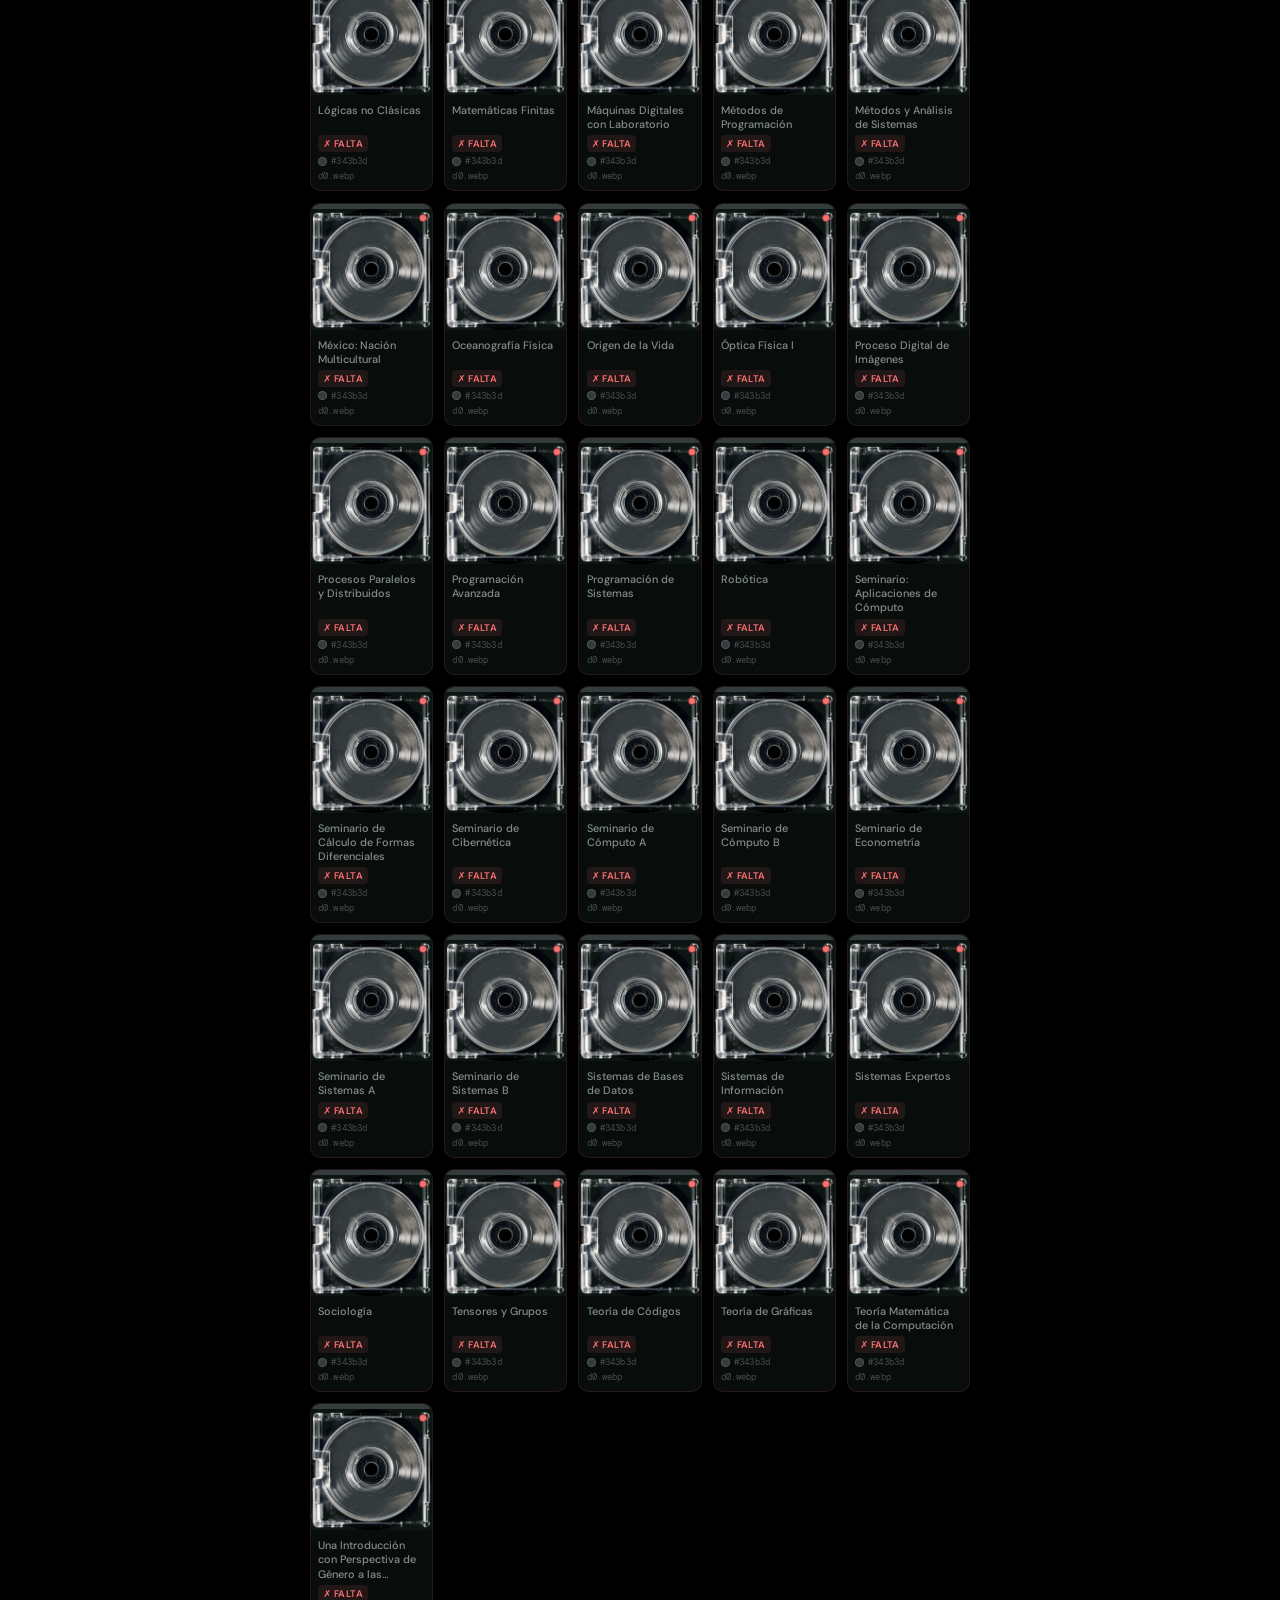
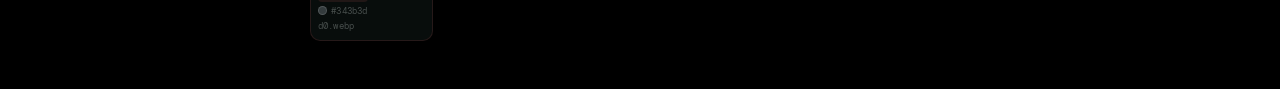
<file: estadisticas.html>
<!DOCTYPE html>
<html lang="es">
<head>
  <meta charset="UTF-8">
  <meta name="viewport" content="width=device-width, initial-scale=1.0, viewport-fit=cover">
  <meta name="theme-color" content="#000000">
  <meta name="color-scheme" content="dark">
  <title>Estadísticas · UNAM</title>
  <link rel="icon" href="assets/images/favicon.svg" type="image/svg+xml">
  <link rel="apple-touch-icon" href="assets/images/apple-touch-icon.png">
  <link rel="preload" href="assets/fonts/nuFiD-vYSZviVYUb_rj3ij__anPXDTzYgA.woff2" as="font" type="font/woff2" crossorigin>
  <link rel="preload" href="assets/fonts/nuFkD-vYSZviVYUb_rj3ij__anPXDTnogkk7.woff2" as="font" type="font/woff2" crossorigin>
  <link rel="preload" href="assets/fonts/rP2Yp2ywxg089UriI5-g4vlH9VoD8Cmcqbu0-K4.woff2" as="font" type="font/woff2" crossorigin>
  <link rel="preload" href="assets/fonts/aFTU7PB1QTsUX8KYthqQBA.woff2" as="font" type="font/woff2" crossorigin>
  <link rel="stylesheet" href="assets/fonts/google-fonts.css">
  <link rel="stylesheet" href="assets/css/estadisticas.css">
  <style>
    /* texto seleccionable en Estadísticas (para copiar hex / nombre de ícono) */
    .stats-wrap, .stats-wrap * { -webkit-user-select: text; user-select: text; -webkit-touch-callout: default; }
    /* ── ícono editable en la tarjeta de materia ── */
    .mat-card-iconwrap { position: relative; display: block; width: 100%; padding: 0; border: 0; background: none; cursor: pointer; font: inherit; color: inherit; }
    .mat-card-icon-edit { position: absolute; top: 6px; right: 6px; width: 24px; height: 24px; display: flex; align-items: center; justify-content: center; border-radius: 7px; background: rgba(0,0,0,.55); color: #e8f5f2; opacity: 0; transition: opacity .15s; }
    .mat-card-iconwrap:hover .mat-card-icon-edit, .mat-card-iconwrap:focus-visible .mat-card-icon-edit { opacity: 1; }
    @media (hover: none) { .mat-card-icon-edit { opacity: .92; } }
    /* ── selector de íconos ── */
    html.ip-lock { overflow: hidden; touch-action: none; }
    .ip-overlay { position: fixed; inset: 0; z-index: 100002; background: rgba(0,0,0,.72); display: flex; align-items: flex-end; justify-content: center; overscroll-behavior: contain; }
    .ip-modal { width: 100%; max-width: 640px; max-height: 88vh; display: flex; flex-direction: column; background: #0b1310; border: 1px solid rgba(155,191,181,.18); border-radius: 18px 18px 0 0; overflow: hidden; }
    @media (min-width: 640px) { .ip-overlay { align-items: center; } .ip-modal { border-radius: 18px; } }
    .ip-head { display: flex; align-items: center; justify-content: space-between; gap: 12px; padding: 14px 16px; border-bottom: 1px solid rgba(155,191,181,.12); }
    .ip-title { font-size: 14px; color: rgba(232,245,242,.7); } .ip-title b { color: #e8f5f2; font-weight: 600; }
    .ip-close { background: none; border: 0; color: rgba(232,245,242,.6); font-size: 18px; cursor: pointer; padding: 4px 9px; border-radius: 8px; }
    .ip-close:hover { background: rgba(155,191,181,.1); color: #e8f5f2; }
    .ip-note { padding: 9px 16px; font-size: 11px; color: rgba(155,191,181,.5); border-bottom: 1px solid rgba(155,191,181,.08); }
    .ip-grid { display: grid; grid-template-columns: repeat(auto-fill, minmax(76px, 1fr)); gap: 8px; padding: 14px 16px; overflow-y: auto; overscroll-behavior: contain; -webkit-overflow-scrolling: touch; }
    .ip-cell { position: relative; aspect-ratio: 1/1; border: 2px solid transparent; border-radius: 11px; overflow: hidden; background: #0d1512; cursor: pointer; padding: 0; }
    .ip-cell img { width: 100%; height: 100%; object-fit: cover; display: block; }
    .ip-cell.is-cur { border-color: rgba(155,191,181,.85); }
    .ip-cell.is-occ::after { content: ''; position: absolute; inset: 0; background: rgba(0,0,0,.4); pointer-events: none; }
    .ip-id { position: absolute; top: 3px; left: 4px; z-index: 2; font-size: 9px; font-family: 'DM Mono', monospace; color: rgba(255,255,255,.7); text-shadow: 0 1px 2px #000; }
    .ip-owner { position: absolute; left: 0; right: 0; bottom: 0; z-index: 2; padding: 3px 4px; font-size: 8.5px; line-height: 1.15; color: #fff; background: linear-gradient(transparent, rgba(0,0,0,.85)); display: -webkit-box; -webkit-line-clamp: 2; -webkit-box-orient: vertical; overflow: hidden; }
    .ic-out { box-sizing: border-box; width: calc(100% - 32px); height: 46vh; margin: 0 16px 16px; padding: 10px; resize: none; border: 1px solid rgba(155,191,181,.2); border-radius: 10px; background: #07100d; color: #cfe8e2; font-family: 'DM Mono', monospace; font-size: 11px; line-height: 1.45; user-select: text; -webkit-user-select: text; }
  </style>
  <link rel="preload" as="script" href="assets/js/data/data.js">
  <script src="assets/js/shared/page-transitions.js"></script>
  <script src="assets/js/shared/carrera.js"></script>
</head>
<body>

<header class="header">
  <div class="header-left">
    <button class="header-back" id="btn-back" aria-label="Volver">
      <svg width="16" height="16" viewBox="0 0 24 24" fill="none" stroke="currentColor" stroke-width="2.2" stroke-linecap="round" stroke-linejoin="round">
        <polyline points="15 18 9 12 15 6"/>
      </svg>
    </button>
    <div class="header-divider"></div>
    <div class="header-text">
      <div class="header-title">Estadísticas</div>
      <div class="header-sub">Temarios · Facultad de Ciencias · UNAM</div>
    </div>
  </div>
  <div class="header-lock">
    <svg width="13" height="13" viewBox="0 0 24 24" fill="none" stroke="currentColor" stroke-width="2" stroke-linecap="round">
      <rect x="3" y="11" width="18" height="11" rx="2" ry="2"/>
      <path d="M7 11V7a5 5 0 0 1 10 0v4"/>
    </svg>
    privado
  </div>
</header>

<div class="stats-wrap">

  <!-- ── CARRERA ACTIVA ──────────────────────── -->
  <section class="backup-card">
    <div class="backup-head">
      <span class="backup-icon">
        <svg width="18" height="18" viewBox="0 0 24 24" fill="none" stroke="currentColor" stroke-width="2" stroke-linecap="round" stroke-linejoin="round"><path d="M22 10v6M2 10l10-5 10 5-10 5z"/><path d="M6 12v5c3 3 9 3 12 0v-5"/></svg>
      </span>
      <div class="backup-text">
        <div class="backup-title">Carrera</div>
        <div class="backup-sub" id="carrera-current">—</div>
      </div>
    </div>
    <div class="backup-actions">
      <button class="backup-btn" id="btn-carrera">
        <svg width="14" height="14" viewBox="0 0 24 24" fill="none" stroke="currentColor" stroke-width="2" stroke-linecap="round" stroke-linejoin="round"><polyline points="17 1 21 5 17 9"/><path d="M3 11V9a4 4 0 0 1 4-4h14"/><polyline points="7 23 3 19 7 15"/><path d="M21 13v2a4 4 0 0 1-4 4H3"/></svg>
        Cambiar carrera
      </button>
      <button class="backup-btn" id="btn-icon-colors">
        <svg width="14" height="14" viewBox="0 0 24 24" fill="none" stroke="currentColor" stroke-width="2" stroke-linecap="round" stroke-linejoin="round"><circle cx="13.5" cy="6.5" r="2.5"/><circle cx="17.5" cy="10.5" r="2.5"/><circle cx="8.5" cy="7.5" r="2.5"/><circle cx="6.5" cy="12.5" r="2.5"/><path d="M12 2a10 10 0 1 0 0 20 1.5 1.5 0 0 0 1-2.6 1.5 1.5 0 0 1 1-2.6h2A4.5 4.5 0 0 0 22 12 10 10 0 0 0 12 2z"/></svg>
        Exportar colores
      </button>
    </div>
  </section>

  <!-- ── RESPALDO DE DATOS ───────────────────── -->
  <section class="backup-card">
    <div class="backup-head">
      <span class="backup-icon">
        <svg width="18" height="18" viewBox="0 0 24 24" fill="none" stroke="currentColor" stroke-width="2" stroke-linecap="round" stroke-linejoin="round"><path d="M21 15v4a2 2 0 0 1-2 2H5a2 2 0 0 1-2-2v-4"/><polyline points="7 10 12 15 17 10"/><line x1="12" y1="15" x2="12" y2="3"/></svg>
      </span>
      <div class="backup-text">
        <div class="backup-title">Respaldo de datos</div>
        <div class="backup-sub">Tu avance, calificaciones, favoritos y notas propias se guardan solo en este dispositivo. Expórtalos para no perderlos al cambiar de equipo o borrar el navegador.</div>
      </div>
    </div>
    <div class="backup-actions">
      <button class="backup-btn backup-btn--primary" id="btn-export">
        <svg width="14" height="14" viewBox="0 0 24 24" fill="none" stroke="currentColor" stroke-width="2" stroke-linecap="round" stroke-linejoin="round"><path d="M21 15v4a2 2 0 0 1-2 2H5a2 2 0 0 1-2-2v-4"/><polyline points="7 10 12 15 17 10"/><line x1="12" y1="15" x2="12" y2="3"/></svg>
        Exportar
      </button>
      <button class="backup-btn" id="btn-import">
        <svg width="14" height="14" viewBox="0 0 24 24" fill="none" stroke="currentColor" stroke-width="2" stroke-linecap="round" stroke-linejoin="round"><path d="M21 15v4a2 2 0 0 1-2 2H5a2 2 0 0 1-2-2v-4"/><polyline points="17 8 12 3 7 8"/><line x1="12" y1="3" x2="12" y2="15"/></svg>
        Importar
      </button>
      <input type="file" id="import-file" accept="application/json,.json" hidden>
    </div>
    <div class="backup-msg" id="backup-msg" role="status" aria-live="polite"></div>
  </section>

  <div class="summary-row" id="summary-row"></div>
  <div class="summary-progress-wrap" id="summary-progress"></div>
  <div id="sections-container"></div>
</div>

<script src="assets/js/data/data-fisica.js"></script>
<script src="assets/js/data/data-actuaria.js"></script>
<script src="assets/js/data/data.js"></script>
<script>
(function () {

  /* ── back button ── */
  document.getElementById('btn-back').addEventListener('click', function () {
    if (history.length > 1) history.back();
    else location.replace('index.html');
  });

  /* ── carrera activa + cambiar ── */
  (function () {
    if (!window.UK || !UK.carreraInfo) return;
    var info = UK.carreraInfo();
    var cur = document.getElementById('carrera-current');
    if (cur) cur.textContent = info.name + ' · ' + info.sub;
    var btn = document.getElementById('btn-carrera');
    if (btn) btn.addEventListener('click', function () {
      UK.showCarreraSelect(function () { location.href = 'index.html'; });
    });
  })();

  /* ── helpers ── */
  function esc(s) {
    return String(s == null ? '' : s)
      .replace(/&/g, '&amp;').replace(/</g, '&lt;').replace(/>/g, '&gt;').replace(/"/g, '&quot;');
  }
  // Tiene temario: en el objeto (materia / optativa enriquecida) o en OPT_DATA.
  function hasTemario(item) {
    if (Array.isArray(item.temario) && item.temario.length > 0) return true;
    var d = (typeof OPT_DATA !== 'undefined' && OPT_DATA) ? OPT_DATA[item.name] : null;
    return !!(d && Array.isArray(d.temario) && d.temario.length > 0);
  }

  function card(val, cls, lbl) {
    return '<div class="summary-card">' +
      '<span class="summary-val' + (cls ? ' ' + cls : '') + '">' + val + '</span>' +
      '<span class="summary-lbl">' + lbl + '</span>' +
    '</div>';
  }

  function matCard(name, icon, ok) {
    var cls    = ok ? 'has-temario' : 'no-temario';
    var dotCls = ok ? 'ok' : 'miss';
    var badge  = ok
      ? '<span class="mat-card-badge ok">✓ Temario</span>'
      : '<span class="mat-card-badge miss">✗ Falta</span>';
    return '<div class="mat-card ' + cls + '" data-name="' + esc(name) + '">' +
      '<div class="mat-card-color-bar"></div>' +
      '<button class="mat-card-iconwrap" type="button" data-edit-icon title="Cambiar ícono">' +
        '<img class="mat-card-icon" src="' + esc(icon) + '" alt="" loading="lazy">' +
        '<span class="mat-card-icon-edit" aria-hidden="true">' +
          '<svg viewBox="0 0 24 24" width="13" height="13" fill="none" stroke="currentColor" stroke-width="2" stroke-linecap="round" stroke-linejoin="round"><path d="M12 20h9"/><path d="M16.5 3.5a2.12 2.12 0 0 1 3 3L7 19l-4 1 1-4z"/></svg>' +
        '</span>' +
      '</button>' +
      '<span class="mat-card-dot ' + dotCls + '"></span>' +
      '<div class="mat-card-body">' +
        '<span class="mat-card-name">' + name + '</span>' +
        '<div class="mat-card-footer">' +
          badge +
          '<span class="mat-card-color-chip">' +
            '<span class="mat-card-color-dot"></span>' +
            '<span class="mat-card-color-hex">—</span>' +
          '</span>' +
          '<span class="mat-card-icon-name">' + esc(icon.split('/').pop()) + '</span>' +
        '</div>' +
      '</div>' +
    '</div>';
  }

  /* ── color extraction ── */
  var offCanvas = document.createElement('canvas');
  offCanvas.width = offCanvas.height = 20;
  var offCtx = offCanvas.getContext('2d', { willReadFrequently: true });

  function toHex(v) { return ('0' + Math.round(v).toString(16)).slice(-2); }

  /* Matiz dominante por histograma (bins 5°, S/L reales del píxel) */
  function hslToHex(h, s, l) {
    s/=100; l/=100;
    var a = s * Math.min(l, 1-l);
    var f = function(n){
      var k=(n+h/30)%12;
      var c=l - a*Math.max(-1, Math.min(k-3, Math.min(9-k, 1)));
      return toHex(c*255);
    };
    return '#'+f(0)+f(8)+f(4);
  }
  function extractVibrant(img) {
    try {
      offCtx.clearRect(0, 0, 20, 20);
      offCtx.drawImage(img, 0, 0, 20, 20);
      var px = offCtx.getImageData(0, 0, 20, 20).data;
      var STEP = 5, BINS = 72;
      function tally(minS) {
        var binW = new Float32Array(BINS), binSw = new Float32Array(BINS), binLw = new Float32Array(BINS);
        for (var i = 0; i < px.length; i += 4) {
          var rn = px[i]/255, gn = px[i+1]/255, bn = px[i+2]/255;
          var mx = Math.max(rn,gn,bn), mn = Math.min(rn,gn,bn), d = mx - mn;
          var l  = (mx + mn) / 2;
          if (l < 0.20 || l > 0.90) continue;
          var s  = d === 0 ? 0 : d / (1 - Math.abs(2*l - 1));
          if (s < minS) continue;
          var h;
          if (mx===rn) h=((gn-bn)/d%6)*60; else if (mx===gn) h=((bn-rn)/d+2)*60; else h=((rn-gn)/d+4)*60;
          if (h<0) h+=360;
          var b = Math.round(h/STEP) % BINS, w = s;
          binW[b] += w; binSw[b] += s*w; binLw[b] += l*w;
        }
        var best=0, bw=binW[0];
        for (var b2=1;b2<BINS;b2++) if (binW[b2]>bw){bw=binW[b2];best=b2;}
        if (bw <= 0) return null;
        return { h: best*STEP, s: binSw[best]/bw*100, l: binLw[best]/bw*100 };
      }
      var r = tally(0.06);
      return r ? hslToHex(r.h, r.s, r.l)
               : hslToHex(165, 8, 40); /* totalmente neutro */
    } catch(e) { return null; }
  }

  function colorizeCards() {
    document.querySelectorAll('.mat-card').forEach(function(card) {
      var img  = card.querySelector('.mat-card-icon');
      var bar  = card.querySelector('.mat-card-color-bar');
      var dot  = card.querySelector('.mat-card-color-dot');
      var chip = card.querySelector('.mat-card-color-chip');
      if (!img || !bar || !dot || !chip) return;
      function apply() {
        var hex = extractVibrant(img);
        if (!hex) return;
        bar.style.background = hex;
        dot.style.background = hex;
        chip.querySelector('.mat-card-color-hex').textContent = hex;
        chip.classList.add('loaded');
        try {
          var src = img.getAttribute('src');
          var vc  = JSON.parse(localStorage.getItem('ukishima_vibrant26') || '{}');
          vc[src] = hex;
          localStorage.setItem('ukishima_vibrant26', JSON.stringify(vc));
        } catch(e) {}
      }
      if (img.complete && img.naturalWidth > 0) { apply(); }
      else { img.addEventListener('load', apply, { once: true }); }
    });
  }

  /* ── colección de materias de la carrera activa ── */
  var troncoMats   = CURRICULUM.flatMap(function (sem) { return sem.materias || []; });
  var optBloques   = (typeof OPT_BLOQUES !== 'undefined' ? OPT_BLOQUES : []);
  var allOptativas = optBloques.reduce(function (a, b) { return a.concat(b.pool || []); }, []);
  var allSubjects  = troncoMats.concat(allOptativas);   // para el selector de íconos

  var container = document.getElementById('sections-container');

  function renderSections() {
    var totalMats = troncoMats.length + allOptativas.length;
    var conTem = troncoMats.filter(hasTemario).length + allOptativas.filter(hasTemario).length;
    var sinTem = totalMats - conTem;
    var pct    = totalMats ? Math.round(conTem / totalMats * 100) : 0;

    document.getElementById('summary-row').innerHTML =
      card(totalMats, '', 'Materias') +
      card(conTem, 'ok', 'Con temario') +
      card(sinTem, 'miss', 'Sin temario');

    document.getElementById('summary-progress').innerHTML =
      '<div class="summary-progress-label">' +
        '<span>Cobertura de temarios</span>' +
        '<span>' + conTem + ' / ' + totalMats + ' · ' + pct + '%</span>' +
      '</div>' +
      '<div class="summary-progress-bar-bg">' +
        '<div class="summary-progress-bar-fill" style="width:' + pct + '%"></div>' +
      '</div>';

    var html = '';

    /* Obligatorias por semestre */
    var tcConTem = troncoMats.filter(hasTemario).length;
    html += '<div class="section-heading">' +
      '<h2>Materias obligatorias</h2>' +
      '<span class="section-count">' + tcConTem + ' / ' + troncoMats.length + ' con temario</span>' +
    '</div>';
    CURRICULUM.forEach(function (sem) {
      if (!sem.materias || sem.materias.length === 0) return;
      html += '<div class="subsection-heading">' + esc(sem.titulo) + '</div><div class="cards-grid">';
      sem.materias.forEach(function (mat) { html += matCard(mat.name, mat.icon, hasTemario(mat)); });
      html += '</div>';
    });

    /* Optativas por sección de la carrera (bloque / área / campo) */
    if (allOptativas.length) {
      var optConTem = allOptativas.filter(hasTemario).length;
      html += '<div class="section-heading">' +
        '<h2>Optativas</h2>' +
        '<span class="section-count">' + optConTem + ' / ' + allOptativas.length + ' con temario</span>' +
      '</div>';
      optBloques.forEach(function (b) {
        if (!b.pool || !b.pool.length) return;
        html += '<div class="subsection-heading">' + esc(b.label) + '</div><div class="cards-grid">';
        b.pool.forEach(function (opt) { html += matCard(opt.name, opt.icon, hasTemario(opt)); });
        html += '</div>';
      });
    }

    container.innerHTML = html;
    colorizeCards();
  }

  renderSections();

  /* ════════ SELECTOR DE ÍCONOS ════════ */
  var ICON_COUNT = (window.UK && UK.ICON_COUNT) || 132;
  var BAD_ICON = (window.UK && UK.BAD_ICONS) || {};

  function occupiedMap() {
    var m = {};
    allSubjects.forEach(function (s) {
      var f = (s.icon || '').split('/').pop();
      if (f) (m[f] = m[f] || []).push(s.name);
    });
    return m;
  }

  var picker = null, pickerPushed = false;
  function onPickKey(e) { if (e.key === 'Escape') closePicker(); }
  function onPickerPop() { pickerPushed = false; closePicker(true); }   // regresar → cierra el menú
  function closePicker(fromPop) {
    if (!picker) return;
    picker.remove(); picker = null;
    document.documentElement.classList.remove('ip-lock');
    document.removeEventListener('keydown', onPickKey);
    window.removeEventListener('popstate', onPickerPop);
    // si NO viene de "regresar", consumimos la entrada de historial que empujamos
    if (!fromPop && pickerPushed) { try { history.back(); } catch (e) {} }
    pickerPushed = false;
  }

  function openPicker(matName) {
    var subj = allSubjects.filter(function (s) { return s.name === matName; })[0];
    if (!subj) return;
    var occ = occupiedMap();
    var curFile = (subj.icon || '').split('/').pop();
    var cells = '';
    for (var i = 0; i < ICON_COUNT; i++) {
      var file = 'd' + i + '.webp';
      if (BAD_ICON[file]) continue;                 // imagen excluida (rota)
      var owners = (occ[file] || []).filter(function (n) { return n !== matName; });
      var curCls = file === curFile ? ' is-cur' : '';
      var occCls = owners.length ? ' is-occ' : '';
      var owner  = owners.length
        ? '<span class="ip-owner">' + esc(owners[0]) + (owners.length > 1 ? ' +' + (owners.length - 1) : '') + '</span>'
        : '';
      cells += '<button class="ip-cell' + curCls + occCls + '" type="button" data-file="' + file + '">' +
        '<img src="assets/images/' + file + '" loading="lazy" alt="">' +
        '<span class="ip-id">' + i + '</span>' + owner +
      '</button>';
    }
    var ov = document.createElement('div');
    ov.className = 'ip-overlay';
    ov.innerHTML =
      '<div class="ip-modal" role="dialog" aria-modal="true" aria-label="Elegir ícono">' +
        '<div class="ip-head">' +
          '<div class="ip-title">Ícono · <b>' + esc(matName) + '</b></div>' +
          '<button class="ip-close" type="button" aria-label="Cerrar">✕</button>' +
        '</div>' +
        '<div class="ip-note">Toca una imagen para asignarla. Las oscurecidas ya las usa otra materia (se indica cuál).</div>' +
        '<div class="ip-grid">' + cells + '</div>' +
      '</div>';
    document.body.appendChild(ov);
    picker = ov;
    document.documentElement.classList.add('ip-lock');   // bloquea scroll de fondo
    // entrada de historial para que el gesto de regresar cierre el menú
    try { history.pushState({ ipPicker: 1 }, ''); pickerPushed = true; } catch (e) { pickerPushed = false; }
    window.addEventListener('popstate', onPickerPop);
    document.addEventListener('keydown', onPickKey);
    var curEl = ov.querySelector('.ip-cell.is-cur');
    if (curEl && curEl.scrollIntoView) curEl.scrollIntoView({ block: 'center' });
    ov.addEventListener('click', function (e) {
      if (e.target === ov || e.target.closest('.ip-close')) { closePicker(); return; }
      var cell = e.target.closest('.ip-cell');
      if (cell) pickIcon(matName, 'assets/images/' + cell.getAttribute('data-file'));
    });
  }

  function pickIcon(matName, iconPath) {
    if (window.UK && UK.setIconOverride) UK.setIconOverride(matName, iconPath);
    allSubjects.forEach(function (s) { if (s.name === matName) s.icon = iconPath; });
    closePicker();
    renderSections();
  }

  /* Delegación: click en el ícono de una tarjeta → abre el selector */
  container.addEventListener('click', function (e) {
    if (!e.target.closest('[data-edit-icon]')) return;
    var c = e.target.closest('.mat-card');
    if (c) openPicker(c.getAttribute('data-name'));
  });

  /* ════════ EXPORTAR COLORES DE ÍCONOS ════════
     Calcula el color dominante (extractVibrant) de cada imagen dN y entrega un
     JSON { "d0": {hex,h,s,l}, ... } para reordenar/renombrar por hue.        */
  function hexToHsl(hex) {
    var r = parseInt(hex.slice(1, 3), 16) / 255,
        g = parseInt(hex.slice(3, 5), 16) / 255,
        b = parseInt(hex.slice(5, 7), 16) / 255;
    var mx = Math.max(r, g, b), mn = Math.min(r, g, b), d = mx - mn, l = (mx + mn) / 2, h = 0, s = 0;
    if (d) {
      s = d / (1 - Math.abs(2 * l - 1));
      if (mx === r) h = (g - b) / d % 6; else if (mx === g) h = (b - r) / d + 2; else h = (r - g) / d + 4;
      h *= 60; if (h < 0) h += 360;
    }
    return { h: Math.round(h), s: Math.round(s * 100), l: Math.round(l * 100) };
  }

  function exportIconColors() {
    var nums = [];
    for (var i = 0; i < ICON_COUNT; i++) if (!BAD_ICON['d' + i + '.webp']) nums.push(i);

    var ov = document.createElement('div');
    ov.className = 'ip-overlay';
    ov.innerHTML =
      '<div class="ip-modal" role="dialog" aria-modal="true" aria-label="Colores de íconos">' +
        '<div class="ip-head"><div class="ip-title">Colores de íconos</div>' +
          '<button class="ip-close" type="button" aria-label="Cerrar">✕</button></div>' +
        '<div class="ip-note" id="ic-status">Calculando… 0 / ' + nums.length + '</div>' +
        '<textarea class="ic-out" readonly spellcheck="false"></textarea>' +
      '</div>';
    document.body.appendChild(ov);
    document.documentElement.classList.add('ip-lock');
    var ta = ov.querySelector('.ic-out'), status = ov.querySelector('#ic-status');
    function close() { ov.remove(); document.documentElement.classList.remove('ip-lock'); }
    ov.addEventListener('click', function (e) { if (e.target === ov || e.target.closest('.ip-close')) close(); });

    var out = {}, done = 0;
    function finish() {
      done++;
      if (done < nums.length) { status.textContent = 'Calculando… ' + done + ' / ' + nums.length; return; }
      status.textContent = 'Listo · ' + nums.length + ' íconos. Selecciona todo (ya está seleccionado) y cópialo.';
      ta.value = JSON.stringify(out);
      ta.focus(); ta.select();
    }
    nums.forEach(function (num) {
      var img = new Image();
      img.onload = function () {
        var hex = extractVibrant(img) || '#000000';
        var hsl = hexToHsl(hex);
        out['d' + num] = { hex: hex, h: hsl.h, s: hsl.s, l: hsl.l };
        finish();
      };
      img.onerror = function () { out['d' + num] = null; finish(); };
      img.src = 'assets/images/d' + num + '.webp';
    });
  }
  var btnIC = document.getElementById('btn-icon-colors');
  if (btnIC) btnIC.addEventListener('click', exportIconColors);

})();
</script>

<!-- ── RESPALDO: exportar / importar localStorage ── -->
<script>
(function () {
  function collectData() {
    var data = {};
    for (var i = 0; i < localStorage.length; i++) {
      var k = localStorage.key(i);
      data[k] = localStorage.getItem(k);
    }
    return data;
  }

  function pad(n) { return (n < 10 ? '0' : '') + n; }
  function stamp() {
    var d = new Date();
    return d.getFullYear() + '-' + pad(d.getMonth() + 1) + '-' + pad(d.getDate());
  }

  function showMsg(text, kind) {
    var el = document.getElementById('backup-msg');
    if (!el) return;
    el.textContent = text;
    el.className = 'backup-msg' + (kind ? ' is-' + kind : '');
  }

  function doExport() {
    try {
      var payload = {
        app: 'ukishima',
        type: 'backup',
        version: 1,
        exportedAt: new Date().toISOString(),
        data: collectData(),
      };
      var blob = new Blob([JSON.stringify(payload, null, 2)], { type: 'application/json' });
      var url = URL.createObjectURL(blob);
      var a = document.createElement('a');
      a.href = url;
      a.download = 'ukishima-respaldo-' + stamp() + '.json';
      document.body.appendChild(a);
      a.click();
      a.remove();
      setTimeout(function () { URL.revokeObjectURL(url); }, 1000);
      showMsg('Respaldo exportado (' + Object.keys(payload.data).length + ' registros).', 'ok');
    } catch (e) {
      showMsg('No se pudo exportar: ' + e.message, 'err');
    }
  }

  function doImport(file) {
    var reader = new FileReader();
    reader.onload = function () {
      try {
        var parsed = JSON.parse(reader.result);
        var data = parsed && parsed.data ? parsed.data : parsed;
        if (!data || typeof data !== 'object') throw new Error('formato no válido');
        var keys = Object.keys(data);
        if (!keys.length) throw new Error('el archivo no contiene datos');
        if (!confirm('Esto sobrescribirá tus datos actuales (avance, calificaciones, favoritos y notas) con los del respaldo (' + keys.length + ' registros). ¿Continuar?')) {
          showMsg('Importación cancelada.', '');
          return;
        }
        keys.forEach(function (k) {
          var v = data[k];
          localStorage.setItem(k, typeof v === 'string' ? v : JSON.stringify(v));
        });
        showMsg('Respaldo importado. Recargando…', 'ok');
        setTimeout(function () { location.reload(); }, 800);
      } catch (e) {
        showMsg('Archivo inválido: ' + e.message, 'err');
      }
    };
    reader.onerror = function () { showMsg('No se pudo leer el archivo.', 'err'); };
    reader.readAsText(file);
  }

  var btnE  = document.getElementById('btn-export');
  var btnI  = document.getElementById('btn-import');
  var fileI = document.getElementById('import-file');
  if (btnE) btnE.addEventListener('click', doExport);
  if (btnI && fileI) {
    btnI.addEventListener('click', function () { fileI.value = ''; fileI.click(); });
    fileI.addEventListener('change', function () {
      if (fileI.files && fileI.files[0]) doImport(fileI.files[0]);
    });
  }
})();
</script>
</body>
</html>
</file>
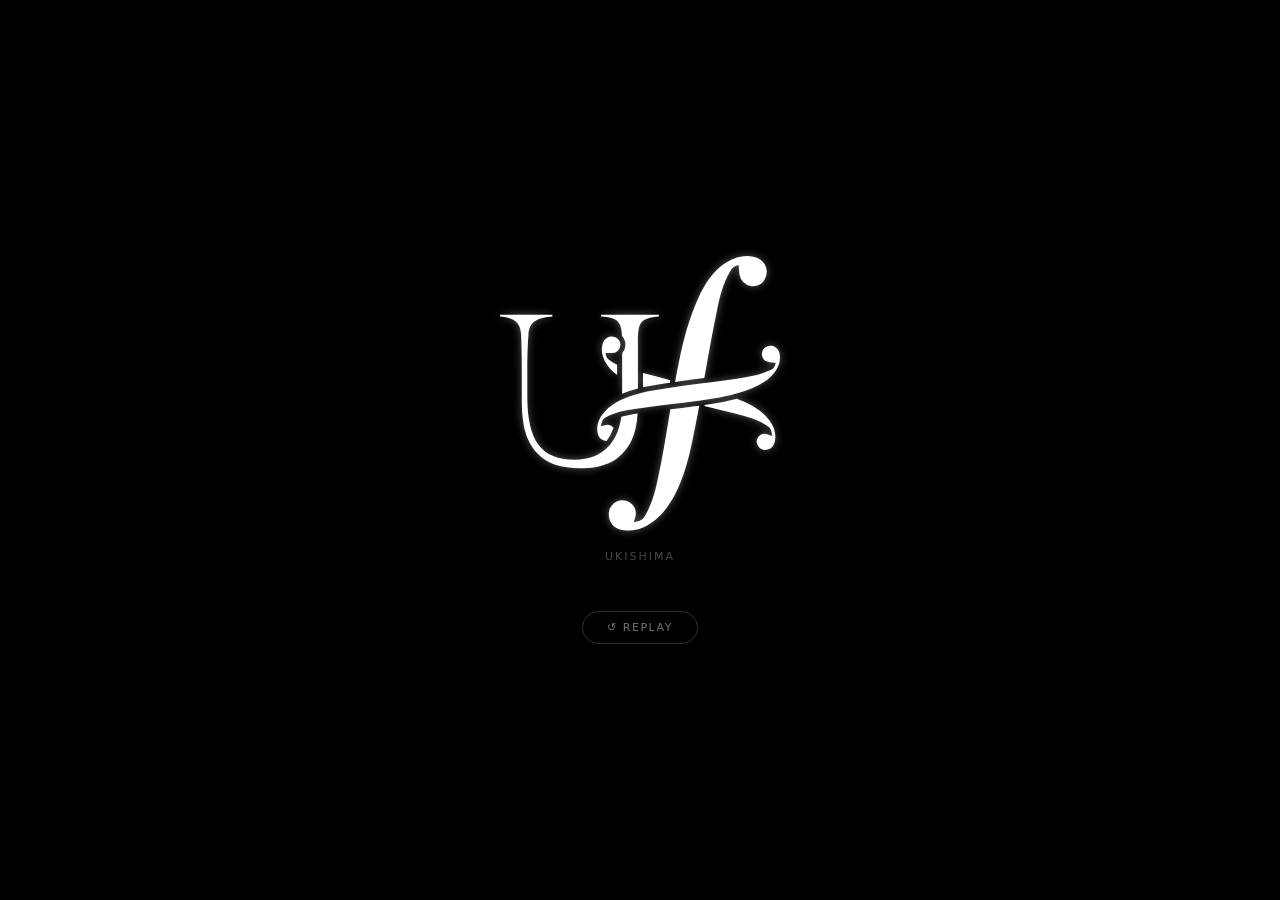
<file: logo-anim.html>
<!DOCTYPE html>
<html lang="es">
<head>
  <meta charset="UTF-8">
  <meta name="viewport" content="width=device-width, initial-scale=1.0">
  <title>Logo · Draw-on</title>
  <style>
    * { margin: 0; padding: 0; box-sizing: border-box; }

    body {
      background: #000;
      min-height: 100vh;
      display: flex;
      align-items: center;
      justify-content: center;
      gap: 80px;
      flex-wrap: wrap;
      padding: 40px;
    }

    /* ── Shared svg sizing ── */
    svg {
      width: clamp(180px, 40vw, 280px);
      overflow: visible;
    }

    /* ── DRAW-ON paths ── */
    .lp {
      fill: rgba(255,255,255,0);
      stroke: #fff;
      stroke-width: 1.4;
      stroke-linecap: round;
      stroke-linejoin: round;
      filter: drop-shadow(0 0 5px rgba(255,255,255,0.35));
    }

    @keyframes draw {
      to { stroke-dashoffset: 0; }
    }

    @keyframes fillIn {
      from { fill: rgba(255,255,255,0); }
      to   { fill: rgba(255,255,255,1); }
    }

    @keyframes strokeFade {
      to { stroke-opacity: 0; }
    }

    /* ── Label ── */
    .label {
      font-family: system-ui, sans-serif;
      font-size: 11px;
      letter-spacing: 0.18em;
      text-transform: uppercase;
      color: rgba(255,255,255,0.28);
      text-align: center;
      margin-top: 20px;
    }

    .demo { display: flex; flex-direction: column; align-items: center; }

    /* ── Replay button ── */
    #replay {
      margin-top: 48px;
      background: none;
      border: 1px solid rgba(255,255,255,0.18);
      color: rgba(255,255,255,0.45);
      font-family: system-ui, sans-serif;
      font-size: 11px;
      letter-spacing: 0.14em;
      text-transform: uppercase;
      padding: 9px 24px;
      border-radius: 99px;
      cursor: pointer;
      transition: border-color 0.2s, color 0.2s;
    }
    #replay:hover { border-color: rgba(255,255,255,0.45); color: #fff; }
  </style>
</head>
<body>

  <div class="demo">
    <svg id="logo" xmlns="http://www.w3.org/2000/svg" viewBox="0 0 334.41 327.82">

      <!-- path 1: cuerpo izquierdo principal -->
      <path class="lp" d="M164.39,188.26c-1.63,25.05-9.18,41.61-23.9,52.89-13.38,10.33-31.85,12.5-45,12.5-22.69,0-39.17-5.67-50.36-17.34C29.19,219.54,26,198.34,26,169.57V138.74c0-25.33-.54-37.6-.82-44.18l0-.77c-.68-15.7-10-20.15-25.12-21.5V70.08H62.52v2.17C45.22,73.53,35,77.82,34,93.69l0,.62c-.58,7.91-1.39,18.74-1.39,44.43v29.12c0,52.94,16.87,75.52,56.39,75.52,17.59,0,31.52-5.82,41.21-16.72h.1l.8-1a58.3,58.3,0,0,0,10.79-20.3l.41-1.3,0,0a85.39,85.39,0,0,0,2.59-12.13c3.26-.83,6.89-1.57,11.28-2.31C158.66,189.17,161.41,188.73,164.39,188.26ZM120.77,70.08v2.18c9.64.69,16.37,1.79,20.4,6.45,3,3.52,4.18,8.59,4.56,16.79l.06,0v.09a15.31,15.31,0,0,1,3.74,13.2h0a15.06,15.06,0,0,1-3.64,7.48v48.33c.78-.34,1.56-.68,2.35-1a128,128,0,0,1,16.49-5.42V104.48c0-25.86,2.66-29.92,25.13-32.14V70.08Z"/>

      <!-- path 2: arco derecho superior -->
      <path class="lp" d="M245.1,139.68c4.54-25.51,9.24-51.88,14.66-77.7,2.94-14,6.72-28.81,14.38-42.23l.59-1.07c1.36-2.51,3.06-5.63,6.71-6.74L285,10.87l.31,3.69c.08.85.14,1.68.2,2.5.12,1.7.24,3.31.46,4.88a16.64,16.64,0,0,0,14.39,14.2c8,.8,14.55-3.51,17.13-11.25a18,18,0,0,0-1.2-14.84c-2.72-4.7-7.6-8-13.74-9.25-10.42-2.14-21,0-31.49,6.37C253.57,17.79,244,34.81,236.91,50.06c-11.65,25.14-18,51.55-22.74,74.07-1.81,8.7-3.49,17.49-5.09,26.29,10.79-1.55,21.61-3,32.17-4.34l2.78-.37C244.39,143.7,244.75,141.68,245.1,139.68Z"/>

      <!-- path 3: curva inferior derecha -->
      <path class="lp" d="M201.92,192.49c-4.11,25-8.37,50.84-13.89,76.07-3.23,14.75-6.67,26.91-12.95,38.32-.22.4-.44.82-.66,1.25-1.59,3.07-3.77,7.28-9.56,8.67l-5.21,1.25,1.66-5.1c2.43-7.48.15-14.45-6.1-18.66a16.11,16.11,0,0,0-9-2.68A15.12,15.12,0,0,0,136,295.39c-5.73,5.23-7.52,11.91-5.15,19.32,2.3,7.21,8,11.48,17,12.7,13.37,1.8,25.84-2.33,38.15-12.65,10.42-8.73,18.61-20.24,26.56-37.32,10.38-22.31,15.27-46.79,20-70.46l.59-3c1.67-8.35,3.28-16.76,4.84-25.17l-2,.26-3.44.46q-2.76.38-5.52.72l-3.5.44-5.87.72-2.94.35-8.4,1-2.92.35C203,186.27,202.43,189.39,201.92,192.49Z"/>

      <!-- path 4: travesaño central + detalles internos -->
      <path class="lp" d="M252,176.77a290.48,290.48,0,0,0,30.92-6.42,123.19,123.19,0,0,1,16,7.29c10.73,5.94,17.83,11.76,23,18.89,6.05,8.32,8.14,16.45,6.4,24.87-1.12,5.43-3.94,8.74-8.37,9.82a10.42,10.42,0,0,1-11.43-3.91,9.57,9.57,0,0,1,.16-11.41,9.07,9.07,0,0,1,7.28-3.67,10.86,10.86,0,0,1,4.08.83l5,2-.89-5.29c-.72-4.33-3.74-6.17-5.74-7.39-.26-.16-.52-.31-.77-.48-7.32-4.71-15.24-7.56-24.89-10.39-16.08-4.71-32.61-8.63-48.61-12.42l.21-1.15m-41.47-26.61.54-3c-10.79-2.71-21.77-5.5-32.63-8.44V156.8c8.56-1.9,17.28-3.23,25.75-4.51l1.9-.29M140.5,98.87a11.31,11.31,0,0,0-2.9-1.73,11.86,11.86,0,0,0-4.49-.92,10,10,0,0,0-4.48,1,12.19,12.19,0,0,0-6.17,8c-1.81,6.5-.91,13.32,2.67,20.25,3.25,6.3,8,11.71,14.76,16.75V129.78a64.46,64.46,0,0,1-7.82-4.44l-.63-.41c-1.66-1.05-4-2.5-4.6-5.39L126,116l3.69-.07h1.74c1.08,0,2.11,0,3.1-.07a10,10,0,0,0,6.25-2.83,9.56,9.56,0,0,0,2.81-5.15,9.25,9.25,0,0,0-2.84-8.7Z"/>

      <!-- path 5: arco exterior derecho -->
      <path class="lp" d="M334.1,117.54a12.22,12.22,0,0,0-5.21-8.63,10.31,10.31,0,0,0-5.59-1.6,12,12,0,0,0-3.32.48,9.31,9.31,0,0,0-7.2,9.91,9.93,9.93,0,0,0,8.08,9c1,.18,2.05.31,3.15.44l1.65.21,3.68.49-1.25,3.49c-1,2.78-3.41,4-5.18,4.81-.23.11-.46.22-.68.34-9.19,4.7-19.16,6.76-28.56,8.28-17.18,2.79-34.7,5.09-51.64,7.3-14,1.84-28.54,3.74-42.75,5.91l-1.9.29c-9.57,1.45-19.46,3-28.93,5.27a123.66,123.66,0,0,0-17.94,5.71c-2.17.89-4.29,1.84-6.3,2.81-8,3.86-13.93,8.08-18.72,13.3-7,7.58-10,15.42-9.22,24,.49,5.53,2.91,9.14,7.18,10.72a12.38,12.38,0,0,0,3.85.8A52.19,52.19,0,0,0,135.65,205a9.32,9.32,0,0,0-10.2-3l-5.16,1.43,1.49-5.15c1.22-4.24,4.44-5.72,6.58-6.7l.8-.37a68.74,68.74,0,0,1,12.14-4.52c3.94-1.08,8.31-2,13.77-2.94,3.63-.62,7.58-1.25,12.06-1.92,12.84-1.91,25.91-3.45,38.55-4.94,14.9-1.75,30.3-3.57,45.34-6s32.41-5.77,49.26-12.66c10.12-4.14,21.46-9.85,28.83-20.82h0C333.47,130.88,335.15,124.21,334.1,117.54Z"/>

    </svg>
    <p class="label">Ukishima</p>
    <button id="replay">↺ Replay</button>
  </div>

  <script>
    const DELAYS  = [0, 0.2, 0.35, 0.5, 0.65];
    const DURS    = [1.8, 1.3, 1.3, 1.1, 1.2];
    const EASE    = 'cubic-bezier(0.4, 0, 0.2, 1)';

    function initAnim() {
      document.querySelectorAll('.lp').forEach((p, i) => {
        const len = p.getTotalLength();

        /* skip artifacts (< 10 px total length) */
        if (len < 10) { p.style.display = 'none'; return; }

        p.style.strokeDasharray  = len;
        p.style.strokeDashoffset = len;
        p.style.fill   = 'rgba(255,255,255,0)';
        p.style.stroke = '#fff';
        p.style.strokeOpacity = '1';
        p.style.animation = 'none';

        /* force reflow so re-running works */
        p.getBoundingClientRect();

        const delay     = DELAYS[i] ?? i * 0.2;
        const dur       = DURS[i]   ?? 1.2;
        const fillDelay = delay + dur;          /* fill starts when stroke ends */
        const fadeDur   = 0.5;
        const strokeFadeDelay = fillDelay + fadeDur; /* stroke fades after fill */

        p.style.animation = [
          `draw       ${dur}s     ${EASE}     ${delay}s           forwards`,
          `fillIn     ${fadeDur}s ease        ${fillDelay}s       forwards`,
          `strokeFade 0.3s        ease        ${strokeFadeDelay}s forwards`,
        ].join(', ');
      });
    }

    document.getElementById('replay').addEventListener('click', initAnim);
    initAnim();
  </script>
</body>
</html>
</file>
<file: assets/fonts/google-fonts.css>
﻿/* latin-ext */
@font-face {
  font-family: 'DM Mono';
  font-style: normal;
  font-weight: 400;
  font-display: swap;
  src: url(aFTU7PB1QTsUX8KYthSQBLyM.woff2) format('woff2');
  unicode-range: U+0100-02BA, U+02BD-02C5, U+02C7-02CC, U+02CE-02D7, U+02DD-02FF, U+0304, U+0308, U+0329, U+1D00-1DBF, U+1E00-1E9F, U+1EF2-1EFF, U+2020, U+20A0-20AB, U+20AD-20C0, U+2113, U+2C60-2C7F, U+A720-A7FF;
}
/* latin */
@font-face {
  font-family: 'DM Mono';
  font-style: normal;
  font-weight: 400;
  font-display: swap;
  src: url(aFTU7PB1QTsUX8KYthqQBA.woff2) format('woff2');
  unicode-range: U+0000-00FF, U+0131, U+0152-0153, U+02BB-02BC, U+02C6, U+02DA, U+02DC, U+0304, U+0308, U+0329, U+2000-206F, U+20AC, U+2122, U+2191, U+2193, U+2212, U+2215, U+FEFF, U+FFFD;
}
/* latin-ext */
@font-face {
  font-family: 'DM Mono';
  font-style: normal;
  font-weight: 500;
  font-display: swap;
  src: url(aFTR7PB1QTsUX8KYvumzEY2tbZX9.woff2) format('woff2');
  unicode-range: U+0100-02BA, U+02BD-02C5, U+02C7-02CC, U+02CE-02D7, U+02DD-02FF, U+0304, U+0308, U+0329, U+1D00-1DBF, U+1E00-1E9F, U+1EF2-1EFF, U+2020, U+20A0-20AB, U+20AD-20C0, U+2113, U+2C60-2C7F, U+A720-A7FF;
}
/* latin */
@font-face {
  font-family: 'DM Mono';
  font-style: normal;
  font-weight: 500;
  font-display: swap;
  src: url(aFTR7PB1QTsUX8KYvumzEYOtbQ.woff2) format('woff2');
  unicode-range: U+0000-00FF, U+0131, U+0152-0153, U+02BB-02BC, U+02C6, U+02DA, U+02DC, U+0304, U+0308, U+0329, U+2000-206F, U+20AC, U+2122, U+2191, U+2193, U+2212, U+2215, U+FEFF, U+FFFD;
}
/* latin-ext */
@font-face {
  font-family: 'DM Sans';
  font-style: normal;
  font-weight: 300;
  font-display: swap;
  src: url(rP2Yp2ywxg089UriI5-g4vlH9VoD8Cmcqbu6-K6h9Q.woff2) format('woff2');
  unicode-range: U+0100-02BA, U+02BD-02C5, U+02C7-02CC, U+02CE-02D7, U+02DD-02FF, U+0304, U+0308, U+0329, U+1D00-1DBF, U+1E00-1E9F, U+1EF2-1EFF, U+2020, U+20A0-20AB, U+20AD-20C0, U+2113, U+2C60-2C7F, U+A720-A7FF;
}
/* latin */
@font-face {
  font-family: 'DM Sans';
  font-style: normal;
  font-weight: 300;
  font-display: swap;
  src: url(rP2Yp2ywxg089UriI5-g4vlH9VoD8Cmcqbu0-K4.woff2) format('woff2');
  unicode-range: U+0000-00FF, U+0131, U+0152-0153, U+02BB-02BC, U+02C6, U+02DA, U+02DC, U+0304, U+0308, U+0329, U+2000-206F, U+20AC, U+2122, U+2191, U+2193, U+2212, U+2215, U+FEFF, U+FFFD;
}
/* latin-ext */
@font-face {
  font-family: 'DM Sans';
  font-style: normal;
  font-weight: 400;
  font-display: swap;
  src: url(rP2Yp2ywxg089UriI5-g4vlH9VoD8Cmcqbu6-K6h9Q.woff2) format('woff2');
  unicode-range: U+0100-02BA, U+02BD-02C5, U+02C7-02CC, U+02CE-02D7, U+02DD-02FF, U+0304, U+0308, U+0329, U+1D00-1DBF, U+1E00-1E9F, U+1EF2-1EFF, U+2020, U+20A0-20AB, U+20AD-20C0, U+2113, U+2C60-2C7F, U+A720-A7FF;
}
/* latin */
@font-face {
  font-family: 'DM Sans';
  font-style: normal;
  font-weight: 400;
  font-display: swap;
  src: url(rP2Yp2ywxg089UriI5-g4vlH9VoD8Cmcqbu0-K4.woff2) format('woff2');
  unicode-range: U+0000-00FF, U+0131, U+0152-0153, U+02BB-02BC, U+02C6, U+02DA, U+02DC, U+0304, U+0308, U+0329, U+2000-206F, U+20AC, U+2122, U+2191, U+2193, U+2212, U+2215, U+FEFF, U+FFFD;
}
/* latin-ext */
@font-face {
  font-family: 'DM Sans';
  font-style: normal;
  font-weight: 500;
  font-display: swap;
  src: url(rP2Yp2ywxg089UriI5-g4vlH9VoD8Cmcqbu6-K6h9Q.woff2) format('woff2');
  unicode-range: U+0100-02BA, U+02BD-02C5, U+02C7-02CC, U+02CE-02D7, U+02DD-02FF, U+0304, U+0308, U+0329, U+1D00-1DBF, U+1E00-1E9F, U+1EF2-1EFF, U+2020, U+20A0-20AB, U+20AD-20C0, U+2113, U+2C60-2C7F, U+A720-A7FF;
}
/* latin */
@font-face {
  font-family: 'DM Sans';
  font-style: normal;
  font-weight: 500;
  font-display: swap;
  src: url(rP2Yp2ywxg089UriI5-g4vlH9VoD8Cmcqbu0-K4.woff2) format('woff2');
  unicode-range: U+0000-00FF, U+0131, U+0152-0153, U+02BB-02BC, U+02C6, U+02DA, U+02DC, U+0304, U+0308, U+0329, U+2000-206F, U+20AC, U+2122, U+2191, U+2193, U+2212, U+2215, U+FEFF, U+FFFD;
}
/* latin-ext */
@font-face {
  font-family: 'DM Sans';
  font-style: normal;
  font-weight: 600;
  font-display: swap;
  src: url(rP2Yp2ywxg089UriI5-g4vlH9VoD8Cmcqbu6-K6h9Q.woff2) format('woff2');
  unicode-range: U+0100-02BA, U+02BD-02C5, U+02C7-02CC, U+02CE-02D7, U+02DD-02FF, U+0304, U+0308, U+0329, U+1D00-1DBF, U+1E00-1E9F, U+1EF2-1EFF, U+2020, U+20A0-20AB, U+20AD-20C0, U+2113, U+2C60-2C7F, U+A720-A7FF;
}
/* latin */
@font-face {
  font-family: 'DM Sans';
  font-style: normal;
  font-weight: 600;
  font-display: swap;
  src: url(rP2Yp2ywxg089UriI5-g4vlH9VoD8Cmcqbu0-K4.woff2) format('woff2');
  unicode-range: U+0000-00FF, U+0131, U+0152-0153, U+02BB-02BC, U+02C6, U+02DA, U+02DC, U+0304, U+0308, U+0329, U+2000-206F, U+20AC, U+2122, U+2191, U+2193, U+2212, U+2215, U+FEFF, U+FFFD;
}
/* cyrillic */
@font-face {
  font-family: 'Playfair Display';
  font-style: italic;
  font-weight: 400;
  font-display: swap;
  src: url(nuFkD-vYSZviVYUb_rj3ij__anPXDTnohkk72xU.woff2) format('woff2');
  unicode-range: U+0301, U+0400-045F, U+0490-0491, U+04B0-04B1, U+2116;
}
/* vietnamese */
@font-face {
  font-family: 'Playfair Display';
  font-style: italic;
  font-weight: 400;
  font-display: swap;
  src: url(nuFkD-vYSZviVYUb_rj3ij__anPXDTnojUk72xU.woff2) format('woff2');
  unicode-range: U+0102-0103, U+0110-0111, U+0128-0129, U+0168-0169, U+01A0-01A1, U+01AF-01B0, U+0300-0301, U+0303-0304, U+0308-0309, U+0323, U+0329, U+1EA0-1EF9, U+20AB;
}
/* latin-ext */
@font-face {
  font-family: 'Playfair Display';
  font-style: italic;
  font-weight: 400;
  font-display: swap;
  src: url(nuFkD-vYSZviVYUb_rj3ij__anPXDTnojEk72xU.woff2) format('woff2');
  unicode-range: U+0100-02BA, U+02BD-02C5, U+02C7-02CC, U+02CE-02D7, U+02DD-02FF, U+0304, U+0308, U+0329, U+1D00-1DBF, U+1E00-1E9F, U+1EF2-1EFF, U+2020, U+20A0-20AB, U+20AD-20C0, U+2113, U+2C60-2C7F, U+A720-A7FF;
}
/* latin */
@font-face {
  font-family: 'Playfair Display';
  font-style: italic;
  font-weight: 400;
  font-display: swap;
  src: url(nuFkD-vYSZviVYUb_rj3ij__anPXDTnogkk7.woff2) format('woff2');
  unicode-range: U+0000-00FF, U+0131, U+0152-0153, U+02BB-02BC, U+02C6, U+02DA, U+02DC, U+0304, U+0308, U+0329, U+2000-206F, U+20AC, U+2122, U+2191, U+2193, U+2212, U+2215, U+FEFF, U+FFFD;
}
/* cyrillic */
@font-face {
  font-family: 'Playfair Display';
  font-style: italic;
  font-weight: 700;
  font-display: swap;
  src: url(nuFkD-vYSZviVYUb_rj3ij__anPXDTnohkk72xU.woff2) format('woff2');
  unicode-range: U+0301, U+0400-045F, U+0490-0491, U+04B0-04B1, U+2116;
}
/* vietnamese */
@font-face {
  font-family: 'Playfair Display';
  font-style: italic;
  font-weight: 700;
  font-display: swap;
  src: url(nuFkD-vYSZviVYUb_rj3ij__anPXDTnojUk72xU.woff2) format('woff2');
  unicode-range: U+0102-0103, U+0110-0111, U+0128-0129, U+0168-0169, U+01A0-01A1, U+01AF-01B0, U+0300-0301, U+0303-0304, U+0308-0309, U+0323, U+0329, U+1EA0-1EF9, U+20AB;
}
/* latin-ext */
@font-face {
  font-family: 'Playfair Display';
  font-style: italic;
  font-weight: 700;
  font-display: swap;
  src: url(nuFkD-vYSZviVYUb_rj3ij__anPXDTnojEk72xU.woff2) format('woff2');
  unicode-range: U+0100-02BA, U+02BD-02C5, U+02C7-02CC, U+02CE-02D7, U+02DD-02FF, U+0304, U+0308, U+0329, U+1D00-1DBF, U+1E00-1E9F, U+1EF2-1EFF, U+2020, U+20A0-20AB, U+20AD-20C0, U+2113, U+2C60-2C7F, U+A720-A7FF;
}
/* latin */
@font-face {
  font-family: 'Playfair Display';
  font-style: italic;
  font-weight: 700;
  font-display: swap;
  src: url(nuFkD-vYSZviVYUb_rj3ij__anPXDTnogkk7.woff2) format('woff2');
  unicode-range: U+0000-00FF, U+0131, U+0152-0153, U+02BB-02BC, U+02C6, U+02DA, U+02DC, U+0304, U+0308, U+0329, U+2000-206F, U+20AC, U+2122, U+2191, U+2193, U+2212, U+2215, U+FEFF, U+FFFD;
}
/* cyrillic */
@font-face {
  font-family: 'Playfair Display';
  font-style: normal;
  font-weight: 400;
  font-display: swap;
  src: url(nuFiD-vYSZviVYUb_rj3ij__anPXDTjYgFE_.woff2) format('woff2');
  unicode-range: U+0301, U+0400-045F, U+0490-0491, U+04B0-04B1, U+2116;
}
/* vietnamese */
@font-face {
  font-family: 'Playfair Display';
  font-style: normal;
  font-weight: 400;
  font-display: swap;
  src: url(nuFiD-vYSZviVYUb_rj3ij__anPXDTPYgFE_.woff2) format('woff2');
  unicode-range: U+0102-0103, U+0110-0111, U+0128-0129, U+0168-0169, U+01A0-01A1, U+01AF-01B0, U+0300-0301, U+0303-0304, U+0308-0309, U+0323, U+0329, U+1EA0-1EF9, U+20AB;
}
/* latin-ext */
@font-face {
  font-family: 'Playfair Display';
  font-style: normal;
  font-weight: 400;
  font-display: swap;
  src: url(nuFiD-vYSZviVYUb_rj3ij__anPXDTLYgFE_.woff2) format('woff2');
  unicode-range: U+0100-02BA, U+02BD-02C5, U+02C7-02CC, U+02CE-02D7, U+02DD-02FF, U+0304, U+0308, U+0329, U+1D00-1DBF, U+1E00-1E9F, U+1EF2-1EFF, U+2020, U+20A0-20AB, U+20AD-20C0, U+2113, U+2C60-2C7F, U+A720-A7FF;
}
/* latin */
@font-face {
  font-family: 'Playfair Display';
  font-style: normal;
  font-weight: 400;
  font-display: swap;
  src: url(nuFiD-vYSZviVYUb_rj3ij__anPXDTzYgA.woff2) format('woff2');
  unicode-range: U+0000-00FF, U+0131, U+0152-0153, U+02BB-02BC, U+02C6, U+02DA, U+02DC, U+0304, U+0308, U+0329, U+2000-206F, U+20AC, U+2122, U+2191, U+2193, U+2212, U+2215, U+FEFF, U+FFFD;
}
/* cyrillic */
@font-face {
  font-family: 'Playfair Display';
  font-style: normal;
  font-weight: 700;
  font-display: swap;
  src: url(nuFiD-vYSZviVYUb_rj3ij__anPXDTjYgFE_.woff2) format('woff2');
  unicode-range: U+0301, U+0400-045F, U+0490-0491, U+04B0-04B1, U+2116;
}
/* vietnamese */
@font-face {
  font-family: 'Playfair Display';
  font-style: normal;
  font-weight: 700;
  font-display: swap;
  src: url(nuFiD-vYSZviVYUb_rj3ij__anPXDTPYgFE_.woff2) format('woff2');
  unicode-range: U+0102-0103, U+0110-0111, U+0128-0129, U+0168-0169, U+01A0-01A1, U+01AF-01B0, U+0300-0301, U+0303-0304, U+0308-0309, U+0323, U+0329, U+1EA0-1EF9, U+20AB;
}
/* latin-ext */
@font-face {
  font-family: 'Playfair Display';
  font-style: normal;
  font-weight: 700;
  font-display: swap;
  src: url(nuFiD-vYSZviVYUb_rj3ij__anPXDTLYgFE_.woff2) format('woff2');
  unicode-range: U+0100-02BA, U+02BD-02C5, U+02C7-02CC, U+02CE-02D7, U+02DD-02FF, U+0304, U+0308, U+0329, U+1D00-1DBF, U+1E00-1E9F, U+1EF2-1EFF, U+2020, U+20A0-20AB, U+20AD-20C0, U+2113, U+2C60-2C7F, U+A720-A7FF;
}
/* latin */
@font-face {
  font-family: 'Playfair Display';
  font-style: normal;
  font-weight: 700;
  font-display: swap;
  src: url(nuFiD-vYSZviVYUb_rj3ij__anPXDTzYgA.woff2) format('woff2');
  unicode-range: U+0000-00FF, U+0131, U+0152-0153, U+02BB-02BC, U+02C6, U+02DA, U+02DC, U+0304, U+0308, U+0329, U+2000-206F, U+20AC, U+2122, U+2191, U+2193, U+2212, U+2215, U+FEFF, U+FFFD;
}
/* cyrillic */
@font-face {
  font-family: 'Playfair Display';
  font-style: normal;
  font-weight: 900;
  font-display: swap;
  src: url(nuFiD-vYSZviVYUb_rj3ij__anPXDTjYgFE_.woff2) format('woff2');
  unicode-range: U+0301, U+0400-045F, U+0490-0491, U+04B0-04B1, U+2116;
}
/* vietnamese */
@font-face {
  font-family: 'Playfair Display';
  font-style: normal;
  font-weight: 900;
  font-display: swap;
  src: url(nuFiD-vYSZviVYUb_rj3ij__anPXDTPYgFE_.woff2) format('woff2');
  unicode-range: U+0102-0103, U+0110-0111, U+0128-0129, U+0168-0169, U+01A0-01A1, U+01AF-01B0, U+0300-0301, U+0303-0304, U+0308-0309, U+0323, U+0329, U+1EA0-1EF9, U+20AB;
}
/* latin-ext */
@font-face {
  font-family: 'Playfair Display';
  font-style: normal;
  font-weight: 900;
  font-display: swap;
  src: url(nuFiD-vYSZviVYUb_rj3ij__anPXDTLYgFE_.woff2) format('woff2');
  unicode-range: U+0100-02BA, U+02BD-02C5, U+02C7-02CC, U+02CE-02D7, U+02DD-02FF, U+0304, U+0308, U+0329, U+1D00-1DBF, U+1E00-1E9F, U+1EF2-1EFF, U+2020, U+20A0-20AB, U+20AD-20C0, U+2113, U+2C60-2C7F, U+A720-A7FF;
}
/* latin */
@font-face {
  font-family: 'Playfair Display';
  font-style: normal;
  font-weight: 900;
  font-display: swap;
  src: url(nuFiD-vYSZviVYUb_rj3ij__anPXDTzYgA.woff2) format('woff2');
  unicode-range: U+0000-00FF, U+0131, U+0152-0153, U+02BB-02BC, U+02C6, U+02DA, U+02DC, U+0304, U+0308, U+0329, U+2000-206F, U+20AC, U+2122, U+2191, U+2193, U+2212, U+2215, U+FEFF, U+FFFD;
}
</file>
<file: assets/css/dashboard.css>
/* ==================== ARCHIVO: assets/css/dashboard.css ==================== */

:root {
  color-scheme: dark;
  --bg: #000;
  --border: rgba(155, 191, 181, 0.08);
  --border2: rgba(155, 191, 181, 0.16);
  --ink: #e8f5f2;
  --ink2: rgba(232, 245, 242, 0.55);
  --ink3: rgba(232, 245, 242, 0.28);
  --gold: #9bbfb5;
  --gold2: #7aa89e;
  --teal: #9bbfb5;
  --teal-dim: rgba(155, 191, 181, 0.12);
  --r: 20px;
  --r2: 12px;
  --ease: 0.3s cubic-bezier(0.4, 0, 0.2, 1);
}

* {
  box-sizing: border-box;
  margin: 0;
  padding: 0;
  -webkit-tap-highlight-color: transparent;
  user-select: none;
  -webkit-user-select: none;
}

html {
  height: 100%;
  overscroll-behavior: none;
  background: #000;
  scrollbar-width: none;
}
html::-webkit-scrollbar { display: none; }

body {
  font-family: 'DM Sans', system-ui, sans-serif;
  background: var(--bg);
  color: var(--ink);
  height: 100%;
  overflow: hidden;
  display: flex;
  flex-direction: column;
  overscroll-behavior: none;
  -webkit-font-smoothing: antialiased;
  opacity: 0;
  transition: opacity 0.18s ease;
}

/* ==================== HEADER ==================== */
.header {
  position: static;
  flex-shrink: 0;
  z-index: 200;
  padding: 1.1rem 1.5rem 0.9rem;
  display: flex;
  align-items: center;
  justify-content: space-between;
  gap: 1rem;
  background: rgba(0, 0, 0, 0.85);
  backdrop-filter: blur(20px) saturate(150%);
  box-shadow: 0 8px 40px rgba(0, 0, 0, 0.7);
}

.header-left {
  display: flex;
  align-items: center;
  gap: 0.8rem;
}

.header-logo {
  display: flex;
  align-items: center;
  flex-shrink: 0;
  align-self: center;
}
.header-logo img {
  height: 26px;
  width: auto;
  display: block;
  /* keep original */
}

.header-divider {
  width: 1px;
  background: rgba(232, 245, 242, 0.15);
  align-self: stretch;
  flex-shrink: 0;
}

.header-text {
  display: flex;
  flex-direction: column;
}

.header-title {
  font-family: 'Playfair Display', serif;
  font-size: 0.92rem;
  font-weight: 900;
  color: var(--ink);
  letter-spacing: -0.01em;
  line-height: 1.1;
}

.header-sub {
  font-size: 10px;
  letter-spacing: 0.16em;
  text-transform: uppercase;
  color: var(--ink3);
  margin-top: 3px;
  font-weight: 500;
}

.global-badge {
  font-family: 'DM Mono', monospace;
  font-size: 13px;
  font-weight: 500;
  padding: 6px 16px;
  border-radius: 99px;
  border: 1px solid rgba(155, 191, 181, 0.35);
  background: rgba(155, 191, 181, 0.08);
  color: var(--gold2);
  white-space: nowrap;
  letter-spacing: 0.04em;
}

/* ==================== BOTTOM NAV ==================== */
.bottom-nav {
  position: relative;
  flex-shrink: 0;
  width: 100%;
  z-index: 200;
  display: flex;
  align-items: stretch;
  background: #000;
  border-top: 1px solid var(--border);
  padding-bottom: env(safe-area-inset-bottom, 0);
}

.bottom-nav::before {
  content: '';
  position: absolute;
  top: 0;
  left: 10%;
  right: 10%;
  height: 1px;
  background: linear-gradient(90deg, transparent, rgba(155, 191, 181, 0.25), transparent);
}

.nav-item {
  flex: 1;
  display: flex;
  flex-direction: column;
  align-items: center;
  justify-content: center;
  gap: 3px;
  padding: 0.5rem 0.15rem 0.45rem;
  text-decoration: none;
  color: var(--ink3);
  font-family: 'DM Sans', sans-serif;
  font-size: 8px;
  font-weight: 600;
  letter-spacing: 0.08em;
  text-transform: uppercase;
  transition: color 0.2s;
  position: relative;
}

.nav-item svg {
  width: 20px;
  height: 20px;
  stroke: currentColor;
  fill: none;
  stroke-width: 1.5;
  stroke-linecap: round;
  stroke-linejoin: round;
  transition: stroke 0.2s;
}

.nav-item.active { color: var(--gold); }

.nav-item.active::before {
  content: '';
  position: absolute;
  top: -1px;
  left: 50%;
  transform: translateX(-50%);
  width: 24px;
  height: 2px;
  background: var(--gold);
  border-radius: 0 0 2px 2px;
  box-shadow: 0 0 10px 2px rgba(155, 191, 181, 0.55);
}

.nav-item:not(.active):hover { color: var(--ink2); }

/* ==================== DASHBOARD CONTAINER ==================== */
.dash-container {
  max-width: 600px;
  margin: 0 auto;
  padding: 0 1.2rem;
}

/* ==================== HERO RING ==================== */
.dash-hero {
  display: flex;
  flex-direction: column;
  align-items: center;
  text-align: center;
  padding: 2rem 0 1.5rem;
  gap: 1rem;
}

.dash-ring-wrap {
  position: relative;
  width: 160px;
  height: 160px;
}

.dash-ring-svg {
  width: 160px;
  height: 160px;
  display: block;
}

.dash-ring-bg {
  fill: none;
  stroke: rgba(255, 255, 255, 0.06);
  stroke-width: 10;
}

.dash-ring-fg {
  fill: none;
  stroke: var(--gold);
  stroke-width: 10;
  stroke-linecap: round;
  stroke-dasharray: 440;
  stroke-dashoffset: 440;
  transform: rotate(-90deg);
  transform-origin: 50% 50%;
  transition: stroke-dashoffset 0.8s cubic-bezier(0.4, 0, 0.2, 1);
}

.dash-ring-center {
  position: absolute;
  inset: 0;
  display: flex;
  flex-direction: column;
  align-items: center;
  justify-content: center;
}

.dash-pct-num {
  font-family: 'Playfair Display', serif;
  font-size: 2.8rem;
  font-weight: 900;
  color: var(--gold);
  line-height: 1;
}

.dash-pct-label {
  font-size: 10px;
  text-transform: uppercase;
  letter-spacing: 0.14em;
  color: var(--ink3);
  margin-top: 4px;
  font-weight: 500;
}

/* ==================== STATS ROW ==================== */
.dash-stats-row {
  display: flex;
  gap: 1rem;
  margin-bottom: 2rem;
  padding: 0 0.2rem;
}

.dash-stat {
  flex: 1;
  border: 1px solid var(--border);
  border-radius: var(--r2);
  padding: 0.9rem;
  background: rgba(255, 255, 255, 0.025);
  text-align: center;
}

.dash-stat-num {
  font-family: 'DM Mono', monospace;
  font-size: 1.4rem;
  font-weight: 500;
  color: var(--gold);
  line-height: 1;
}

.dash-stat-label {
  font-size: 10px;
  text-transform: uppercase;
  letter-spacing: 0.1em;
  color: var(--ink3);
  margin-top: 4px;
  font-weight: 500;
}

/* ==================== SECTION TITLE ==================== */
.dash-section-title {
  font-family: 'Playfair Display', serif;
  font-size: 0.78rem;
  font-weight: 700;
  text-transform: uppercase;
  letter-spacing: 0.14em;
  color: var(--ink);
  margin: 1.5rem 0 0.8rem;
  padding: 0 0.2rem;
}

/* ==================== SEMESTER ROWS ==================== */
.sem-row {
  border: 1px solid var(--border);
  border-radius: var(--r2);
  padding: 0.85rem 1rem;
  margin-bottom: 0.65rem;
  background: rgba(255, 255, 255, 0.025);
  display: flex;
  align-items: center;
  gap: 1rem;
  cursor: pointer;
  text-decoration: none;
  color: inherit;
  transition: border-color var(--ease), background var(--ease);
}

.sem-row:hover {
  border-color: rgba(255, 255, 255, 0.12);
  background: rgba(255, 255, 255, 0.04);
}

.sem-row-icon {
  width: 36px;
  height: 36px;
  border-radius: 8px;
  border: 1px solid var(--border);
  display: flex;
  align-items: center;
  justify-content: center;
  flex-shrink: 0;
  font-family: 'DM Mono', monospace;
  font-size: 11px;
  color: var(--ink3);
}

.sem-row-info {
  flex: 1;
  min-width: 0;
}

.sem-row-name {
  font-family: 'Playfair Display', serif;
  font-size: 0.9rem;
  font-weight: 700;
  color: var(--ink);
  line-height: 1.2;
}

.sem-row-meta {
  font-family: 'DM Mono', monospace;
  font-size: 10px;
  color: var(--ink3);
  margin-top: 3px;
}

.sem-row-right {
  display: flex;
  flex-direction: column;
  align-items: flex-end;
  gap: 5px;
  flex-shrink: 0;
  min-width: 80px;
}

.sem-row-bar-wrap {
  width: 100%;
  height: 3px;
  background: rgba(255, 255, 255, 0.06);
  border-radius: 99px;
  overflow: hidden;
}

.sem-row-bar {
  height: 100%;
  background: linear-gradient(90deg, var(--gold), var(--gold2));
  border-radius: 99px;
  transition: width 0.6s cubic-bezier(0.4, 0, 0.2, 1);
  width: 0%;
}

.sem-row-pct {
  font-family: 'DM Mono', monospace;
  font-size: 10px;
  color: var(--gold);
  min-width: 32px;
  text-align: right;
}

/* ==================== BOOKS BANNER ==================== */
.dash-books-banner {
  display: flex;
  align-items: center;
  gap: 1rem;
  background: rgba(255, 255, 255, 0.04);
  border: 1px solid var(--border);
  border-radius: 14px;
  padding: 1rem 1.1rem;
  text-decoration: none;
  color: inherit;
  margin-bottom: 1.6rem;
  transition: background 0.2s, border-color 0.2s;
}

.dash-books-banner:hover {
  background: rgba(255, 255, 255, 0.07);
  border-color: rgba(212, 175, 55, 0.35);
}

.dash-books-icon {
  width: 42px;
  height: 42px;
  background: rgba(212, 175, 55, 0.12);
  border-radius: 10px;
  display: flex;
  align-items: center;
  justify-content: center;
  flex-shrink: 0;
}

.dash-books-icon svg {
  width: 20px;
  height: 20px;
  stroke: var(--gold);
}

.dash-books-info {
  flex: 1;
  min-width: 0;
}

.dash-books-title {
  font-family: 'Playfair Display', serif;
  font-size: 1rem;
  font-weight: 700;
  color: var(--ink);
  margin-bottom: 2px;
}

.dash-books-desc {
  font-size: 0.75rem;
  color: var(--ink3);
  letter-spacing: 0.02em;
}

.dash-books-arrow {
  width: 18px;
  height: 18px;
  stroke: var(--ink3);
  flex-shrink: 0;
}

/* ==================== BOTTOM CONTENT ==================== */
@keyframes pillsSlideUp {
  from { opacity: 0; transform: translateY(22px); }
  to   { opacity: 1; transform: translateY(0); }
}

.dash-bottom {
  position: absolute;
  top: 0;
  left: 0;
  right: 0;
  padding: 1rem 1.1rem 1.1rem;
  display: flex;
  flex-direction: column;
  gap: 0.58rem;
  background: rgba(0,0,0,0.52);
  animation: pillsSlideUp 0.5s cubic-bezier(0.22, 1, 0.36, 1) both;
  animation-delay: 0.08s;
}

/* Page title */
.dash-page-title {
  margin: 0 0 0.05rem;
  font-family: 'Playfair Display', serif;
  font-size: 1.18rem;
  font-weight: 900;
  color: var(--ink);
  letter-spacing: -0.01em;
  line-height: 1.2;
  text-align: center;
}

/* Divider below page title */
.dash-title-divider {
  height: 1px;
  background: linear-gradient(90deg, transparent, rgba(155,191,181,0.22) 30%, rgba(155,191,181,0.22) 70%, transparent);
  margin: 0 0.4rem;
}

/* Stats row */
.dash-statsrow {
  display: flex;
  gap: 0.42rem;
}

@keyframes cardIn {
  from { opacity: 0; transform: translateY(6px); }
  to   { opacity: 1; transform: translateY(0); }
}

.dash-stat-card {
  flex: 1;
  display: flex;
  flex-direction: column;
  align-items: center;
  justify-content: center;
  gap: 5px;
  padding: 0.65rem 0.2rem 0.55rem;
  background: rgba(255, 255, 255, 0.035);
  border: 1px solid var(--border);
  border-radius: 12px;
  animation: cardIn 0.38s cubic-bezier(0.4, 0, 0.2, 1) both;
}
.dash-stat-card:nth-child(1) { animation-delay: 0.52s; }
.dash-stat-card:nth-child(2) { animation-delay: 0.59s; }
.dash-stat-card:nth-child(3) { animation-delay: 0.66s; }
.dash-stat-card:nth-child(4) { animation-delay: 0.73s; }

.dash-stat-val {
  font-family: 'DM Mono', monospace;
  font-size: 1.05rem;
  font-weight: 500;
  color: var(--gold);
  line-height: 1;
  font-variant-numeric: tabular-nums;
}

.dash-stat-key {
  font-size: 8.5px;
  text-transform: uppercase;
  letter-spacing: 0.12em;
  color: var(--ink3);
  font-weight: 600;
}

/* Semester progress */
#dash-sem-progress {
  padding: 0 0.1rem;
}

.dash-sem-row {
  display: flex;
  align-items: center;
  gap: 0.55rem;
  margin-bottom: 0.28rem;
}

.dash-sem-bar-wrap {
  flex: 1;
  height: 4px;
  background: rgba(255,255,255,0.07);
  border-radius: 99px;
  overflow: hidden;
}

.dash-sem-bar {
  height: 100%;
  background: linear-gradient(90deg, var(--gold2), var(--gold));
  border-radius: 99px;
  position: relative;
  transition: width 0.9s cubic-bezier(0.4, 0, 0.2, 1);
}

.dash-sem-bar::after {
  content: '';
  position: absolute;
  right: 0;
  top: 50%;
  transform: translateY(-50%);
  width: 7px;
  height: 7px;
  border-radius: 50%;
  background: var(--gold);
  box-shadow: 0 0 5px 2px rgba(155,191,181,0.55);
}

.dash-sem-bar--neutral {
  background: rgba(232, 245, 242, 0.12);
}
.dash-sem-bar--neutral::after {
  display: none;
}
.dash-sem-bar--zero::after {
  display: none;
}
.dash-sem-bar--finals {
  background: linear-gradient(90deg, #c47878, #d49a8a);
}
.dash-sem-bar--finals::after {
  background: #d49a8a;
  box-shadow: 0 0 5px 2px rgba(212, 154, 138, 0.45);
}

.dash-sem-meta {
  display: flex;
  justify-content: space-between;
  align-items: center;
}

.dash-sem-hoy {
  font-size: 8px;
  color: var(--gold);
}

.dash-sem-date {
  font-family: 'DM Mono', monospace;
  font-size: 8px;
  color: var(--ink3);
  letter-spacing: 0.05em;
}

.dash-sem-today {
  font-family: 'DM Mono', monospace;
  font-size: 8px;
  color: var(--gold);
  letter-spacing: 0.04em;
}

/* Nav pills */
.dash-pills {
  display: flex;
  flex-direction: column;
  gap: 0.48rem;
  align-items: center;
  padding-top: 0.15rem;
}

.dash-pill {
  display: flex;
  align-items: center;
  justify-content: center;
  gap: 0.55rem;
  width: 200px;
  padding: 0.7rem 0;
  border-radius: 99px;
  border: 1px solid rgba(255, 255, 255, 0.14);
  background: rgba(255, 255, 255, 0.07);
  color: var(--ink);
  text-decoration: none;
  font-family: 'DM Sans', sans-serif;
  font-size: 0.85rem;
  font-weight: 500;
  letter-spacing: 0.02em;
  transition: background 0.18s, border-color 0.18s;
  -webkit-tap-highlight-color: transparent;
}

.dash-pill:hover {
  background: rgba(255, 255, 255, 0.12);
  border-color: rgba(255, 255, 255, 0.28);
}

.dash-pill:active {
  background: rgba(155, 191, 181, 0.18);
  border-color: rgba(155, 191, 181, 0.55);
  box-shadow: 0 0 18px 4px rgba(155, 191, 181, 0.22), 0 0 6px 1px rgba(155, 191, 181, 0.15);
}

.dash-pill svg {
  width: 15px;
  height: 15px;
  stroke: rgba(255, 255, 255, 0.6);
  flex-shrink: 0;
}

/* ==================== INSTALL BUTTON ==================== */
.dash-install-btn {
  display: flex;
  align-items: center;
  justify-content: center;
  gap: 0.55rem;
  width: 200px;
  margin: 0 auto 0.75rem;
  padding: 0.7rem 0;
  border-radius: 99px;
  border: 1px solid rgba(155, 191, 181, 0.35);
  background: rgba(155, 191, 181, 0.1);
  color: var(--gold);
  font-family: 'DM Sans', sans-serif;
  font-size: 0.85rem;
  font-weight: 600;
  letter-spacing: 0.02em;
  cursor: pointer;
  transition: background 0.18s, border-color 0.18s;
  -webkit-tap-highlight-color: transparent;
}
.dash-install-btn:hover {
  background: rgba(155, 191, 181, 0.18);
  border-color: rgba(155, 191, 181, 0.55);
}

/* ==================== BLACK HOLE ==================== */
.bh-container {
  flex: 1;
  min-height: 0;
  position: relative;
  overflow: hidden;
}

.bh-wrap {
  position: absolute;
  inset: 0;
  overflow: hidden;
  width: 100%;
  user-select: none;
  pointer-events: none;
}

/* Stars layer — always fully visible */
#bh-stars {
  position: absolute;
  top: 0; left: 0;
  background: transparent;
}

/* BH disc layer — clip-path power-on triggered by JS */
#bh-art {
  position: absolute;
  top: 0; left: 0;
  background: transparent;
  --bh-cy: 35%;
}


.bh-art {
  font-family: 'DM Mono', monospace;
  font-size: 1px;
  line-height: 1.6;
  white-space: pre;
  overflow: hidden;
  color: #1a0828;
  display: block;
  filter: brightness(1.7) contrast(1.35);
}

.bh-caption {
  font-family: 'DM Mono', monospace;
  font-size: 8px;
  letter-spacing: 0.22em;
  text-transform: uppercase;
  color: var(--ink3);
  margin-top: 0.55rem;
  opacity: 0.5;
}

.header-right { display: flex; align-items: center; gap: 0.5rem; }

/* ==================== BROWSER PROMPT ==================== */
.dash-browser-prompt {
  position: absolute;
  top: 50%;
  left: 0;
  right: 0;
  transform: translateY(-50%);
  display: flex;
  flex-direction: column;
  align-items: center;
  gap: 0.9rem;
  padding: 1.5rem 2rem;
  text-align: center;
  background: radial-gradient(ellipse 110% 120% at 50% 50%, rgba(0,0,0,0.88) 0%, rgba(0,0,0,0.6) 60%, transparent 100%);
  animation: pillsSlideUp 0.5s cubic-bezier(0.22, 1, 0.36, 1) both;
}

.dash-browser-title {
  font-family: 'Playfair Display', serif;
  font-size: 1.35rem;
  font-weight: 900;
  color: var(--ink);
  letter-spacing: -0.01em;
  line-height: 1.2;
}

.dash-browser-sub {
  font-size: 0.82rem;
  color: var(--ink2);
  line-height: 1.6;
  letter-spacing: 0.01em;
}

.dash-install-btn--big {
  width: 230px;
  font-size: 0.9rem;
  padding: 0.85rem 0;
  background: rgba(155, 191, 181, 0.15);
  border-color: rgba(155, 191, 181, 0.5);
}

.dash-browser-hint {
  font-family: 'DM Mono', monospace;
  font-size: 10px;
  color: var(--ink3);
  letter-spacing: 0.04em;
  line-height: 1.6;
  max-width: 260px;
}

.dash-version {
  font-family: 'DM Mono', monospace;
  font-size: 0.65rem;
  letter-spacing: 0.04em;
  color: var(--ink3);
  font-weight: 400;
}

/* ==================== ACCESIBILIDAD: prefers-reduced-motion ==================== */
@media (prefers-reduced-motion: reduce) {
  *, *::before, *::after {
    animation-duration: 0.01ms !important;
    animation-delay: 0.01ms !important;
    animation-iteration-count: 1 !important;
    transition-duration: 0.01ms !important;
  }
  html { scroll-behavior: auto !important; }
  ::view-transition-group(*),
  ::view-transition-old(*),
  ::view-transition-new(*) { animation: none !important; }
}

/* ==================== NAV INFERIOR: relleno bajo zona de gestos ====================
   Faldón negro que se extiende por debajo del nav: cubre la franja de gestos
   aunque el viewport de layout quede corto durante transiciones de página. */
.bottom-nav::after {
  content: '';
  position: absolute;
  top: 100%;
  left: 0;
  right: 0;
  height: 120px;
  background: #000;
  pointer-events: none;
}
/* El nav no participa del crossfade entre páginas: se mantiene estable */
.bottom-nav {
  view-transition-name: bottom-nav;
}
</file>
<file: assets/css/avance.css>
/* ═══════════════════════════════════════════════
   avance.css  —  Seguimiento de progreso · UNAM FC
   ═══════════════════════════════════════════════ */

:root {
  color-scheme: dark;
  --bg:       #000;
  --border:   rgba(155, 191, 181, 0.08);
  --border2:  rgba(155, 191, 181, 0.18);
  --ink:      #e8f5f2;
  --ink2:     rgba(232, 245, 242, 0.55);
  --ink3:     rgba(232, 245, 242, 0.28);
  --gold:     #9bbfb5;
  --gold2:    #7aa89e;
  --r:        20px;
  --ease:     0.28s cubic-bezier(0.4, 0, 0.2, 1);
}

/* ── RESET ────────────────────────────────────── */
*, *::before, *::after {
  box-sizing: border-box; margin: 0; padding: 0;
  -webkit-tap-highlight-color: transparent;
  user-select: none; -webkit-user-select: none;
}
html { scroll-behavior: smooth; overscroll-behavior: none; background: #000; scrollbar-width: none; }
html::-webkit-scrollbar { display: none; }

.hdr-lp { fill: rgba(255,255,255,0); stroke: #fff; stroke-width: 1.4; stroke-linecap: round; stroke-linejoin: round; }
@keyframes hdrDraw       { to { stroke-dashoffset: 0; } }
@keyframes hdrFill       { from { fill: rgba(255,255,255,0); } to { fill: rgba(255,255,255,1); } }
@keyframes hdrFillRadial { from { fill: rgba(255,255,255,1); clip-path: circle(0% at 50% 50%); } to { fill: rgba(255,255,255,1); clip-path: circle(150% at 50% 50%); } }
@keyframes hdrStrokeFade { to { stroke-opacity: 0; } }

body {
  font-family: 'DM Sans', system-ui, sans-serif;
  background: var(--bg);
  color: var(--ink);
  -webkit-font-smoothing: antialiased;
  overscroll-behavior: none;
  padding-bottom: calc(4.5rem + env(safe-area-inset-bottom, 0px));
  animation: pageFadeIn 0.18s ease both;
}

/* ── HEADER ───────────────────────────────────── */
.header {
  position: sticky;
  top: 0; z-index: 200;
  padding: 1.1rem 1.5rem 0.9rem;
  display: flex;
  align-items: center;
  justify-content: space-between;
  gap: 1rem;
  background: rgba(0, 0, 0, 0.88);
  backdrop-filter: blur(20px) saturate(150%);
  border-bottom: 1px solid var(--border);
  box-shadow: 0 8px 40px rgba(0, 0, 0, 0.7);
}
.header::after {
  content: '';
  position: absolute; bottom: 0; left: 5%; right: 5%; height: 1px;
  background: linear-gradient(90deg, transparent, var(--gold), transparent);
  opacity: 0.25;
}

.header-left { display: flex; align-items: center; gap: 0.8rem; }

.av-back-btn {
  display: none;
  align-items: center; justify-content: center;
  width: 32px; height: 32px;
  background: none; border: none;
  color: var(--gold); cursor: pointer;
  border-radius: 8px; padding: 0;
  flex-shrink: 0;
}

.header-logo {
  display: flex;
  align-items: center;
  flex-shrink: 0;
}
.header-logo img {
  height: 26px;
  width: auto;
  display: block;
}
.header-divider {
  width: 1px;
  background: rgba(232, 245, 242, 0.15);
  align-self: stretch; flex-shrink: 0;
}
.header-text { display: flex; flex-direction: column; }
.header-title {
  font-family: 'Playfair Display', serif;
  font-size: 0.92rem; font-weight: 900;
  color: var(--ink); letter-spacing: -0.01em; line-height: 1.1;
}
.header-sub {
  font-size: 10px; letter-spacing: 0.16em;
  text-transform: uppercase; color: var(--ink3);
  margin-top: 3px; font-weight: 500;
}

/* ── MAIN ─────────────────────────────────────── */
.av-main {
  max-width: 600px;
  margin: 0 auto;
  width: 100%;
  padding: 16px 0 24px;
  display: flex;
  flex-direction: column;
  gap: 10px;
  min-height: 50vh;
}

/* ── SEM LABEL ────────────────────────────────── */
/* ── Divisor sistema solar → tarjetas ────────────── */
.av-cards-divider {
  display: flex; align-items: center;
  gap: 10px;
  padding: 14px 16px 6px 20px;
}
.av-cards-divider-line {
  flex: 1; height: 1px;
  background: linear-gradient(90deg, transparent, rgba(155,191,181,0.18), transparent);
}
.av-cards-divider-label {
  font-size: 9px; font-weight: 700;
  letter-spacing: 0.22em; text-transform: uppercase;
  color: var(--ink3);
  white-space: nowrap;
}

.av-sem-label {
  padding: 8px 16px 2px 20px;
  display: flex; align-items: center; justify-content: space-between;
  font-family: 'Playfair Display', serif;
  font-size: 1rem; font-weight: 700;
  color: var(--ink);
  line-height: 1.25;
  margin-top: 4px;
}
.av-sem-label:first-child { margin-top: 0; }
.av-sem-creds {
  font-family: 'DM Mono', monospace;
  font-size: 0.6rem;
  font-weight: 400;
  color: var(--ink3);
  letter-spacing: 0.02em;
}

.av-temario-btn {
  display: flex; align-items: center; justify-content: center; gap: 8px;
  width: 100%;
  margin: 2px 0 6px;
  padding: 12px;
  border-radius: 14px;
  border: 1px solid var(--sub-br, rgba(155, 191, 181, 0.21));
  background: var(--sub-bg, rgba(155, 191, 181, 0.10));
  color: var(--sub-ac, var(--gold));
  font-family: inherit; font-size: 14px; font-weight: 600;
  cursor: pointer;
  transition: opacity 0.2s;
}
.av-temario-btn:active { opacity: 0.65; }

.av-sem-add {
  width: 18px; height: 18px;
  border-radius: 50%;
  border: 1px solid rgba(255,255,255,0.12);
  background: none;
  color: rgba(255,255,255,0.30);
  cursor: pointer; padding: 0; flex-shrink: 0;
  display: flex; align-items: center; justify-content: center;
}
.av-sem-add:active { opacity: 0.55; }

/* ══════════════════════════════════════════════
   CLASSROOM PILL
   ══════════════════════════════════════════════ */
.av-pill {
  margin: 0 12px;
  border-radius: 18px;
  background: var(--pb, #0c3228);
  cursor: pointer;
  overflow: hidden;
  transition: transform 0.13s ease, opacity 0.13s ease;
  box-shadow: 0 2px 18px rgba(0,0,0,0.45);
}
.av-pill:active { transform: scale(0.975); opacity: 0.88; }

/* TOP area: ring + bar */
.av-pill-top {
  padding: 18px 18px 14px;
  display: flex;
  align-items: center;
  gap: 18px;
}

/* Circular progress ring */
.av-ring-wrap {
  position: relative;
  width: 54px; height: 54px;
  flex-shrink: 0;
}
.av-ring {
  width: 54px; height: 54px;
  display: block;
  transform: rotate(-90deg);
}
.av-ring-track {
  fill: none;
  stroke: rgba(255, 255, 255, 0.1);
  stroke-width: 3;
}
.av-ring-fill {
  fill: none;
  stroke-width: 3;
  stroke-linecap: round;
}
.av-ring-num {
  position: absolute; inset: 0;
  display: flex; align-items: center; justify-content: center;
  font-size: 11px; font-weight: 800;
  letter-spacing: -0.03em;
}

/* Right column: bar + meta */
.av-pill-right {
  flex: 1;
  display: flex; flex-direction: column;
  gap: 9px;
}
.av-pill-bar-wrap {
  height: 3px;
  background: rgba(255, 255, 255, 0.1);
  border-radius: 99px; overflow: hidden;
}
.av-pill-bar {
  height: 100%; border-radius: 99px;
  transition: width 0.5s ease;
}
.av-pill-meta {
  display: flex; gap: 10px; flex-wrap: wrap;
}
.av-pill-meta span {
  font-size: 11px; font-weight: 500;
  color: rgba(255, 255, 255, 0.5);
}
.av-meta-empty {
  font-style: italic;
  color: rgba(255, 255, 255, 0.28) !important;
}

/* FOOTER strip: name + arrow */
.av-pill-foot {
  padding: 10px 16px 14px;
  display: flex; align-items: center;
  justify-content: space-between; gap: 8px;
  background: rgba(0, 0, 0, 0.22);
}
.av-pill-name {
  font-size: 13px; font-weight: 600;
  color: rgba(255, 255, 255, 0.88);
  letter-spacing: -0.01em;
  flex: 1;
  white-space: nowrap; overflow: hidden; text-overflow: ellipsis;
}

/* ══════════════════════════════════════════════
   DETAIL VIEW
   ══════════════════════════════════════════════ */
.av-detail {
  display: flex; flex-direction: column; gap: 0;
}

/* Hero de detalle — igual que av-card pero con más margen */
.av-hero-card {
  margin: 0 12px 20px;
  border-radius: 16px;
  background: rgba(155,191,181,0.04);
  border: 1px solid rgba(155,191,181,0.1);
  overflow: hidden;
  position: relative;
  box-shadow: 0 2px 12px rgba(0,0,0,0.35);
}

/* Section */
.av-section {
  margin: 0 12px 14px;
}
.av-sec-head {
  display: flex; align-items: center;
  justify-content: space-between;
  padding: 0 2px 10px;
}
.av-sec-title {
  font-size: 9px; font-weight: 700;
  letter-spacing: 0.22em; text-transform: uppercase;
  color: var(--ink3);
}
.av-sec-add {
  display: flex; align-items: center; gap: 5px;
  background: var(--sub-bg, rgba(155,191,181,0.10));
  border: 1px solid var(--sub-br, rgba(155,191,181,0.22));
  color: var(--sub-ac, var(--gold));
  border-radius: 99px;
  padding: 5px 13px;
  font-size: 11px; font-weight: 600;
  cursor: pointer; font-family: inherit;
  transition: background 0.15s, opacity 0.15s;
}
.av-sec-add:active { opacity: 0.65; }

/* Tarea item */
.av-item {
  display: flex; align-items: center; gap: 10px;
  padding: 12px 14px;
  background: rgba(155, 191, 181, 0.05);
  border: 1px solid var(--border);
  border-radius: 12px;
  margin-bottom: 6px;
  transition: opacity 0.2s;
}
.av-item--done { opacity: 0.5; }
.av-item--done .av-item-text { text-decoration: line-through; }

.av-check {
  width: 24px; height: 24px;
  border-radius: 50%;
  border: 1.5px solid var(--border2);
  background: none; cursor: pointer;
  display: flex; align-items: center; justify-content: center;
  flex-shrink: 0; color: var(--ink3);
  transition: border-color 0.15s, background 0.15s, color 0.15s;
}
.av-check--on {
  background: var(--sub-ac, var(--gold)); border-color: var(--sub-ac, var(--gold)); color: #000;
}

.av-item-text {
  flex: 1;
  font-size: 13px; color: var(--ink); line-height: 1.4;
  user-select: text; -webkit-user-select: text;
}

.av-del {
  width: 28px; height: 28px;
  border: none; background: none;
  color: var(--ink3); cursor: pointer;
  display: flex; align-items: center; justify-content: center;
  border-radius: 8px; flex-shrink: 0;
  transition: color 0.15s;
}
.av-del:active { color: #d65050; }

/* Exam item */
.av-exam-item {
  display: flex; align-items: center; gap: 10px;
  padding: 11px 14px;
  background: rgba(155, 191, 181, 0.05);
  border: 1px solid var(--border);
  border-radius: 12px;
  margin-bottom: 6px;
}
.av-grade-wrap {
  display: flex; align-items: center; gap: 3px;
  flex-shrink: 0;
}
.av-grade-inp {
  width: 46px;
  background: rgba(155, 191, 181, 0.08);
  border: 1px solid var(--border2);
  border-radius: 8px;
  font-size: 14px; font-weight: 700;
  font-family: 'DM Mono', monospace;
  text-align: center;
  padding: 5px 2px;
  outline: none;
  -webkit-appearance: none;
  -moz-appearance: textfield;
  transition: border-color 0.15s;
}
.av-grade-inp::-webkit-inner-spin-button,
.av-grade-inp::-webkit-outer-spin-button { -webkit-appearance: none; }
.av-grade-inp:focus { border-color: var(--sub-ac, var(--gold)); }
.av-grade-inp::placeholder { color: var(--ink3); }
.av-grade-slash { font-size: 11px; color: var(--ink3); }

.av-empty-msg {
  text-align: center; padding: 18px 12px;
  font-size: 12px; color: var(--ink3);
  font-style: italic;
}

/* ── MODAL (bottom sheet) ─────────────────────── */
.av-modal {
  display: none;
  position: fixed; inset: 0; z-index: 900;
  background: rgba(0, 0, 0, 0.6);
  align-items: flex-end; justify-content: center;
  transition: padding-bottom 0.45s cubic-bezier(0.22, 1, 0.36, 1);
}
.av-modal-sheet {
  width: 100%; max-width: 640px;
  background: #111;
  border-radius: 24px 24px 0 0;
  border-top: 1px solid var(--border2);
  padding: 14px 20px calc(20px + env(safe-area-inset-bottom, 0px));
  animation: sheetUp 0.22s cubic-bezier(0.16, 1, 0.3, 1) both;
}
@keyframes sheetUp {
  from { transform: translateY(100%); opacity: 0.4; }
  to   { transform: translateY(0);    opacity: 1;   }
}
@keyframes sheetDown {
  from { transform: translateY(0);    opacity: 1;   }
  to   { transform: translateY(105%); opacity: 0;   }
}
@keyframes backdropOut {
  from { background: rgba(0, 0, 0, 0.6); }
  to   { background: rgba(0, 0, 0, 0);   }
}
#av-sub-modal.is-closing,
#av-modal.is-closing,
#av-sort-modal.is-closing {
  animation: backdropOut 0.3s ease forwards;
  pointer-events: none;
}
#av-sub-modal.is-closing .av-modal-sheet,
#av-modal.is-closing .av-modal-sheet,
#av-sort-modal.is-closing .av-modal-sheet {
  animation: sheetDown 0.3s cubic-bezier(0.4, 0, 0.8, 1) forwards;
}
.av-modal-handle {
  width: 36px; height: 4px;
  background: var(--border2);
  border-radius: 99px;
  margin: 0 auto 18px;
}
.av-modal-title {
  font-family: 'Playfair Display', serif;
  font-size: 1rem; font-weight: 900;
  color: var(--ink); margin-bottom: 0;
}
.av-modal-title-row {
  display: flex;
  align-items: center;
  justify-content: space-between;
  gap: 10px;
  margin-bottom: 14px;
}
.av-modal-title-row .av-title-sem {
  flex-shrink: 0;
  width: auto;
  font-size: 13px;
  padding: 7px 28px 7px 11px;
}
.av-modal-inp {
  width: 100%;
  background: rgba(155, 191, 181, 0.07);
  border: 1px solid var(--border2);
  border-radius: 12px;
  color: var(--ink); font-family: inherit;
  font-size: 15px; padding: 13px 15px;
  outline: none; margin-bottom: 14px;
  user-select: text; -webkit-user-select: text;
  transition: border-color 0.15s;
}
.av-modal-inp:focus { border-color: var(--sub-ac, var(--gold)); }
.av-modal-inp::placeholder { color: var(--ink3); }
.av-modal-row { display: flex; gap: 10px; }
.av-modal-cancel, .av-modal-ok {
  flex: 1; padding: 13px;
  border-radius: 12px; border: none;
  font-family: inherit; font-size: 14px; font-weight: 700;
  cursor: pointer; transition: opacity 0.15s;
}
.av-modal-cancel { background: var(--border2); color: var(--ink2); }
.av-modal-ok     { background: var(--sub-ac, var(--gold)); color: #000; }
.av-modal-cancel:active, .av-modal-ok:active { opacity: 0.7; }

/* ── BOTTOM NAV ───────────────────────────────── */
.bottom-nav {
  position: fixed; bottom: 0; left: 0;
  width: 100%; z-index: 200;
  display: flex; align-items: stretch;
  background: #000;
  border-top: 1px solid var(--border);
  padding-bottom: env(safe-area-inset-bottom, 0px);
}
.bottom-nav::before {
  content: '';
  position: absolute; top: 0; left: 10%; right: 10%; height: 1px;
  background: linear-gradient(90deg, transparent, rgba(155,191,181,0.25), transparent);
}
.nav-item {
  flex: 1;
  display: flex; flex-direction: column;
  align-items: center; justify-content: center;
  gap: 3px; padding: 0.5rem 0.15rem 0.45rem;
  text-decoration: none;
  color: var(--ink3);
  font-family: 'DM Sans', sans-serif;
  font-size: 8px; font-weight: 600;
  letter-spacing: 0.08em; text-transform: uppercase;
  transition: color 0.2s; position: relative;
}
.nav-item svg {
  width: 20px; height: 20px;
  stroke: currentColor; fill: none;
  stroke-width: 1.5; stroke-linecap: round; stroke-linejoin: round;
  transition: stroke 0.2s;
}
.nav-item.active { color: var(--gold); }
.nav-item.active::before {
  content: '';
  position: absolute; top: -1px;
  left: 50%; transform: translateX(-50%);
  width: 24px; height: 2px;
  background: var(--gold); border-radius: 0 0 2px 2px;
  box-shadow: 0 0 10px 2px rgba(155,191,181,0.55);
}
.nav-item:not(.active):hover { color: var(--ink2); }

/* ══════════════════════════════════════════════
   ADD-MATERIA PILL  (header button)
   ══════════════════════════════════════════════ */
.av-add-pill {
  display: flex;
  align-items: center;
  gap: 6px;
  background: rgba(155, 191, 181, 0.1);
  border: 1px solid rgba(155, 191, 181, 0.22);
  color: var(--gold);
  border-radius: 99px;
  padding: 7px 14px;
  font-family: 'DM Sans', sans-serif;
  font-size: 12px; font-weight: 700;
  cursor: pointer;
  flex-shrink: 0;
  transition: background 0.15s, opacity 0.15s;
}
.av-add-pill:active { opacity: 0.65; }

/* ══════════════════════════════════════════════
   PILL EXTRAS  (info line + professor)
   ══════════════════════════════════════════════ */
.av-pill-foot-left {
  display: flex; flex-direction: column; gap: 2px;
  flex: 1; min-width: 0;
}
.av-pill-prof {
  font-size: 11px; font-weight: 500;
  color: rgba(255, 255, 255, 0.45);
  white-space: nowrap; overflow: hidden; text-overflow: ellipsis;
}
.av-pill-info {
  font-size: 10px; font-weight: 500;
  letter-spacing: 0.04em;
  color: rgba(255, 255, 255, 0.38);
  margin-top: 2px;
}

/* ══════════════════════════════════════════════
   EMPTY STATE
   ══════════════════════════════════════════════ */
.av-empty-state {
  display: flex; flex-direction: column;
  align-items: center; justify-content: center;
  text-align: center;
  padding: 60px 32px 40px;
  gap: 12px;
}
.av-empty-icon {
  color: var(--ink3);
  margin-bottom: 4px;
  opacity: 0.6;
}
.av-empty-title {
  font-family: 'Playfair Display', serif;
  font-size: 1.2rem; font-weight: 900;
  color: var(--ink2);
}
.av-empty-body {
  font-size: 13px; font-weight: 400;
  color: var(--ink3); line-height: 1.55;
}
.av-empty-body strong { color: var(--gold); font-weight: 700; }
.av-empty-add { margin-top: 0.5rem; }

/* ══════════════════════════════════════════════
   DELETE SUBJECT  (bottom of detail view)
   ══════════════════════════════════════════════ */
.av-section--del {
  display: flex;
  flex-direction: row;
  align-items: center;
  justify-content: center;
  flex-wrap: wrap;
  gap: 10px;
  padding-top: 4px;
  padding-bottom: 8px;
}

.av-final-grade-btn {
  display: inline-flex;
  align-items: center;
  gap: 6px;
  background: none;
  border: 1px solid rgba(232,245,242,0.12);
  color: var(--ink3);
  border-radius: 99px;
  padding: 8px 18px;
  font-family: 'DM Sans', sans-serif;
  font-size: 12px; font-weight: 500;
  cursor: pointer;
  transition: opacity .15s;
}
.av-final-grade-btn:active { opacity: .55; }

.av-final-grade-row {
  display: flex;
  align-items: center;
  gap: 10px;
  background: rgba(155,191,181,0.06);
  border: 1px solid rgba(155,191,181,0.18);
  border-radius: 12px;
  padding: 10px 16px;
}
.av-final-grade-label { font-size: 12px; color: var(--ink3); }
.av-final-grade-val   {
  font-family: 'Playfair Display', serif;
  font-size: 1.6rem; font-weight: 900;
  letter-spacing: -0.04em; flex: 1; text-align: center;
}
.av-final-grade-clear {
  font-size: 11px; color: var(--ink3);
  background: none; border: none; cursor: pointer;
  text-decoration: underline; text-underline-offset: 2px;
}

/* ── Confirm delete sheet ── */
.av-confirm-sheet { max-width: 400px; }

#av-confirm-modal.is-closing {
  animation: backdropOut 0.28s ease forwards;
  pointer-events: none;
}
#av-confirm-modal.is-closing .av-modal-sheet {
  animation: sheetDown 0.28s cubic-bezier(0.4, 0, 0.8, 1) forwards;
}
.av-confirm-msg {
  font-family: 'Playfair Display', serif;
  font-size: 1rem; font-weight: 700;
  color: var(--ink);
  text-align: center;
  margin-bottom: 1.2rem;
  line-height: 1.4;
}
.av-confirm-del {
  flex: 1; padding: 13px;
  border-radius: 12px; border: none;
  font-family: inherit; font-size: 14px; font-weight: 700;
  cursor: pointer; transition: opacity 0.15s;
  background: rgba(214,80,80,0.18);
  color: #d65050;
  border: 1px solid rgba(214,80,80,0.3);
}
.av-confirm-del:active { opacity: 0.7; }
.av-del-sub-btn {
  display: inline-flex; align-items: center; gap: 7px;
  background: none;
  border: 1px solid rgba(214, 80, 80, 0.25);
  color: rgba(214, 80, 80, 0.65);
  border-radius: 99px;
  padding: 9px 20px;
  font-family: 'DM Sans', sans-serif;
  font-size: 12px; font-weight: 600;
  cursor: pointer;
  transition: border-color 0.15s, color 0.15s, background 0.15s;
}
.av-del-sub-btn:active { background: rgba(214,80,80,0.08); color: #d65050; }

/* ══════════════════════════════════════════════
   SUBJECT MODAL  —  multi-field sheet
   ══════════════════════════════════════════════ */
.av-sub-sheet {
  max-height: 92dvh;
  overflow-y: auto;
  overscroll-behavior: contain;
  -webkit-overflow-scrolling: touch;
  padding-left: 16px; padding-right: 16px;
}

/* ── Compactar contenido del sheet de materia ── */
.av-sub-sheet .av-modal-title-row { margin-bottom: 10px; }
.av-sub-sheet .av-name-wrap       { margin-bottom: 9px; }
.av-sub-sheet .av-modal-inp {
  font-size: 14px; padding: 9px 12px; margin-bottom: 9px;
}
.av-sub-sheet .av-field-inp  { font-size: 14px; padding: 8px 10px; }
.av-sub-sheet .av-field-label { margin: 1px 0 4px; font-size: 9px; }
.av-sub-sheet .av-two-col    { margin-bottom: 9px; }
.av-sub-sheet .av-days-row   { margin-bottom: 9px; }
.av-sub-sheet .av-day-btn    { max-width: 38px; font-size: 12px; }

/* Field labels inside subject modal */
.av-field-label {
  font-size: 10px; font-weight: 700;
  letter-spacing: 0.18em; text-transform: uppercase;
  color: var(--ink3);
  margin: 4px 0 8px;
}

/* Two-column row (hora + semestre) */
.av-two-col {
  display: grid;
  grid-template-columns: 1fr 1fr;
  gap: 10px;
  margin-bottom: 14px;
}
.av-field {
  display: flex; flex-direction: column; gap: 0;
}
.av-field > .av-field-label { margin-bottom: 6px; }

/* Shared input / select inside subject modal */
.av-field-inp {
  width: 100%;
  background: rgba(155, 191, 181, 0.07);
  border: 1px solid var(--border2);
  border-radius: 12px;
  color: var(--ink); font-family: inherit;
  font-size: 15px; padding: 11px 13px;
  outline: none;
  transition: border-color 0.15s;
  -webkit-appearance: none;
}
.av-field-inp:focus { border-color: var(--sub-ac, var(--gold)); }

/* Select arrow override */
.av-sel {
  background-image: url("data:image/svg+xml,%3Csvg xmlns='http://www.w3.org/2000/svg' width='10' height='6' viewBox='0 0 10 6'%3E%3Cpath d='M1 1l4 4 4-4' stroke='rgba(155,191,181,0.5)' stroke-width='1.5' stroke-linecap='round' fill='none'/%3E%3C/svg%3E");
  background-repeat: no-repeat;
  background-position: right 12px center;
  padding-right: 32px;
  cursor: pointer;
}
.av-sel option { background: #111; }

/* Days row */
.av-days-row {
  display: flex; gap: 8px;
  flex-wrap: nowrap;
  margin-bottom: 14px;
  justify-content: space-between;
}
.av-day-btn {
  flex: 1;
  aspect-ratio: 1;
  max-width: 42px;
  border-radius: 50%;
  border: 1.5px solid var(--border2);
  background: rgba(155, 191, 181, 0.05);
  color: var(--ink3);
  font-family: 'DM Sans', sans-serif;
  font-size: 13px; font-weight: 700;
  cursor: pointer;
  display: flex; align-items: center; justify-content: center;
  transition: background 0.14s, border-color 0.14s, color 0.14s;
}
.av-day-btn--on {
  background: var(--sub-ac, var(--gold));
  border-color: var(--sub-ac, var(--gold));
  color: #000;
}
/* Clase: fondo del color de la materia + borde blanco (igual que av-day-dot--clase) */
#av-days-row .av-day-btn--on {
  border-color: rgba(232,245,242,0.42);
}

/* ══════════════════════════════════════════════
   SOLAR SYSTEM  WRAP
   ══════════════════════════════════════════════ */
.av-solar-wrap {
  position: relative;
  width: 100%;
  background: transparent;
  display: flex; flex-direction: column;
  align-items: center;
  margin-bottom: 4px;
}
.av-solar-canvas {
  display: block;
  width: 100%;
  touch-action: pan-y;   /* allow vertical scroll, capture horizontal drag */
  cursor: grab;
}
.av-solar-canvas:active { cursor: grabbing; }
.av-solar-hint {
  display: flex; align-items: center; gap: 5px;
  font-size: 10px; font-weight: 500; letter-spacing: 0.06em;
  color: rgba(155,191,181,0.38);
  text-transform: uppercase;
  margin-top: 4px; margin-bottom: 6px;
}
.av-to-cards-btn {
  display: inline-flex; align-items: center; gap: 7px;
  background: rgba(155,191,181,0.08);
  border: 1px solid rgba(155,191,181,0.18);
  color: var(--gold);
  border-radius: 99px;
  padding: 8px 18px;
  font-family: 'DM Sans', sans-serif;
  font-size: 12px; font-weight: 700;
  cursor: pointer;
  margin-bottom: 12px;
  transition: background .15s, opacity .15s;
}
.av-to-cards-btn:active { opacity: .65; }

/* ══════════════════════════════════════════════
   SUBJECT CARDS  (home view) — igual que temarios
   ══════════════════════════════════════════════ */
.av-card {
  margin: 0 12px;
  border-radius: 16px;
  background: rgba(155,191,181,0.04);
  border: 1px solid rgba(155,191,181,0.1);
  overflow: hidden; cursor: pointer;
  position: relative;
  transition: transform .13s ease, opacity .13s ease;
  box-shadow: 0 2px 12px rgba(0,0,0,0.35);
}
.av-card:active { transform: scale(0.977); opacity: .88; }
.av-card:has(.av-vis-btn:active) { transform: none; opacity: 1; }

.av-card--dimmed {
  opacity: 0.52;
  filter: saturate(0.55);
  transition: opacity 0.35s ease, filter 0.35s ease, transform .13s ease;
}
.av-card--dimmed:active { opacity: 0.7; }

/* Card head — idéntico a temarios .card-head */
.av-card-head {
  display: flex;
  align-items: center;
  gap: 0.9rem;
  padding: 0.9rem 1rem 0.55rem;
  min-height: 66px;
}

/* Icono 42×42 con imagen */
.av-card-icon {
  width: 42px; height: 42px;
  flex-shrink: 0;
  position: relative;
  overflow: hidden;
}
.av-card-icon img {
  width: 100%; height: 100%;
  object-fit: cover; display: block;
}


/* Info column */
.av-card-info { flex: 1; min-width: 0; }

/* Nombre — igual que temarios .card-name */
.av-card-name {
  font-family: 'Playfair Display', serif;
  font-style: italic;
  font-size: 0.76rem; font-weight: 700;
  color: var(--ink); line-height: 1.3;
}

/* Fila de meta-pills */
.av-card-meta-row {
  display: flex; flex-wrap: wrap;
  gap: 0.3rem; margin-top: 0.22rem;
}

/* Meta pills — igual que temarios .meta-pill */
.av-meta-pill {
  font-family: 'DM Mono', monospace;
  font-size: 9px;
  background: rgba(255,255,255,0.05);
  border: 1px solid var(--border);
  padding: 2px 8px; border-radius: 99px;
  color: var(--ink3); letter-spacing: 0.04em;
}
.av-meta-pill b { color: var(--ink2); font-weight: 500; }

/* Círculos de días + hora */
.av-days-wrap {
  display: inline-flex;
  align-items: center;
  gap: 3px;
}
.av-day-dot {
  width: 17px; height: 17px;
  border-radius: 50%;
  border: 1px solid rgba(155,191,181,0.16);
  background: rgba(255,255,255,0.04);
  font-family: 'DM Mono', monospace;
  font-size: 7px; font-weight: 700;
  color: rgba(232,245,242,0.20);
  display: inline-flex; align-items: center; justify-content: center;
  flex-shrink: 0;
}
.av-day-dot--on {
  background: rgba(155,191,181,0.18);
  border-color: rgba(155,191,181,0.55);
  color: var(--gold);
}
.av-day-dot--clase {
  background: rgba(155,191,181,0.18);
  border: 1.5px solid rgba(232,245,242,0.42);
  color: rgba(0,0,0,0.75);
}
.av-day-hora {
  font-family: 'DM Mono', monospace;
  font-size: 9px; font-weight: 600;
  color: var(--ink3);
  letter-spacing: 0.03em;
  margin-left: 5px;
}
.av-day-time-block {
  display: flex; flex-direction: column;
  gap: 1px; margin-left: 5px;
}
.av-day-hora-line {
  font-family: 'DM Mono', monospace;
  font-size: 9px; font-weight: 600;
  color: var(--ink3); letter-spacing: 0.03em;
  line-height: 1.25;
}
.av-day-hora-fin { opacity: 0.6; }

/* ── Arco SVG: barra delgada en bordes, curva al centro ── */
.av-notch-wrap {
  position: relative;
  width: 100%;
  margin-top: -5px;
}
.av-bar-svg {
  display: block;
  width: 100%;
  height: 16px;
}
.av-bar-track { fill: rgba(255,255,255,0.08); }
.av-bar-fill  { fill: rgba(155,191,181,0.6); }
.av-notch-grupo { color: var(--gold); } /* overridden per-card por colorize */
.av-notch-sep   { color: rgba(232,245,242,0.25); margin: 0 1px; }
.av-notch-salon { color: rgba(232,245,242,0.75); }
.av-notch-label {
  position: absolute;
  top: 0; left: 0; right: 0; bottom: 0;
  display: flex; align-items: center; justify-content: center;
  font-family: 'DM Mono', monospace;
  font-size: 8px; font-weight: 500;
  letter-spacing: 0.07em; text-transform: uppercase;
  color: rgba(232,245,242,0.82); /* fallback */
  white-space: nowrap;
  overflow: hidden; text-overflow: ellipsis;
  pointer-events: none;
}

/* Porcentaje a la derecha */
.av-card-pct {
  font-family: 'DM Mono', monospace;
  font-size: 12px; font-weight: 800;
  letter-spacing: -0.03em; flex-shrink: 0;
}

/* Botón visualizar/ocultar — home cards */
.av-vis-btn {
  position: absolute;
  right: 10px; bottom: 4px;
  width: 16px; height: 16px;
  border-radius: 50%;
  background: none; border: none;
  cursor: pointer; padding: 0;
  color: rgba(255,255,255,0.18);
  display: flex; align-items: center; justify-content: center;
  transition: color 0.2s;
  z-index: 2;
}
.av-vis-btn:active { opacity: 0.5; }
.av-vis-btn--off { color: rgba(255,255,255,0.07); }

/* Botón editar — hero card de la página individual */
.av-edit-btn {
  position: absolute;
  right: 10px; bottom: 4px;
  width: 16px; height: 16px;
  border-radius: 50%;
  background: none; border: none;
  cursor: pointer; padding: 0;
  color: rgba(255,255,255,0.28);
  display: flex; align-items: center; justify-content: center;
  transition: color 0.2s;
  z-index: 2;
}
.av-edit-btn:active { opacity: 0.5; }

/* Footer: chips */
.av-card-foot {
  padding: 0 1rem 0.65rem;
  display: flex; flex-direction: column; gap: 6px;
}

/* Barra de progreso pegada al borde inferior de la pill */
.av-card > .av-card-progress {
  height: 3px;
  background: rgba(255,255,255,0.08);
  border-radius: 99px;
  overflow: hidden;
}
/* Hero card (detalle) — mantiene estilo anterior */
.av-hero-card .av-card-progress {
  height: 3px; background: rgba(255,255,255,0.08);
  border-radius: 99px; overflow: hidden;
  margin-bottom: 0;
}
.av-card-bar { height: 100%; border-radius: 99px; transition: width 1.6s cubic-bezier(0.4, 0, 0.2, 1); background: rgba(155,191,181,0.6); }
.av-card-chips { display: flex; gap: 5px; flex-wrap: wrap; }
.av-chip {
  font-size: 10px; font-weight: 600; padding: 3px 8px; border-radius: 99px;
  background: rgba(155,191,181,0.07); border: 1px solid rgba(155,191,181,0.12);
  color: var(--ink3);
}
.av-chip--done { background: rgba(63,201,154,0.1); border-color: rgba(63,201,154,0.2); color: #3fc99a; }
.av-chip--empty { font-style: italic; color: rgba(232,245,242,0.2); border-color: rgba(155,191,181,0.06); }

/* ══════════════════════════════════════════════
   AUTOCOMPLETE DROPDOWN
   ══════════════════════════════════════════════ */
.av-name-wrap {
  position: relative;
  margin-bottom: 14px;
}
.av-name-wrap .av-modal-inp {
  margin-bottom: 0;
}

.av-suggest {
  display: none;
  position: absolute;
  top: calc(100% + 4px);
  left: 0;
  right: 0;
  z-index: 50;
  background: #161616;
  border: 1px solid var(--border2);
  border-radius: 12px;
  overflow: hidden;
  max-height: 240px;
  overflow-y: auto;
  -webkit-overflow-scrolling: touch;
}

/* ocultar botón ✕ nativo de type="search" */
#av-sub-name::-webkit-search-cancel-button,
#av-sub-prof::-webkit-search-cancel-button,
#av-modal-inp::-webkit-search-cancel-button,
.av-crit-name-inp::-webkit-search-cancel-button,
.av-crit-item-name::-webkit-search-cancel-button,
.av-grade-inp::-webkit-search-cancel-button,
.av-crit-peso-inp::-webkit-search-cancel-button { display: none; }
.av-suggest-item {
  display: flex; align-items: center; gap: 10px;
  padding: 10px 14px;
  cursor: pointer;
  border-bottom: 1px solid var(--border);
  transition: background 0.1s;
}
.av-suggest-item:last-child { border-bottom: none; }
.av-suggest-item:active { background: rgba(155,191,181,0.07); }
.av-suggest-icon {
  width: 30px; height: 30px;
  border-radius: 4px; object-fit: cover; flex-shrink: 0;
}
.av-suggest-name {
  flex: 1;
  font-size: 13px; font-weight: 500;
  color: var(--ink); line-height: 1.3;
}
.av-suggest-clave {
  font-family: 'DM Mono', monospace;
  font-size: 9px; color: var(--ink3);
  flex-shrink: 0; letter-spacing: 0.04em;
}

/* ══════════════════════════════════════════════
   SUMMARY BANNER
   ══════════════════════════════════════════════ */
.av-summary {
  margin: 0 12px;
  padding: 16px 16px 14px;
  border-radius: 18px;
  background: rgba(155,191,181,0.05);
  border: 1px solid rgba(155,191,181,0.12);
  display: flex; gap: 14px; align-items: center;
  box-shadow: 0 2px 16px rgba(0,0,0,.35);
}
.av-summary-ring { position: relative; width: 64px; height: 64px; flex-shrink: 0; }
.av-summary-ring svg { display: block; }
.av-summary-ring-num {
  position: absolute; inset: 0;
  display: flex; align-items: center; justify-content: center;
  font-family: 'Playfair Display', serif;
  font-size: 1rem; font-weight: 900; color: var(--sub-ac, var(--gold)); letter-spacing: -0.03em;
}
.av-summary-body { flex: 1; }
.av-summary-msg  { font-size: 13px; font-weight: 700; color: var(--ink); letter-spacing: -0.01em; margin-bottom: 3px; }
.av-summary-stats { font-size: 11px; color: var(--ink3); font-weight: 500; display: flex; gap: 10px; margin-bottom: 7px; }
.av-summary-bar-wrap { height: 3px; background: rgba(255,255,255,0.08); border-radius: 99px; overflow: hidden; }
.av-summary-bar { height: 100%; background: var(--sub-ac, var(--gold)); border-radius: 99px; transition: width .5s ease; }

/* ══════════════════════════════════════════════
   FOLDER — criterio sections
   ══════════════════════════════════════════════ */
.av-folder {
  margin: 0 12px 22px;
  display: flex;
  flex-direction: column;
}

.av-folder-header {
  display: flex;
  align-items: flex-end;
  justify-content: space-between;
  position: relative;
  z-index: 1;
}

.av-folder-header .av-sec-add {
  margin-top: 4px;
  margin-bottom: 7px;
  padding-top: 3px;
  padding-bottom: 3px;
}

.av-folder-tab {
  --folder-bg: rgba(155,191,181,0.13);
  display: inline-flex;
  align-items: center;
  background: rgba(155,191,181,0.13);
  border-radius: 10px 10px 0 0;
  padding: 7px 16px 9px;
  position: relative;
}

/* curva cóncava entre la esquina inferior-derecha de la pestaña y el cuerpo */
.av-folder-tab::after {
  content: '';
  position: absolute;
  right: -12px;
  bottom: 0;
  width: 12px;
  height: 12px;
  background: radial-gradient(circle at 100% 0%, transparent 12px, var(--folder-bg) 12px);
  pointer-events: none;
}

.av-folder-expand {
  background: none;
  border: none;
  padding: 0 0 0 7px;
  color: var(--sub-ac, var(--gold));
  opacity: 0.75;
  cursor: pointer;
  display: flex;
  align-items: center;
  flex-shrink: 0;
}
.av-folder-expand:active { opacity: 0.4; }
.av-folder-tab--expandable { cursor: pointer; }

.av-folder-tab-title {
  font-size: 11px;
  font-weight: 700;
  letter-spacing: 0.14em;
  text-transform: uppercase;
  color: var(--sub-ac, var(--gold));
}

.av-folder-body {
  border-radius: 0 12px 12px 12px;
  background: rgba(155,191,181,0.13);
  overflow: hidden;
  padding: 0;
}

.av-folder-row {
  display: flex;
  align-items: center;
  gap: 10px;
  padding: 9px 14px;
}

.av-folder-row .av-grade-wrap {
  gap: 3px;
}

.av-folder-row .av-grade-inp {
  background: transparent;
  border: none;
  border-radius: 0;
  padding: 0;
  width: 3ch;
  text-align: right;
}

/* ── Chevron + detalles de la tarea (asignación, entrega, descripción) ── */
.av-item-chev {
  flex-shrink: 0;
  width: 18px; height: 18px;
  display: flex; align-items: center; justify-content: center;
  background: transparent; border: none; padding: 0; margin: 0 -2px;
  color: var(--ink3); cursor: pointer;
  -webkit-tap-highlight-color: transparent;
  transition: color 0.18s;
}
.av-folder-item.is-open .av-item-chev { color: var(--ink2); }
.av-item-chev svg { transition: transform 0.22s cubic-bezier(0.4,0,0.2,1); }
.av-folder-item.is-open .av-item-chev svg { transform: rotate(90deg); }

.av-item-details {
  display: grid;
  grid-template-rows: 0fr;
  transition: grid-template-rows 0.26s cubic-bezier(0.4,0,0.2,1);
}
.av-folder-item.is-open .av-item-details { grid-template-rows: 1fr; }
.av-item-details-inner { overflow: hidden; min-height: 0; }

.av-item-det-grid {
  display: flex;
  gap: 10px;
  padding: 0 14px 6px 42px;
}
.av-item-det {
  display: flex;
  flex-direction: column;
  gap: 3px;
  flex: 1;
  min-width: 0;
}
.av-item-det--desc { padding: 0 14px 12px 42px; }
.av-item-det-lbl {
  font-family: 'DM Mono', monospace;
  font-size: 8.5px;
  text-transform: uppercase;
  letter-spacing: 0.08em;
  color: var(--ink3);
}
.av-item-det-date,
.av-item-det-desc {
  width: 100%;
  box-sizing: border-box;
  background: rgba(0,0,0,0.22);
  border: 1px solid rgba(155,191,181,0.18);
  border-radius: 7px;
  color: var(--ink);
  font-family: 'DM Sans', sans-serif;
  font-size: 12px;
  padding: 5px 8px;
  outline: none;
}
.av-item-det-date:focus,
.av-item-det-desc:focus { border-color: rgba(155,191,181,0.5); }
.av-item-det-desc { resize: none; line-height: 1.45; min-height: 30px; }
.av-item-det-date::-webkit-calendar-picker-indicator { filter: invert(0.7); cursor: pointer; }

/* Resumen de fechas visible con el chevron cerrado (debajo del título) */
.av-item-main {
  flex: 1;
  min-width: 0;
  display: flex;
  flex-direction: column;
  gap: 2px;
}
.av-item-main .av-crit-item-name { flex: none; width: 100%; }
.av-item-datesum {
  display: flex;
  flex-wrap: wrap;
  align-items: center;
  gap: 8px;
  line-height: 1;
}
.av-item-datesum-assign,
.av-item-datesum-due {
  font-family: 'DM Mono', monospace;
  font-size: 9.5px;
  letter-spacing: 0.03em;
}
/* asignada: color de la materia (menos destacable que el título) */
.av-item-datesum-assign { opacity: 0.9; }
/* entrega: blanco-gris, pequeño */
.av-item-datesum-due { color: rgba(232, 245, 242, 0.45); }
/* con el panel abierto, el resumen se oculta (los campos editables lo sustituyen) */
.av-folder-item.is-open .av-item-datesum { display: none; }

.av-folder-body .av-empty-msg {
  padding: 14px 14px;
}

.av-folder-body .av-crit-avg-row {
  display: flex;
  justify-content: flex-end;
  align-items: center;
  gap: 6px;
  padding: 4px 0 6px;
  margin: 6px 14px 0;
  border-top: 1px solid var(--sub-br, rgba(155,191,181,0.22));
  font-size: 9px;
  color: var(--ink3);
  letter-spacing: 0.04em;
}

.av-folder-body .av-crit-avg-row strong {
  font-size: 11px;
  opacity: 0.75;
}

/* ══════════════════════════════════════════════
   CRITERIOS DE EVALUACIÓN
   ══════════════════════════════════════════════ */
.av-crit-row {
  display: flex;
  align-items: center;
  gap: 8px;
  padding: 6px 0;
  border-bottom: 1px solid var(--border);
}
.av-crit-row:last-of-type { border-bottom: none; }

.av-crit-name-inp {
  flex: 1;
  min-width: 0;
  background: transparent;
  border: none;
  outline: none;
  font-family: 'DM Sans', sans-serif;
  font-size: 13px;
  color: var(--ink);
  user-select: text;
  -webkit-user-select: text;
}
.av-crit-name-inp::placeholder { color: var(--ink3); }

.av-crit-peso-inp {
  width: 42px;
  background: var(--sub-bg, rgba(155,191,181,0.08));
  border: 1px solid var(--sub-br, rgba(155,191,181,0.22));
  border-radius: 7px;
  font-family: 'DM Mono', monospace;
  font-size: 13px;
  font-weight: 700;
  text-align: center;
  padding: 4px 2px;
  outline: none;
  color: var(--sub-ac, var(--gold));
  -webkit-appearance: none;
  -moz-appearance: textfield;
  flex-shrink: 0;
  user-select: text;
  -webkit-user-select: text;
}
.av-crit-peso-inp::-webkit-inner-spin-button,
.av-crit-peso-inp::-webkit-outer-spin-button { -webkit-appearance: none; }
.av-crit-peso-inp:focus { border-color: var(--sub-ac, var(--gold)); }

.av-crit-unit {
  font-family: 'DM Mono', monospace;
  font-size: 11px;
  color: var(--ink3);
  flex-shrink: 0;
}

.av-crit-avg {
  font-family: 'DM Mono', monospace;
  font-size: 12px;
  font-weight: 700;
  letter-spacing: -0.03em;
  flex-shrink: 0;
}

.av-crit-avg-row {
  display: flex;
  justify-content: space-between;
  align-items: center;
  padding: 6px 0 2px;
  margin-top: 4px;
  border-top: 1px solid var(--border);
  font-size: 11px;
  color: var(--ink3);
}
.av-crit-avg-row strong {
  font-family: 'DM Mono', monospace;
  font-size: 14px;
  font-weight: 700;
  letter-spacing: -0.03em;
}

.av-crit-item { padding-left: 10px; }

.av-crit-item-name {
  flex: 1;
  min-width: 0;
  background: transparent;
  border: none;
  outline: none;
  font-size: 13px;
  color: var(--ink);
  line-height: 1.4;
  user-select: text;
  -webkit-user-select: text;
}
.av-crit-item-name::placeholder { color: var(--ink3); }

.av-crit-total {
  display: flex;
  justify-content: space-between;
  align-items: center;
  margin-top: 8px;
  padding: 8px 0 2px;
  border-top: 1px solid var(--border2);
  font-size: 12px;
  color: var(--ink3);
}
.av-crit-total strong {
  font-family: 'DM Mono', monospace;
  font-size: 1.1rem;
  font-weight: 700;
  letter-spacing: -0.03em;
}

/* ══════════════════════════════════════════════
   DUE DATE BADGES
   ══════════════════════════════════════════════ */
.av-due {
  font-size: 10px; font-weight: 700; padding: 2px 7px; border-radius: 6px;
  flex-shrink: 0; letter-spacing: 0.04em; text-transform: uppercase;
}
.av-due--overdue  { background: rgba(214,80,80,.15);  color:#d65050; border:1px solid rgba(214,80,80,.25); }
.av-due--today    { background: rgba(214,148,78,.15); color:#d6944e; border:1px solid rgba(214,148,78,.25); }
.av-due--tomorrow { background: rgba(214,180,78,.12); color:#d6b44e; border:1px solid rgba(214,180,78,.2); }
.av-due--future   { background: rgba(155,191,181,.07); color:var(--ink3); border:1px solid var(--border); }

/* ══════════════════════════════════════════════
   MODAL DATE ROW
   ══════════════════════════════════════════════ */
.av-modal-date-row { margin-bottom: 14px; }
.av-modal-date-row .av-field-label { margin-bottom: 7px; }
.av-modal-date-inp {
  width: 100%; background: rgba(155,191,181,0.07);
  border: 1px solid var(--border2); border-radius: 12px;
  color: var(--ink); font-family: inherit; font-size: 15px;
  padding: 11px 13px; outline: none;
  -webkit-appearance: none;
  transition: border-color .15s;
}
.av-modal-date-inp:focus { border-color: var(--gold); }
.av-modal-date-inp::-webkit-calendar-picker-indicator { filter: invert(0.7); }

/* ==================== ACCESIBILIDAD: prefers-reduced-motion ==================== */
@media (prefers-reduced-motion: reduce) {
  *, *::before, *::after {
    animation-duration: 0.01ms !important;
    animation-delay: 0.01ms !important;
    animation-iteration-count: 1 !important;
    transition-duration: 0.01ms !important;
  }
  html { scroll-behavior: auto !important; }
  ::view-transition-group(*),
  ::view-transition-old(*),
  ::view-transition-new(*) { animation: none !important; }
}

/* ==================== NAV INFERIOR: relleno bajo zona de gestos ====================
   Faldón negro que se extiende por debajo del nav: cubre la franja de gestos
   aunque el viewport de layout quede corto durante transiciones de página. */
.bottom-nav::after {
  content: '';
  position: absolute;
  top: 100%;
  left: 0;
  right: 0;
  height: 120px;
  background: #000;
  pointer-events: none;
}
/* El nav no participa del crossfade entre páginas: se mantiene estable */
.bottom-nav {
  view-transition-name: bottom-nav;
}

/* ══ ORDENAR MATERIAS ════════════════════════════════════ */
.av-sort-open svg { opacity: 0.9; }

.av-sort-sheet { max-height: 86vh; display: flex; flex-direction: column; }
.av-sort-sheet .av-modal-row { margin-top: 14px; }

.av-sort-seg {
  display: flex; gap: 6px; margin: 6px 0 10px;
  background: rgba(155,191,181,0.06);
  border: 1px solid rgba(155,191,181,0.14);
  border-radius: 12px; padding: 4px;
}
.av-sort-seg-btn {
  flex: 1; padding: 9px 8px; border: none; background: transparent;
  color: rgba(232,245,242,0.6); font: inherit; font-size: 13px;
  border-radius: 9px; cursor: pointer; transition: background 0.2s, color 0.2s;
}
.av-sort-seg-btn.is-active { background: rgba(155,191,181,0.18); color: #e8f5f2; }

.av-sort-hint {
  font-size: 11.5px; color: rgba(232,245,242,0.42);
  margin: 0 0 8px; line-height: 1.45;
}

.av-sort-list {
  flex: 1; min-height: 0; overflow-y: auto; -webkit-overflow-scrolling: touch;
  overscroll-behavior: contain;
  display: flex; flex-direction: column; gap: 5px; padding: 2px 8px 4px 2px;
}
.av-sort-head {
  font-size: 11px; letter-spacing: 0.08em; text-transform: uppercase;
  color: rgba(155,191,181,0.7); padding: 10px 4px 3px;
}
.av-sort-row {
  display: flex; align-items: center; gap: 10px;
  padding: 11px 12px; border-radius: 12px;
  background: rgba(255,255,255,0.04);
  border: 1px solid rgba(155,191,181,0.1);
}
.av-sort-icon {
  width: 20px; height: 20px; flex-shrink: 0;
  border-radius: 5px; object-fit: cover; background: #0d1512;
}
.av-sort-grip {
  display: flex; flex-shrink: 0; padding: 2px;
  color: rgba(232,245,242,0.55); cursor: grab; touch-action: none;
}
.av-sort-name {
  flex: 1; min-width: 0; font-size: 14px; color: #e8f5f2;
  overflow: hidden; text-overflow: ellipsis; white-space: nowrap;
}
.av-sort-placeholder { opacity: 0.3; }
.av-sort-ghost {
  position: fixed; z-index: 100001; margin: 0; pointer-events: none;
  background: #14201d; border-color: rgba(155,191,181,0.35);
  box-shadow: 0 12px 30px rgba(0,0,0,0.6); transform: scale(1.02);
}
</file>
<file: assets/css/calendario.css>
:root {
  color-scheme: dark;
  --bg: #000;
  --border: rgba(155, 191, 181, 0.08);
  --border2: rgba(155, 191, 181, 0.16);
  --ink: #e8f5f2;
  --ink2: rgba(232, 245, 242, 0.55);
  --ink3: rgba(232, 245, 242, 0.28);
  --gold: #9bbfb5;
  --gold2: #7aa89e;
  --ease: 0.3s cubic-bezier(0.4, 0, 0.2, 1);
}

* { box-sizing: border-box; margin: 0; padding: 0; -webkit-tap-highlight-color: transparent; user-select: none; -webkit-user-select: none; }
html { height: 100%; overscroll-behavior: none; background: #000; scrollbar-width: none; }
html::-webkit-scrollbar { display: none; }

.hdr-lp { fill: rgba(255,255,255,0); stroke: #fff; stroke-width: 1.4; stroke-linecap: round; stroke-linejoin: round; }
@keyframes hdrDraw       { to { stroke-dashoffset: 0; } }
@keyframes hdrFill       { from { fill: rgba(255,255,255,0); } to { fill: rgba(255,255,255,1); } }
@keyframes hdrFillRadial { from { fill: rgba(255,255,255,1); clip-path: circle(0% at 50% 50%); } to { fill: rgba(255,255,255,1); clip-path: circle(150% at 50% 50%); } }
@keyframes hdrStrokeFade { to { stroke-opacity: 0; } }

body {
  font-family: 'DM Sans', system-ui, sans-serif;
  background: var(--bg);
  color: var(--ink);
  height: 100%;
  overflow: hidden;
  display: flex;
  flex-direction: column;
  -webkit-font-smoothing: antialiased;
  animation: pageFadeIn 0.18s ease both;
}

/* ── HEADER ── */
.header {
  position: static;
  flex-shrink: 0;
  z-index: 200;
  padding: 1.1rem 1.5rem 0.9rem;
  display: flex;
  align-items: center;
  justify-content: space-between;
  gap: 1rem;
  background: rgba(0, 0, 0, 0.85);
  backdrop-filter: blur(20px) saturate(150%);
  border-bottom: 1px solid var(--border);
  box-shadow: 0 8px 40px rgba(0, 0, 0, 0.7);
}

.header-left { display: flex; align-items: center; gap: 0.8rem; }

.header-logo {
  display: flex;
  align-items: center;
  flex-shrink: 0;
}
.header-logo img {
  height: 26px;
  width: auto;
  display: block;
}

.header-divider {
  width: 1px;
  background: rgba(232, 245, 242, 0.15);
  align-self: stretch;
  flex-shrink: 0;
}

.header-text { display: flex; flex-direction: column; }

.header-title {
  font-family: 'Playfair Display', serif;
  font-size: 0.92rem;
  font-weight: 900;
  letter-spacing: -0.01em;
  line-height: 1.1;
}

.header-sub {
  font-size: 10px;
  letter-spacing: 0.16em;
  text-transform: uppercase;
  color: var(--ink3);
  margin-top: 3px;
  font-weight: 500;
}

.cal-sem-badge {
  font-family: 'DM Mono', monospace;
  font-size: 11px;
  font-weight: 500;
  padding: 5px 13px;
  border-radius: 99px;
  border: 1px solid rgba(155, 191, 181, 0.35);
  background: rgba(155, 191, 181, 0.08);
  color: var(--gold2);
  letter-spacing: 0.08em;
  white-space: nowrap;
}

/* ── BOTTOM NAV ── */
.bottom-nav {
  position: static;
  flex-shrink: 0;
  width: 100%;
  z-index: 200;
  display: flex;
  align-items: stretch;
  background: #000;
  border-top: 1px solid var(--border);
  padding-bottom: env(safe-area-inset-bottom, 0);
}

.nav-item {
  flex: 1;
  display: flex;
  flex-direction: column;
  align-items: center;
  justify-content: center;
  gap: 3px;
  padding: 0.5rem 0.15rem 0.45rem;
  text-decoration: none;
  color: var(--ink3);
  font-family: 'DM Sans', sans-serif;
  font-size: 8px;
  font-weight: 600;
  letter-spacing: 0.08em;
  text-transform: uppercase;
  transition: color 0.2s;
  position: relative;
}

.nav-item svg {
  width: 20px;
  height: 20px;
  stroke: currentColor;
  fill: none;
  stroke-width: 1.5;
  stroke-linecap: round;
  stroke-linejoin: round;
}

.nav-item.active { color: var(--gold); }

.nav-item.active::before {
  content: '';
  position: absolute;
  top: -1px;
  left: 50%;
  transform: translateX(-50%);
  width: 24px;
  height: 2px;
  background: var(--gold);
  border-radius: 0 0 2px 2px;
  box-shadow: 0 0 10px 2px rgba(155, 191, 181, 0.55);
}

/* ── MAIN ── */
.cal-main {
  flex: 1;
  min-height: 0;
  overflow-y: auto;
  -webkit-overflow-scrolling: touch;
  padding: 0.8rem 0.8rem calc(env(safe-area-inset-bottom, 0px) + 0.5rem);
}

/* ── PROGRESS STRIP ── */
.cal-progress {
  background: rgba(255, 255, 255, 0.03);
  border: 1px solid var(--border2);
  border-radius: 14px;
  padding: 0.7rem 0.85rem;
  margin-bottom: 0.75rem;
  animation: fadeUp 0.4s cubic-bezier(0.22,1,0.36,1) both;
}

@keyframes fadeUp {
  from { opacity: 0; transform: translateY(12px); }
  to   { opacity: 1; transform: translateY(0); }
}

.cal-progress-top {
  display: flex;
  justify-content: space-between;
  align-items: baseline;
  margin-bottom: 0.45rem;
}

.cal-progress-title {
  font-family: 'Playfair Display', serif;
  font-size: 0.85rem;
  font-weight: 700;
  color: var(--ink);
}

.cal-progress-info {
  font-family: 'DM Mono', monospace;
  font-size: 9.5px;
  color: var(--ink3);
  letter-spacing: 0.04em;
}

.cal-progress-bar-wrap {
  height: 5px;
  background: rgba(255, 255, 255, 0.06);
  border-radius: 99px;
  overflow: hidden;
  position: relative;
}

.cal-progress-bar {
  height: 100%;
  background: linear-gradient(90deg, var(--gold2), var(--gold));
  border-radius: 99px;
  position: relative;
}

.cal-progress-bar::after {
  content: '';
  position: absolute;
  right: 0;
  top: 50%;
  transform: translateY(-50%);
  width: 8px;
  height: 8px;
  border-radius: 50%;
  background: var(--gold);
  box-shadow: 0 0 6px 2px rgba(155, 191, 181, 0.6);
}

.cal-progress-bar--neutral {
  background: rgba(232, 245, 242, 0.12);
}
.cal-progress-bar--neutral::after {
  display: none;
}
.cal-progress-bar--finals {
  background: linear-gradient(90deg, #c47878, #d49a8a);
}
.cal-progress-bar--finals::after {
  background: #d49a8a;
  box-shadow: 0 0 6px 2px rgba(212, 154, 138, 0.45);
}

.cal-progress-meta {
  display: flex;
  justify-content: space-between;
  margin-top: 0.38rem;
}

.cal-progress-date {
  font-family: 'DM Mono', monospace;
  font-size: 8.5px;
  color: var(--ink3);
  letter-spacing: 0.05em;
}

.cal-progress-today {
  font-family: 'DM Mono', monospace;
  font-size: 8.5px;
  color: var(--gold);
  letter-spacing: 0.05em;
}

/* ── MONTHS 2-COLUMN GRID ── */
.cal-months-grid {
  display: grid;
  grid-template-columns: 1fr 1fr;
  gap: 0.42rem;
  margin-top: 0.75rem;
  margin-bottom: 0.42rem;
}

/* ── MONTH CARD ── */
.cal-month-card {
  background: rgba(255, 255, 255, 0.015);
  border: 1px solid var(--border);
  border-radius: 10px;
  padding: 0.38rem 0.4rem 0.42rem;
  animation: fadeUp 0.4s cubic-bezier(0.22,1,0.36,1) both;
}

.cal-month-name {
  font-family: 'Playfair Display', serif;
  font-size: 0.72rem;
  font-weight: 700;
  color: var(--ink);
  letter-spacing: 0.01em;
  margin-bottom: 0.28rem;
  padding-bottom: 0.22rem;
  border-bottom: 1px solid var(--border);
}

/* ── DOW ROW ── */
.cal-dow-row {
  display: grid;
  grid-template-columns: repeat(7, 1fr);
  gap: 1px;
  margin-bottom: 1px;
}

.cal-dow {
  font-family: 'DM Mono', monospace;
  font-size: 7px;
  text-align: center;
  color: var(--ink3);
  padding: 0.12rem 0;
  letter-spacing: 0.03em;
}

.cal-dow.wknd { color: rgba(232, 245, 242, 0.16); }

/* ── GRID ── */
.cal-grid {
  display: grid;
  grid-template-columns: repeat(7, 1fr);
  gap: 0;
}

/* ── DAY CELL ── */
.cal-cell {
  height: 26px;
  display: flex;
  flex-direction: column;
  align-items: center;
  justify-content: center;
  gap: 1px;
  border-radius: 4px;
  position: relative;
}

.cal-cell.empty { visibility: hidden; }

.day-num {
  font-family: 'DM Mono', monospace;
  font-size: 0.58rem;
  color: var(--ink);
  line-height: 1;
  position: relative;
  z-index: 1;
}

/* Weekend */
.cal-cell.wknd .day-num { color: var(--ink3); }

/* Holiday — amber number + strikethrough on any month */
.cal-cell.hol .day-num {
  text-decoration: line-through;
  color: #c8a84b;
}

/* Finals period */
.cal-cell.exord-cell .day-num { color: #fff; }
.cal-cell.out-sem.exord-cell .day-num { color: #fff; opacity: 1; }

/* Trámite highlight: white solid numbers */
.cal-cell.trm-cell .day-num { color: #fff; opacity: 1; }
.cal-cell.out-sem.trm-cell .day-num { color: #fff; opacity: 1; }

/* Out-of-semester days: dim number, no border */
.cal-cell.out-sem .day-num { color: var(--ink3); opacity: 0.45; }
/* Holidays outside semester still get amber (higher specificity wins) */
.cal-cell.hol.out-sem .day-num { color: #c8a84b; opacity: 0.65; }

/* Today */
.cal-cell.today-cell .day-num {
  background: var(--gold);
  color: #000;
  border-radius: 50%;
  width: 17px;
  height: 17px;
  display: flex;
  align-items: center;
  justify-content: center;
  font-weight: 700;
  font-size: 0.55rem;
}

/* Dots */
.ev-dots {
  display: flex;
  gap: 2px;
  z-index: 1;
}

.ev-dot {
  width: 3px;
  height: 3px;
  border-radius: 50%;
  display: block;
  flex-shrink: 0;
}

/* ── LEGEND ── */
.cal-legend {
  background: rgba(255, 255, 255, 0.015);
  border: 1px solid var(--border);
  border-radius: 12px;
  padding: 0.65rem 0.8rem;
  margin-top: 0.2rem;
  animation: fadeUp 0.4s cubic-bezier(0.22,1,0.36,1) both;
}

.cal-legend-title {
  font-family: 'DM Mono', monospace;
  font-size: 8px;
  text-transform: uppercase;
  letter-spacing: 0.14em;
  color: var(--ink3);
  margin-bottom: 0.5rem;
}

.cal-legend-grid {
  display: grid;
  grid-template-columns: 1fr 1fr;
  gap: 0.32rem 0.6rem;
  margin: 0;
  padding: 0 0.1rem;
}

.cal-legend-item {
  display: flex;
  align-items: center;
  gap: 0.45rem;
}

.cal-legend-swatch {
  width: 10px;
  height: 10px;
  border-radius: 3px;
  flex-shrink: 0;
  opacity: 0.85;
}

.cal-legend-label {
  font-size: 0.7rem;
  color: var(--ink2);
  line-height: 1.2;
}

.header-right { display: flex; align-items: center; gap: 0.5rem; }

/* ════════════════════════════════════════════
   DAY CAROUSEL  (cdc-*)
════════════════════════════════════════════ */
#cdc-root {
  margin-bottom: 0.55rem;
  position: relative;
}

.cdc-wrap {
  display: flex;
  justify-content: center;
  gap: 0.32rem;
  overflow: hidden;
  padding: 0.1rem 0 0.2rem;
}

.cdc-pill {
  display: flex;
  flex-direction: column;
  align-items: center;
  justify-content: center;
  gap: 1px;
  min-width: 40px;
  max-width: 46px;
  flex: 1;
  padding: 0.45rem 0.2rem 0.4rem;
  border-radius: 10px;
  border: 1px solid rgba(155, 191, 181, 0.12);
  background: rgba(255, 255, 255, 0.03);
  cursor: pointer;
  transition: background 0.18s, border-color 0.18s;
  position: relative;
  -webkit-tap-highlight-color: transparent;
}

.cdc-pill:active { opacity: 0.7; }

.cdc-pill--sel {
  border-color: rgba(155, 191, 181, 0.65);
  background: rgba(155, 191, 181, 0.12);
}

/* botón volver a hoy */
.cdc-today-btn {
  display: block;
  margin: 0.2rem auto 0;
  padding: 2px 10px;
  border-radius: 99px;
  border: 1px solid rgba(155,191,181,0.35);
  background: rgba(155,191,181,0.08);
  color: var(--gold);
  font-family: 'DM Mono', monospace;
  font-size: 9px;
  letter-spacing: 0.06em;
  cursor: pointer;
  -webkit-tap-highlight-color: transparent;
}

.cdc-dow {
  font-family: 'DM Mono', monospace;
  font-size: 8px;
  letter-spacing: 0.05em;
  text-transform: uppercase;
  color: var(--ink3);
  line-height: 1;
}

.cdc-pill--sel .cdc-dow {
  color: var(--gold);
}

.cdc-num {
  font-family: 'DM Mono', monospace;
  font-size: 15px;
  font-weight: 700;
  color: var(--ink);
  width: 22px;
  height: 22px;
  display: flex;
  align-items: center;
  justify-content: center;
  border-radius: 50%;
  line-height: 1;
}

.cdc-pill--sel .cdc-num {
  color: var(--gold);
}

.cdc-mon {
  font-family: 'DM Mono', monospace;
  font-size: 7.5px;
  letter-spacing: 0.04em;
  color: var(--ink3);
  line-height: 1;
}

.cdc-pill--sel .cdc-mon {
  color: rgba(155, 191, 181, 0.65);
}

/* círculo en la fecha de hoy */
.cdc-today .cdc-num {
  background: var(--gold);
  color: #000;
}

/* pill de "ir a hoy" */
.cdc-today-pill {
  border-color: rgba(155,191,181,0.30);
  background: rgba(155,191,181,0.06);
  opacity: 0.75;
}
.cdc-today-pill .cdc-dow { color: var(--gold); }
.cdc-today-pill .cdc-num { color: var(--gold); font-size: 16px; }

/* ════════════════════════════════════════════
   DAY VIEW  (cdv-*)
════════════════════════════════════════════ */
#cdv-root {
  margin-bottom: 0.75rem;
}

.cdv-wrap {
  display: flex;
  flex-direction: column;
  gap: 0.45rem;
}

/* ── vertical timeline ── */
.cdv-timeline {
  border-radius: 12px;
  border: 1px solid var(--border);
  background: rgba(255, 255, 255, 0.02);
  overflow-y: auto;
  max-height: 44vh;
  cursor: pointer;
  -webkit-overflow-scrolling: touch;
}

.cdv-timeline--exp {
  max-height: 75vh;
  cursor: default;
}

.cdv-tl-inner {
  position: relative;
}

.cdv-tl-row {
  position: absolute;
  left: 0;
  right: 0;
  display: flex;
  align-items: flex-start;
  pointer-events: none;
}

.cdv-tl-time {
  font-family: 'DM Mono', monospace;
  font-size: 8px;
  color: var(--ink3);
  width: 40px;
  flex-shrink: 0;
  text-align: right;
  padding-right: 8px;
  padding-top: 1px;
  letter-spacing: 0.02em;
  line-height: 1;
}

.cdv-tl-line {
  flex: 1;
  height: 1px;
  background: rgba(255, 255, 255, 0.05);
  margin-top: 4px;
}

/* Current time indicator */
.cdv-tl-now {
  position: absolute;
  left: 0;
  right: 0;
  height: 1px;
  background: var(--gold);
  z-index: 3;
  pointer-events: none;
}

.cdv-tl-now::after {
  content: '';
  position: absolute;
  left: 40px;
  top: -3.5px;
  width: 7px;
  height: 7px;
  border-radius: 50%;
  background: var(--gold);
  box-shadow: 0 0 7px 2px rgba(155, 191, 181, 0.55);
}

.cdv-tl-now-lbl {
  position: absolute;
  right: calc(100% - 36px);
  top: -8px;
  font-family: 'DM Mono', monospace;
  font-size: 8px;
  color: var(--gold);
  text-align: right;
  letter-spacing: 0.03em;
  line-height: 1;
}

/* Event block */
.cdv-tl-event {
  position: absolute;
  left: 48px;
  right: 6px;
  border-radius: 14px;
  border: 1px solid rgba(255,255,255,0.07);
  border-left: 3px solid transparent;
  padding: 0 0.85rem;
  z-index: 1;
  overflow: hidden;
  display: flex;
  align-items: center;
  gap: 0.75rem;
  cursor: pointer;
  box-shadow: 0 2px 14px rgba(0,0,0,0.3);
  transition: transform .13s ease, opacity .13s ease;
}
.cdv-tl-event:active { transform: scale(0.977); opacity: .88; }

.cdv-ev-icon {
  width: 28px;
  height: 28px;
  border-radius: 6px;
  object-fit: cover;
  flex-shrink: 0;
}

.cdv-ev-body {
  flex: 1;
  min-width: 0;
}

/* Floating cards with icon */
.cdv-card {
  display: flex;
  align-items: center;
  gap: 8px;
}
.cdv-card .cdv-ev-icon {
  width: 32px;
  height: 32px;
  border-radius: 7px;
  flex-shrink: 0;
}

.cdv-ev-name {
  font-family: 'Playfair Display', serif;
  font-style: italic;
  font-size: 0.78rem;
  font-weight: 700;
  color: var(--ink);
  line-height: 1.2;
  white-space: nowrap;
  overflow: hidden;
  text-overflow: ellipsis;
}

.cdv-ev-meta {
  font-family: 'DM Mono', monospace;
  font-size: 0.65rem;
  color: var(--ink3);
  margin-top: 1px;
  white-space: nowrap;
  overflow: hidden;
  text-overflow: ellipsis;
}

/* Floating cards (no time set) */
.cdv-floats {
  display: flex;
  flex-direction: column;
  gap: 0.5rem;
  margin-bottom: 0.6rem;
}

/* ── av-card (same as avance home cards) ── */
.av-card {
  margin: 0 12px;
  border-radius: 16px;
  background: transparent;
  border: 1px solid rgba(255,255,255,0.07);
  overflow: hidden;
  position: relative;
  transition: transform .13s ease, opacity .13s ease;
  box-shadow: 0 2px 14px rgba(0,0,0,0.3);
  cursor: pointer;
}
.av-card:active { transform: scale(0.977); opacity: .88; }
.av-card-head {
  display: flex;
  align-items: center;
  gap: 0.9rem;
  padding: 0.9rem 1rem;
  min-height: 66px;
}
.av-card-icon {
  width: 42px; height: 42px;
  flex-shrink: 0;
  border-radius: 10px;
  overflow: hidden;
}
.av-card-icon img {
  width: 100%; height: 100%;
  object-fit: cover; display: block;
}
.av-card-info { flex: 1; min-width: 0; }
.av-card-name {
  font-family: 'Playfair Display', serif;
  font-style: italic;
  font-size: 0.76rem; font-weight: 700;
  color: var(--ink); line-height: 1.3;
}
.av-card-pct {
  font-family: 'DM Mono', monospace;
  font-size: 14px; font-weight: 800;
  letter-spacing: -0.03em; flex-shrink: 0;
}

/* ── subject card (legacy, kept for compat) ── */
.cdv-card {
  background: rgba(255, 255, 255, 0.03);
  border: 1px solid var(--border);
  border-left: 3px solid transparent;
  border-radius: 10px;
  padding: 0.6rem 0.75rem;
  display: flex;
  align-items: flex-start;
  gap: 0.55rem;
  animation: fadeUp 0.35s cubic-bezier(0.22,1,0.36,1) both;
}

.cdv-card-body {
  flex: 1;
  min-width: 0;
  display: flex;
  flex-direction: column;
  gap: 0.18rem;
}

.cdv-card-name {
  font-family: 'Playfair Display', serif;
  font-style: italic;
  font-size: 0.88rem;
  font-weight: 700;
  color: var(--ink);
  line-height: 1.2;
  white-space: nowrap;
  overflow: hidden;
  text-overflow: ellipsis;
}

.cdv-card-prof {
  font-family: 'DM Sans', sans-serif;
  font-size: 0.72rem;
  color: var(--ink2);
  line-height: 1.2;
  white-space: nowrap;
  overflow: hidden;
  text-overflow: ellipsis;
}

.cdv-card-time {
  font-family: 'DM Mono', monospace;
  font-size: 0.7rem;
  color: var(--ink3);
  letter-spacing: 0.04em;
}

.cdv-salon-badge {
  font-family: 'DM Mono', monospace;
  font-size: 13px; font-weight: 800;
  letter-spacing: -0.02em;
  flex-shrink: 0;
  align-self: center;
}

.cdv-card-chips {
  display: flex;
  flex-wrap: wrap;
  gap: 0.28rem;
  margin-top: 0.22rem;
}

.cdv-chip {
  font-family: 'DM Mono', monospace;
  font-size: 9px;
  font-weight: 600;
  letter-spacing: 0.04em;
  padding: 2px 7px;
  border-radius: 99px;
  line-height: 1.4;
}

.cdv-chip--task {
  background: rgba(214, 148, 78, 0.18);
  color: #d6944e;
  border: 1px solid rgba(214, 148, 78, 0.30);
}

.cdv-chip--exam {
  background: rgba(196, 111, 214, 0.18);
  color: #c46fd6;
  border: 1px solid rgba(196, 111, 214, 0.30);
}

/* ── empty state ── */
.cdv-empty {
  font-family: 'DM Mono', monospace;
  font-size: 0.78rem;
  color: var(--ink3);
  text-align: center;
  padding: 1.1rem 0 0.9rem;
  letter-spacing: 0.06em;
}

/* ── due tasks section ── */
.cdv-due-section {
  background: rgba(255, 255, 255, 0.03);
  border: 1px solid var(--border);
  border-radius: 10px;
  padding: 0.55rem 0.75rem;
}

.cdv-due-title {
  font-family: 'DM Mono', monospace;
  font-size: 8px;
  text-transform: uppercase;
  letter-spacing: 0.14em;
  color: var(--ink3);
  margin-bottom: 0.45rem;
}

.cdv-due-item {
  display: flex;
  align-items: center;
  gap: 0.5rem;
  padding: 0.28rem 0;
  border-bottom: 1px solid var(--border);
}

.cdv-due-item:last-child {
  border-bottom: none;
}

.cdv-due-dot {
  width: 7px;
  height: 7px;
  border-radius: 50%;
  flex-shrink: 0;
}

.cdv-due-text {
  font-family: 'DM Sans', sans-serif;
  font-size: 0.78rem;
  color: var(--ink);
  flex: 1;
  min-width: 0;
  overflow: hidden;
  text-overflow: ellipsis;
  white-space: nowrap;
}

.cdv-due-sub {
  font-family: 'DM Mono', monospace;
  font-size: 8.5px;
  color: var(--ink3);
  letter-spacing: 0.03em;
  white-space: nowrap;
  flex-shrink: 0;
}

/* ── Divisor horario → calendario ── */
.cal-section-divider {
  display: flex;
  align-items: center;
  gap: 10px;
  padding: 18px 20px 10px;
  flex-shrink: 0;
}
.cal-divider-line {
  flex: 1;
  height: 1px;
  background: linear-gradient(90deg, transparent, rgba(155,191,181,0.18), transparent);
}
.cal-divider-label {
  font-size: 9px;
  font-weight: 700;
  letter-spacing: 0.22em;
  text-transform: uppercase;
  color: var(--ink3);
  white-space: nowrap;
}

/* ==================== ACCESIBILIDAD: prefers-reduced-motion ==================== */
@media (prefers-reduced-motion: reduce) {
  *, *::before, *::after {
    animation-duration: 0.01ms !important;
    animation-delay: 0.01ms !important;
    animation-iteration-count: 1 !important;
    transition-duration: 0.01ms !important;
  }
  html { scroll-behavior: auto !important; }
  ::view-transition-group(*),
  ::view-transition-old(*),
  ::view-transition-new(*) { animation: none !important; }
}

/* ==================== NAV INFERIOR: relleno bajo zona de gestos ====================
   Faldón negro que se extiende por debajo del nav: cubre la franja de gestos
   aunque el viewport de layout quede corto durante transiciones de página. */
.bottom-nav::after {
  content: '';
  position: absolute;
  top: 100%;
  left: 0;
  right: 0;
  height: 120px;
  background: #000;
  pointer-events: none;
}
/* El nav no participa del crossfade entre páginas: se mantiene estable */
.bottom-nav {
  view-transition-name: bottom-nav;
}
</file>
<file: assets/css/estadisticas.css>
/* ==================== ARCHIVO: assets/css/estadisticas.css ==================== */

:root {
  color-scheme: dark;
  --bg: #000;
  --s1: #080d0c;
  --s2: #0d1512;
  --border: rgba(155, 191, 181, 0.08);
  --border2: rgba(155, 191, 181, 0.16);
  --ink: #e8f5f2;
  --ink2: rgba(232, 245, 242, 0.55);
  --ink3: rgba(232, 245, 242, 0.28);
  --gold: #9bbfb5;
  --gold2: #7aa89e;
  --teal-dim: rgba(155, 191, 181, 0.12);
  --r: 16px;
  --r2: 10px;
  --ease: 0.3s cubic-bezier(0.4, 0, 0.2, 1);
  --ok: #4ade80;
  --ok-bg: rgba(74, 222, 128, 0.10);
  --miss: #f87171;
  --miss-bg: rgba(248, 113, 113, 0.10);
}

* {
  box-sizing: border-box;
  margin: 0;
  padding: 0;
  -webkit-tap-highlight-color: transparent;
  user-select: none;
  -webkit-user-select: none;
}

html {
  overscroll-behavior-y: none;
  background: #000;
}

body {
  font-family: 'DM Sans', system-ui, sans-serif;
  background: var(--bg);
  color: var(--ink);
  min-height: 100dvh;
  -webkit-font-smoothing: antialiased;
  animation: pageFadeIn 0.18s ease both;
}



/* ==================== HEADER ==================== */
.header {
  position: sticky;
  top: 0;
  z-index: 200;
  padding: 1.1rem 1.5rem 0.9rem;
  display: flex;
  align-items: center;
  justify-content: space-between;
  gap: 1rem;
  background: rgba(0, 0, 0, 0.92);
  backdrop-filter: blur(20px) saturate(150%);
  border-bottom: 1px solid var(--border);
  box-shadow: 0 8px 40px rgba(0, 0, 0, 0.7);
}

.header::after {
  content: '';
  position: absolute;
  bottom: 0;
  left: 5%;
  right: 5%;
  height: 1px;
  background: linear-gradient(90deg, transparent, var(--gold), transparent);
  opacity: 0.3;
}

.header-left {
  display: flex;
  align-items: center;
  gap: 0.75rem;
  text-decoration: none;
  color: inherit;
}

.header-back {
  display: flex;
  align-items: center;
  justify-content: center;
  width: 32px;
  height: 32px;
  border-radius: 8px;
  border: 1px solid var(--border2);
  background: var(--teal-dim);
  color: var(--gold);
  cursor: pointer;
  flex-shrink: 0;
  transition: background var(--ease), border-color var(--ease);
}
.header-back:hover { background: rgba(155,191,181,0.18); }
.header-back svg { display: block; }

.header-divider {
  width: 1px;
  height: 22px;
  background: var(--border2);
  flex-shrink: 0;
}

.header-text { display: flex; flex-direction: column; gap: 1px; }
.header-title {
  font-size: 0.95rem;
  font-weight: 600;
  letter-spacing: -0.01em;
  color: var(--ink);
  line-height: 1.2;
}
.header-sub {
  font-size: 0.72rem;
  color: var(--ink3);
  letter-spacing: 0.01em;
}

.header-lock {
  display: flex;
  align-items: center;
  gap: 5px;
  font-size: 0.72rem;
  color: var(--ink3);
  letter-spacing: 0.02em;
  flex-shrink: 0;
}
.header-lock svg { color: var(--gold2); opacity: 0.6; }

/* ==================== MAIN CONTENT ==================== */
.stats-wrap {
  padding: 1.5rem 1.25rem 3rem;
  max-width: 700px;
  margin: 0 auto;
}

/* ==================== RESPALDO DE DATOS ==================== */
.backup-card {
  background: var(--s1);
  border: 1px solid var(--border2);
  border-radius: var(--r);
  padding: 1.1rem 1.2rem 1.2rem;
  margin-bottom: 1.5rem;
}
.backup-head {
  display: flex;
  align-items: flex-start;
  gap: 0.8rem;
  margin-bottom: 1rem;
}
.backup-icon {
  flex-shrink: 0;
  width: 36px;
  height: 36px;
  border-radius: var(--r2);
  display: flex;
  align-items: center;
  justify-content: center;
  background: var(--teal-dim);
  color: var(--gold);
}
.backup-title {
  font-size: 0.95rem;
  font-weight: 600;
  color: var(--ink);
  margin-bottom: 0.22rem;
}
.backup-sub {
  font-size: 0.76rem;
  line-height: 1.5;
  color: var(--ink2);
}
.backup-actions {
  display: flex;
  flex-wrap: wrap;
  gap: 0.6rem;
}
.backup-btn {
  display: inline-flex;
  align-items: center;
  gap: 0.45rem;
  font-family: 'DM Sans', sans-serif;
  font-size: 0.82rem;
  font-weight: 600;
  color: var(--ink);
  background: transparent;
  border: 1px solid var(--border2);
  border-radius: 999px;
  padding: 0.5rem 1.15rem;
  cursor: pointer;
  transition: border-color var(--ease), background var(--ease);
}
.backup-btn svg { color: var(--gold); }
.backup-btn:hover { border-color: var(--gold); background: var(--teal-dim); }
.backup-btn--primary { background: var(--teal-dim); }
.backup-msg {
  font-size: 0.76rem;
  margin-top: 0.7rem;
  min-height: 1em;
  color: var(--ink2);
}
.backup-msg.is-ok  { color: var(--ok); }
.backup-msg.is-err { color: var(--miss); }

/* ---- Summary bar ---- */
.summary-row {
  display: grid;
  grid-template-columns: repeat(3, 1fr);
  gap: 0.75rem;
  margin-bottom: 2rem;
}

.summary-card {
  background: var(--s1);
  border: 1px solid var(--border);
  border-radius: var(--r2);
  padding: 0.9rem 0.75rem;
  display: flex;
  flex-direction: column;
  align-items: center;
  gap: 3px;
}

.summary-val {
  font-size: 1.55rem;
  font-weight: 700;
  letter-spacing: -0.03em;
  line-height: 1;
  color: var(--ink);
}
.summary-val.ok  { color: var(--ok); }
.summary-val.miss { color: var(--miss); }

.summary-lbl {
  font-size: 0.68rem;
  color: var(--ink3);
  text-align: center;
  letter-spacing: 0.04em;
  text-transform: uppercase;
}

/* ---- Progress bar inside summary ---- */
.summary-progress-wrap {
  margin-bottom: 2rem;
  background: var(--s1);
  border: 1px solid var(--border);
  border-radius: var(--r2);
  padding: 0.85rem 1rem;
}
.summary-progress-label {
  display: flex;
  justify-content: space-between;
  font-size: 0.75rem;
  color: var(--ink2);
  margin-bottom: 6px;
}
.summary-progress-bar-bg {
  height: 5px;
  border-radius: 99px;
  background: var(--border2);
  overflow: hidden;
}
.summary-progress-bar-fill {
  height: 100%;
  border-radius: 99px;
  background: linear-gradient(90deg, var(--gold2), var(--ok));
  transition: width 0.5s ease;
}

/* ---- Section heading ---- */
.section-heading {
  display: flex;
  align-items: baseline;
  gap: 0.6rem;
  margin: 2rem 0 1rem;
}
.section-heading h2 {
  font-size: 0.82rem;
  font-weight: 700;
  letter-spacing: 0.08em;
  text-transform: uppercase;
  color: var(--gold);
}
.section-heading .section-count {
  font-size: 0.72rem;
  color: var(--ink3);
}

.subsection-heading {
  font-size: 0.7rem;
  font-weight: 600;
  letter-spacing: 0.05em;
  text-transform: uppercase;
  color: var(--ink3);
  margin: 1.25rem 0 0.6rem;
  padding-left: 2px;
}

/* ---- Cards grid ---- */
.cards-grid {
  display: grid;
  grid-template-columns: repeat(3, 1fr);
  gap: 0.7rem;
}

@media (min-width: 480px) {
  .cards-grid { grid-template-columns: repeat(4, 1fr); }
}
@media (min-width: 640px) {
  .cards-grid { grid-template-columns: repeat(5, 1fr); }
}

/* ---- Individual card ---- */
.mat-card {
  border-radius: var(--r2);
  border: 1px solid var(--border);
  background: var(--s1);
  overflow: hidden;
  display: flex;
  flex-direction: column;
  position: relative;
  transition: border-color 0.2s;
}
.mat-card.has-temario { border-color: rgba(74, 222, 128, 0.18); }
.mat-card.no-temario  { border-color: rgba(248, 113, 113, 0.12); }

/* ---- Color bar (top strip, filled by JS) ---- */
.mat-card-color-bar {
  height: 5px;
  width: 100%;
  flex-shrink: 0;
  background: transparent;
  transition: background 0.3s ease;
}

.mat-card-icon {
  width: 100%;
  aspect-ratio: 1 / 1;
  object-fit: cover;
  display: block;
  background: #0d1512;
}

.mat-card-body {
  padding: 0.5rem 0.45rem 0.5rem;
  display: flex;
  flex-direction: column;
  gap: 4px;
  flex: 1;
}

.mat-card-name {
  font-size: 0.68rem;
  font-weight: 500;
  line-height: 1.3;
  color: var(--ink2);
  display: -webkit-box;
  -webkit-line-clamp: 3;
  -webkit-box-orient: vertical;
  overflow: hidden;
}

.mat-card-footer {
  display: flex;
  flex-direction: column;
  gap: 3px;
  margin-top: auto;
}

.mat-card-badge {
  display: inline-flex;
  align-items: center;
  gap: 3px;
  font-size: 0.6rem;
  font-weight: 700;
  letter-spacing: 0.04em;
  text-transform: uppercase;
  border-radius: 4px;
  padding: 2px 5px;
  width: fit-content;
}
.mat-card-badge.ok {
  color: var(--ok);
  background: var(--ok-bg);
}
.mat-card-badge.miss {
  color: var(--miss);
  background: var(--miss-bg);
}

/* ---- Color chip ---- */
.mat-card-color-chip {
  display: inline-flex;
  align-items: center;
  gap: 4px;
  font-size: 0.58rem;
  font-family: 'DM Mono', 'Courier New', monospace;
  letter-spacing: 0.02em;
  color: var(--ink3);
  width: fit-content;
  opacity: 0;
  transition: opacity 0.3s ease;
}
.mat-card-color-chip.loaded { opacity: 1; }

.mat-card-icon-name {
  font-size: 0.58rem;
  font-family: 'DM Mono', 'Courier New', monospace;
  color: var(--ink3);
  letter-spacing: 0.01em;
}

.mat-card-color-dot {
  width: 9px;
  height: 9px;
  border-radius: 50%;
  flex-shrink: 0;
  border: 1px solid rgba(255,255,255,0.15);
  background: #888;
  transition: background 0.3s ease;
}

/* ---- Status dot on icon ---- */
.mat-card-dot {
  position: absolute;
  top: 10px;
  right: 5px;
  width: 8px;
  height: 8px;
  border-radius: 50%;
  border: 1.5px solid rgba(0,0,0,0.5);
}
.mat-card-dot.ok   { background: var(--ok); }
.mat-card-dot.miss { background: var(--miss); }

/* ==================== ACCESIBILIDAD: prefers-reduced-motion ==================== */
@media (prefers-reduced-motion: reduce) {
  *, *::before, *::after {
    animation-duration: 0.01ms !important;
    animation-delay: 0.01ms !important;
    animation-iteration-count: 1 !important;
    transition-duration: 0.01ms !important;
  }
  html { scroll-behavior: auto !important; }
  ::view-transition-group(*),
  ::view-transition-old(*),
  ::view-transition-new(*) { animation: none !important; }
}
</file>
